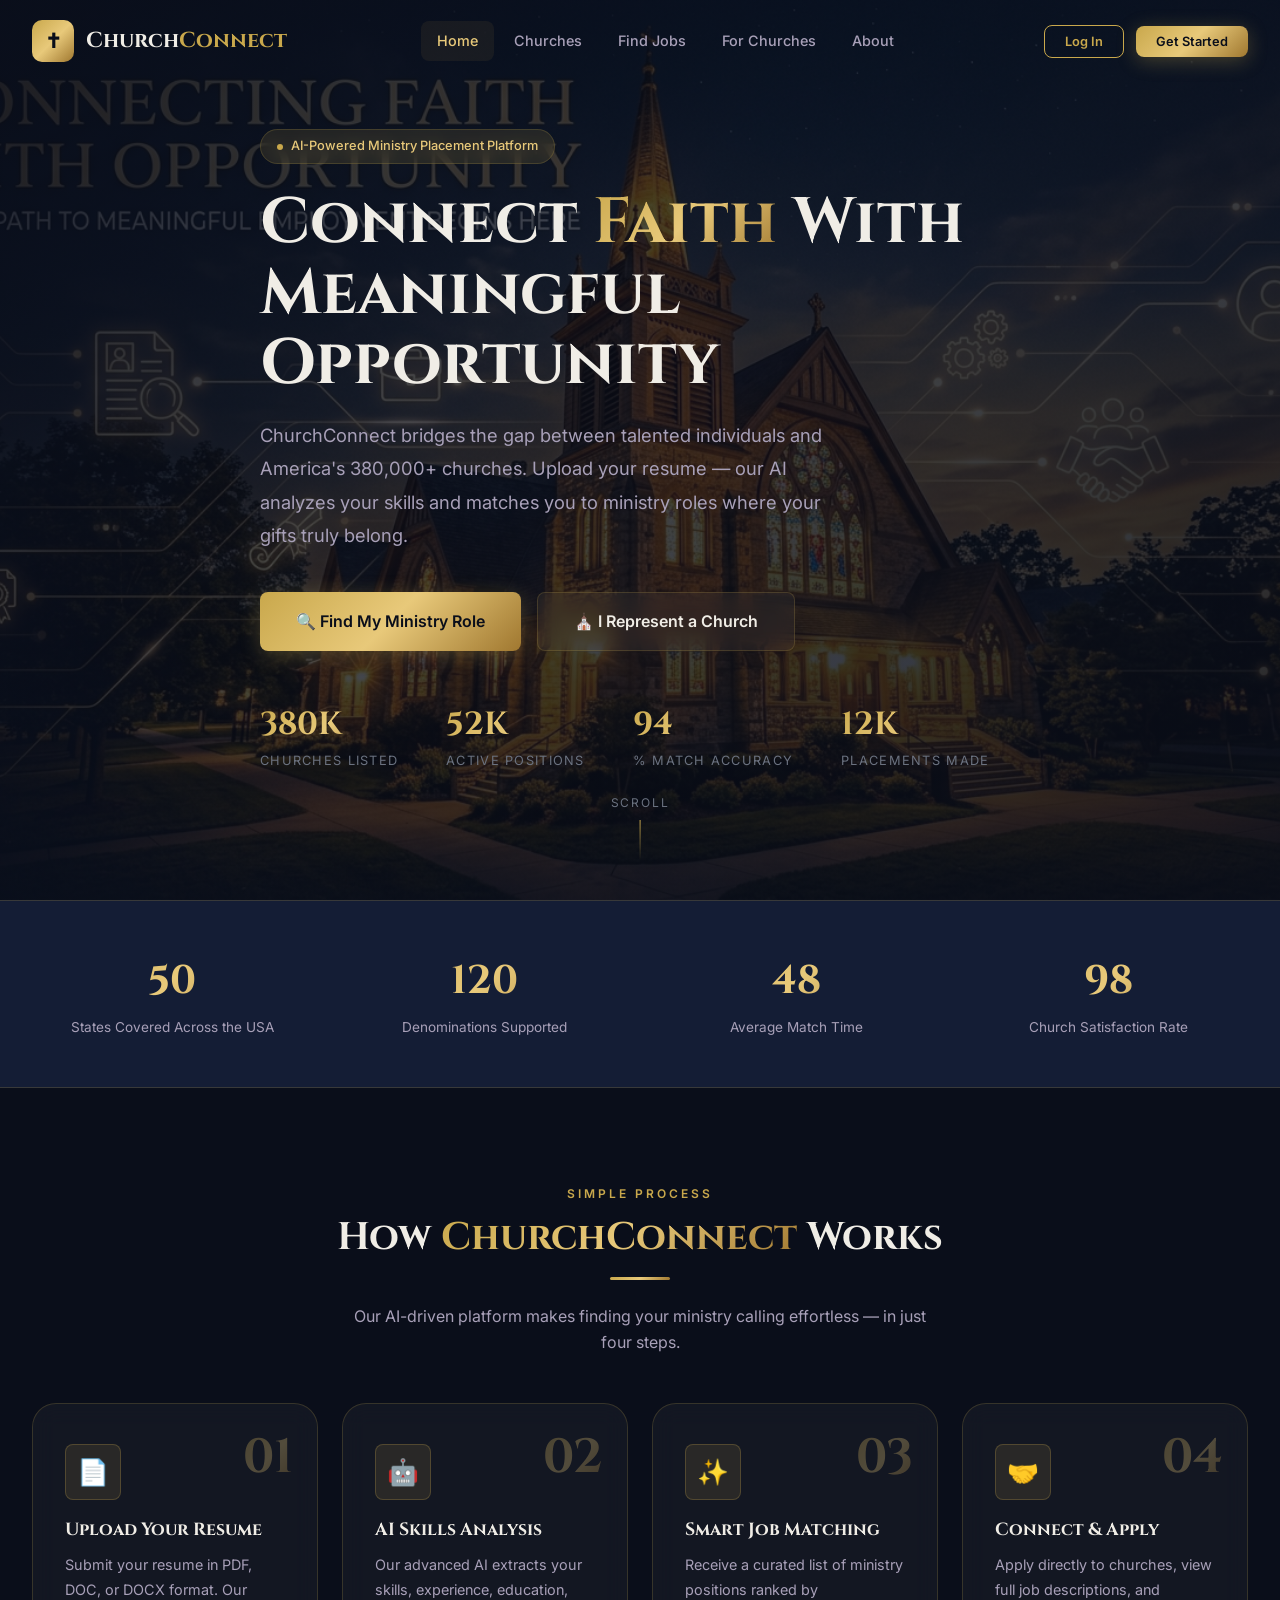
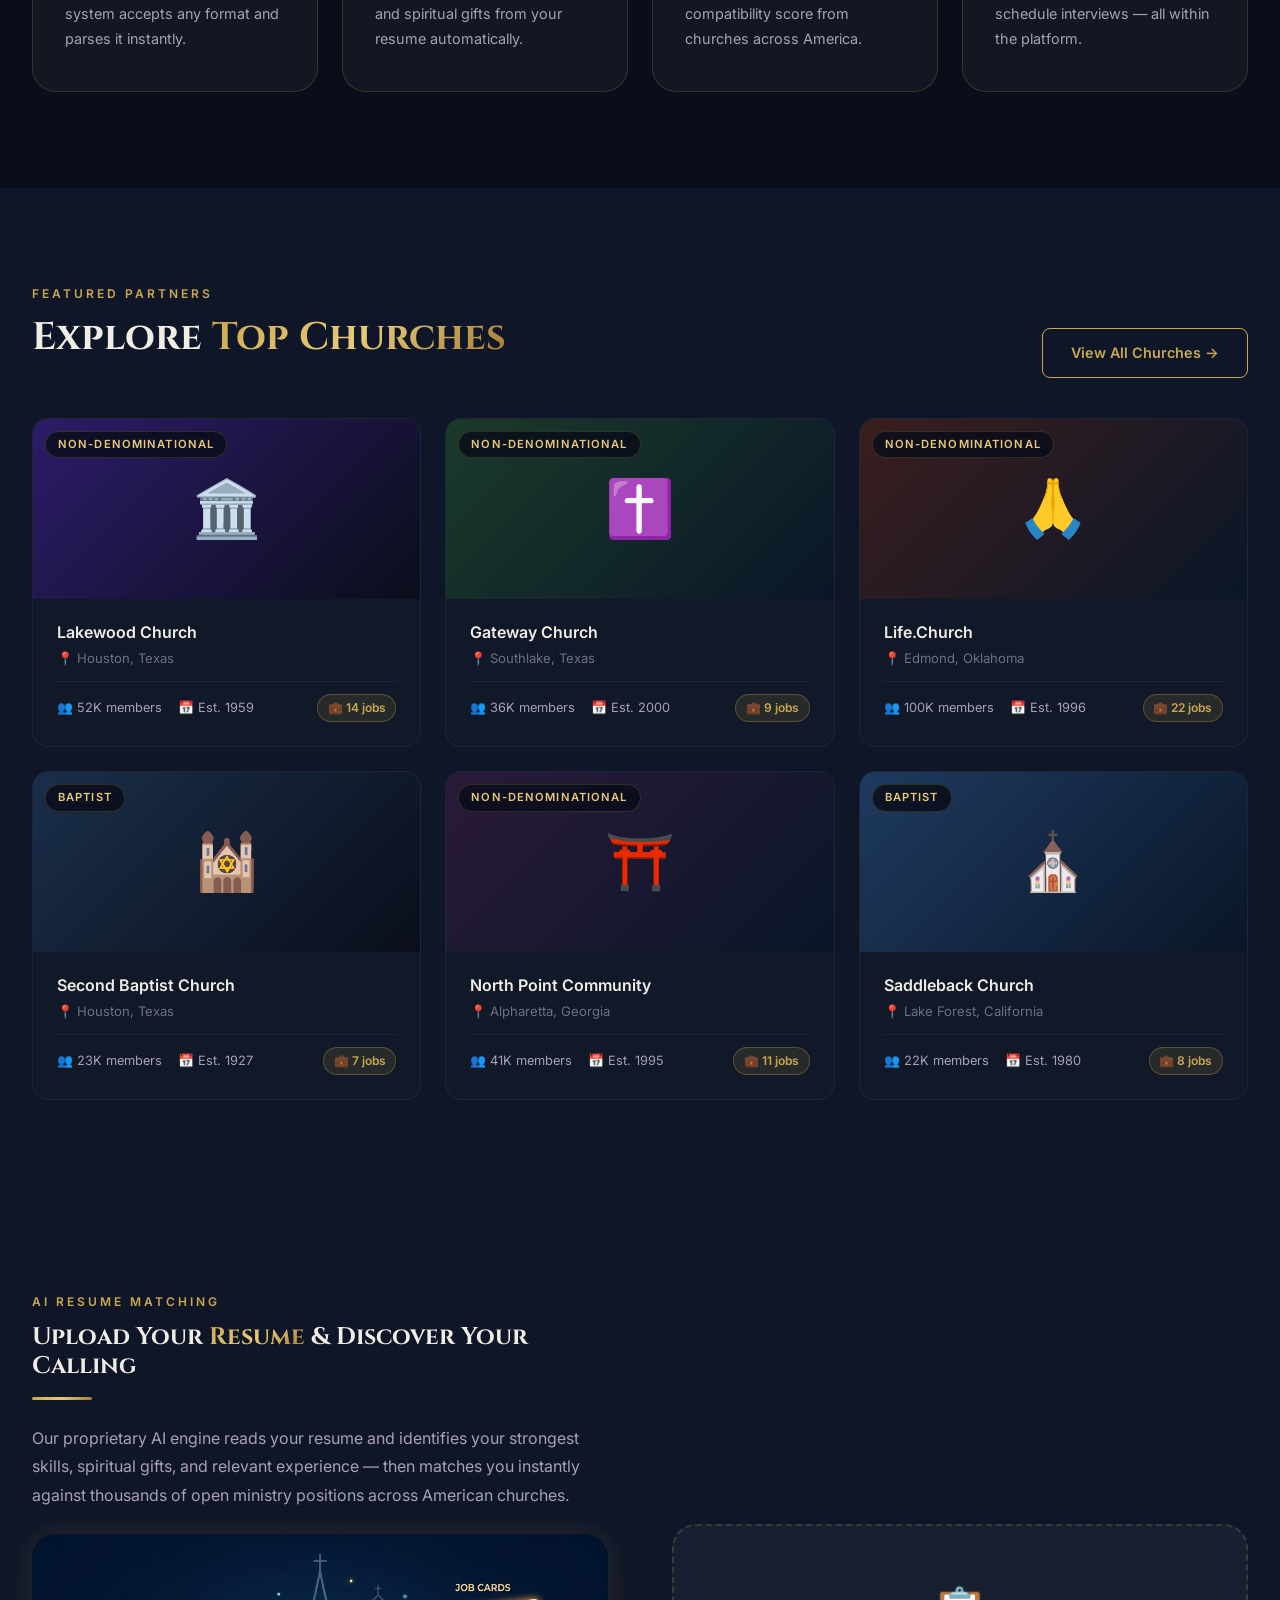
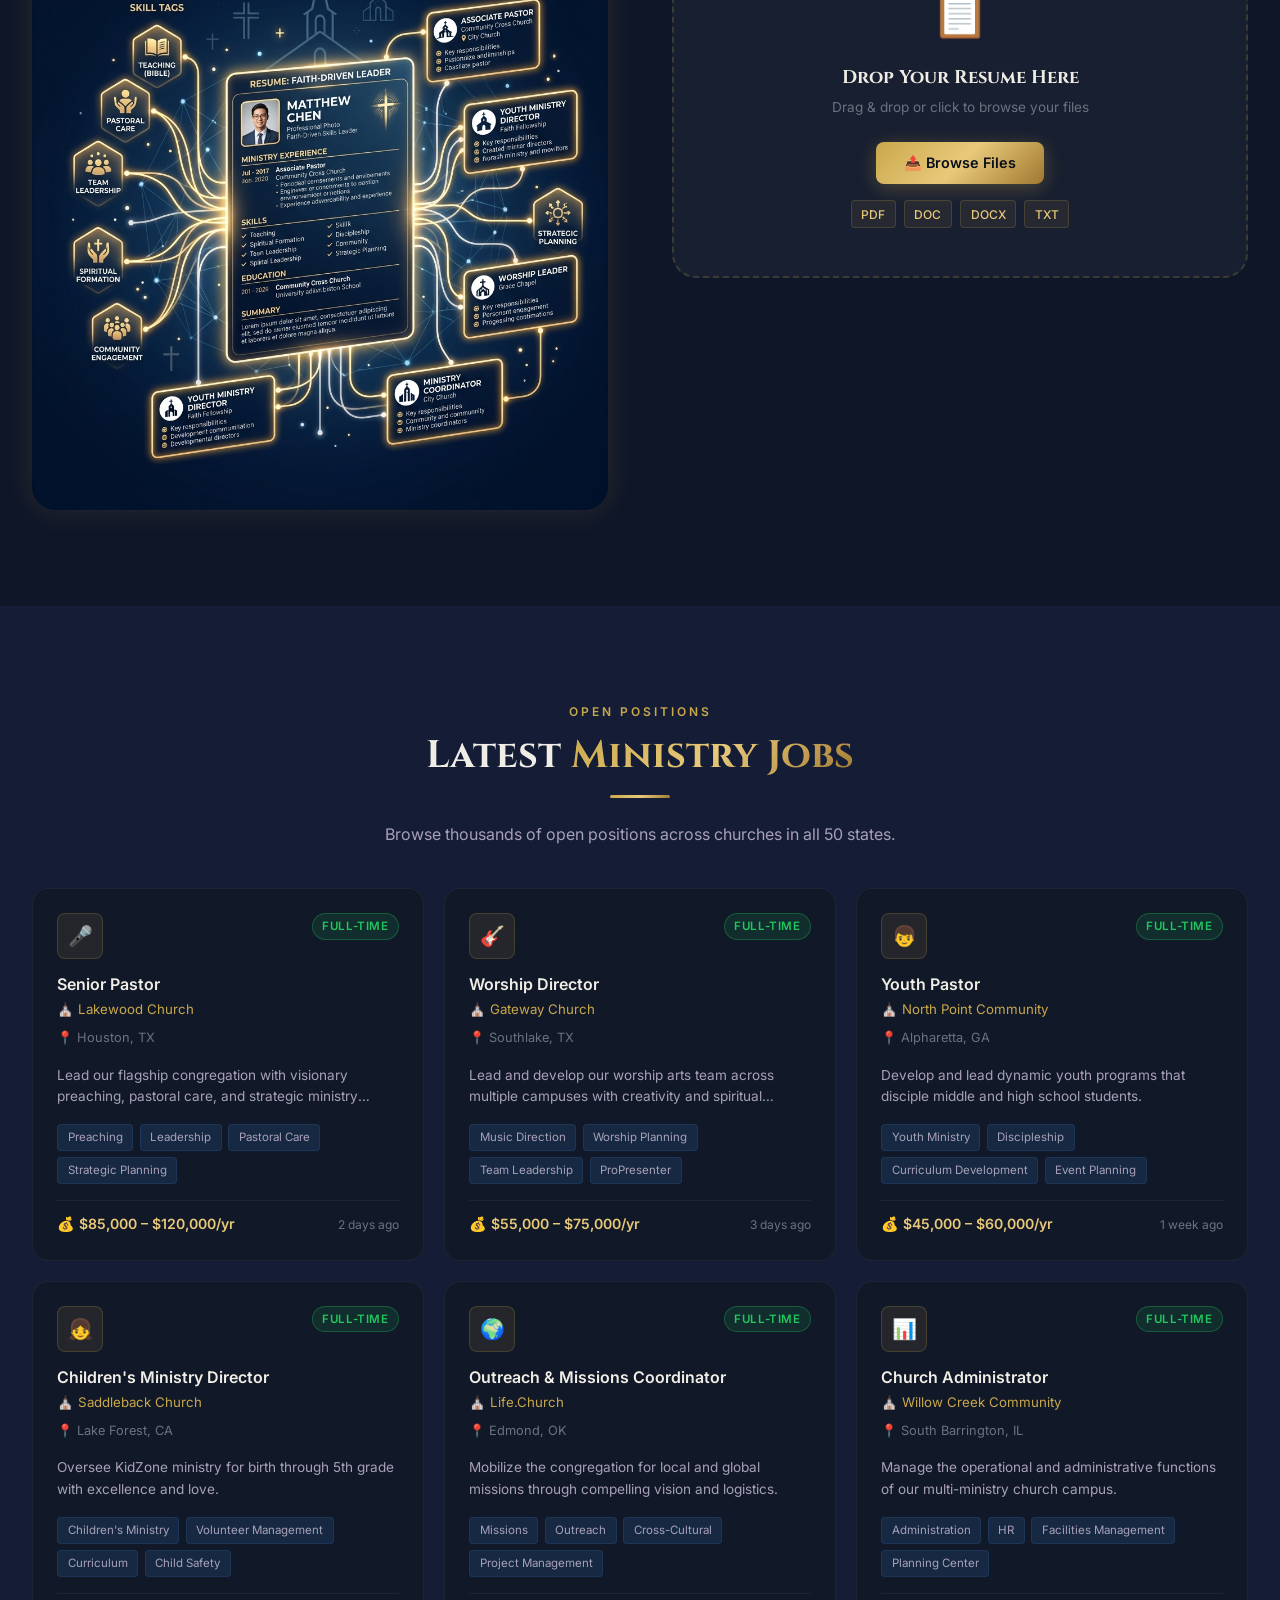
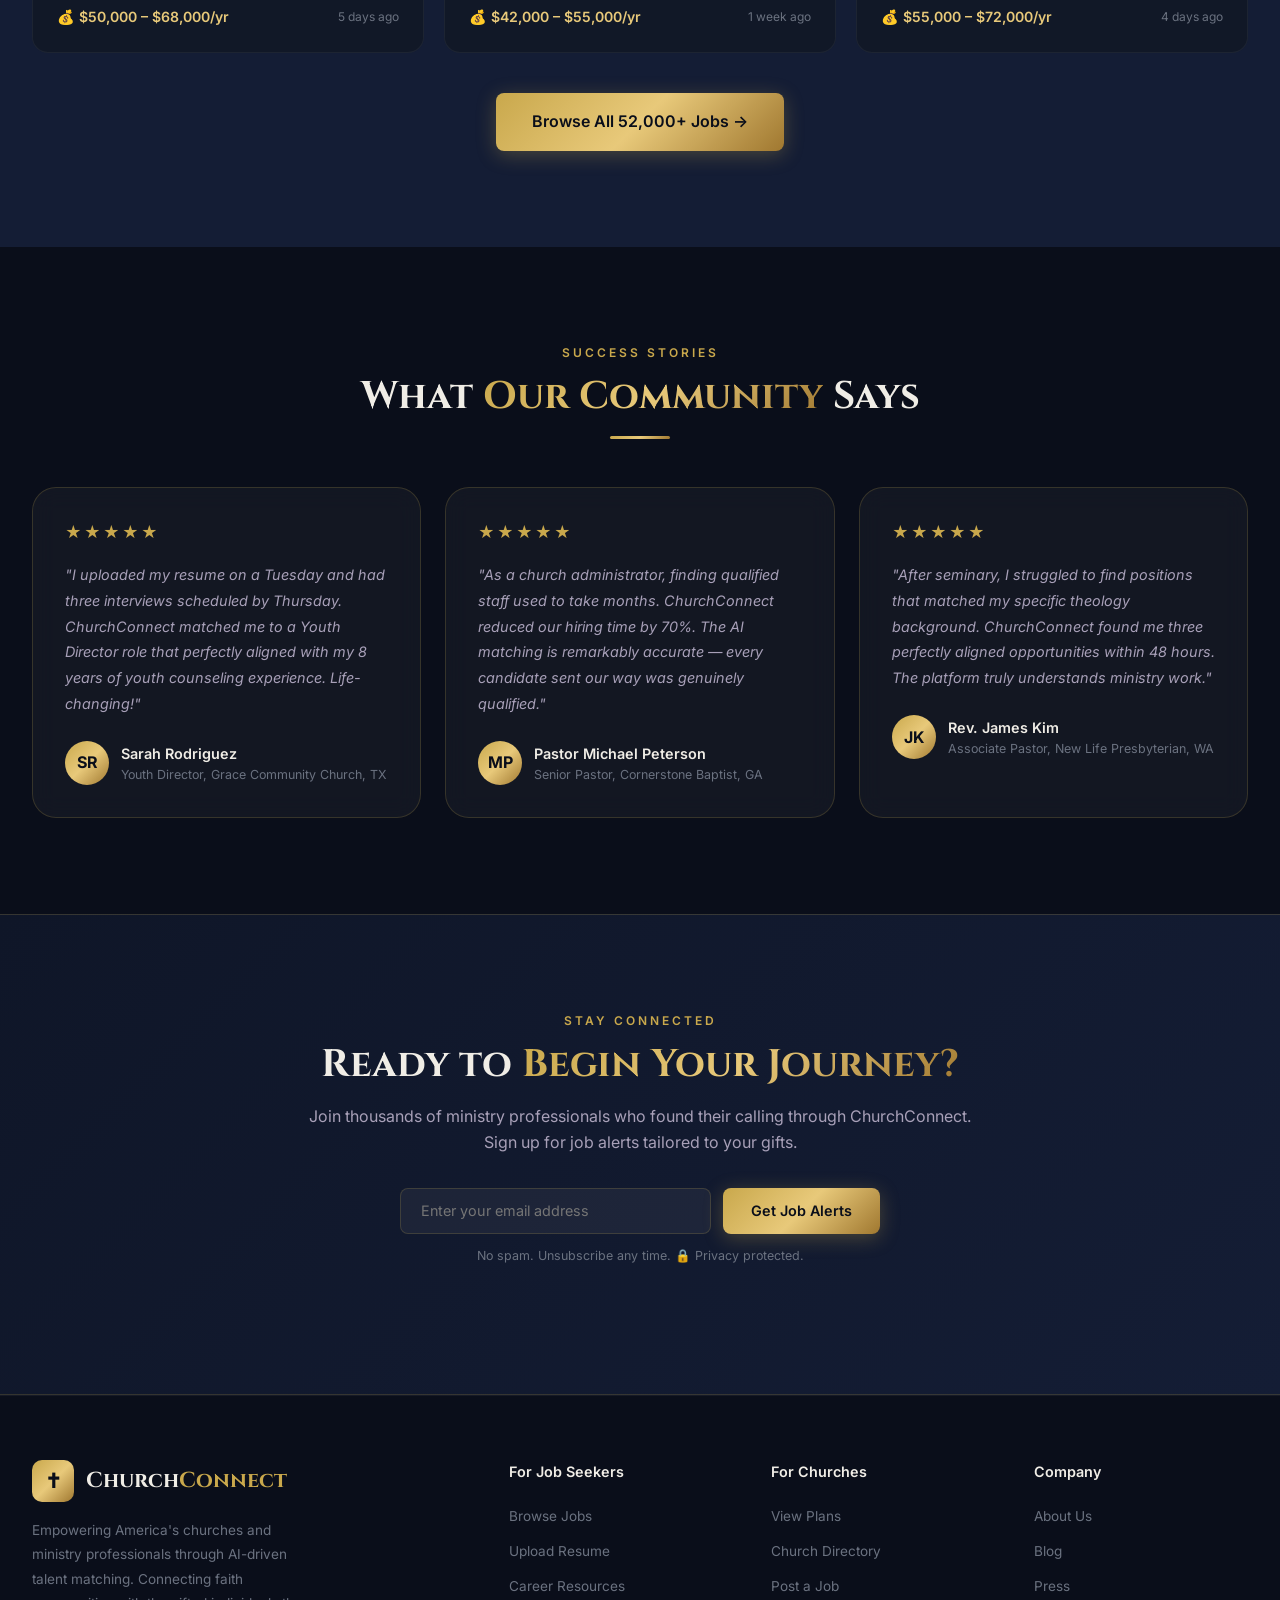
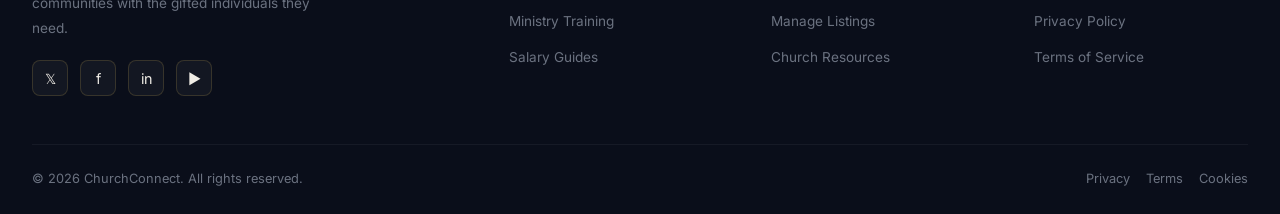
<file: index.html>
<!DOCTYPE html>
<html lang="en">
<head>
  <meta charset="UTF-8" />
  <meta name="viewport" content="width=device-width, initial-scale=1.0" />
  <title>ChurchConnect — AI-Powered Ministry Job Placement for American Churches</title>
  <meta name="description" content="ChurchConnect connects talented individuals to ministry positions across thousands of American churches using AI-powered resume matching. Upload your resume, get matched to your perfect ministry role." />
  <meta property="og:title" content="ChurchConnect — Connect Faith with Opportunity" />
  <meta property="og:description" content="AI-powered job matching for American churches. Upload your resume and discover your calling." />
  <link rel="stylesheet" href="styles.css" />
  <link rel="icon" href="data:image/svg+xml,<svg xmlns='http://www.w3.org/2000/svg' viewBox='0 0 100 100'><text y='.9em' font-size='90'>⛪</text></svg>" />
</head>
<body>
  <div class="animated-bg"></div>
  <canvas id="particles-canvas"></canvas>

  <!-- ─── NAVBAR ─── -->
  <nav class="navbar" id="navbar">
    <div class="container">
      <div class="nav-inner">
        <a href="index.html" class="nav-logo">
          <div class="logo-icon">✝</div>
          <div class="logo-text">Church<span>Connect</span></div>
        </a>
        <div class="nav-links" id="navLinks">
          <a href="index.html" class="active">Home</a>
          <a href="churches.html">Churches</a>
          <a href="jobs.html">Find Jobs</a>
          <a href="pricing.html">For Churches</a>
          <a href="#about">About</a>
        </div>
        <div class="nav-cta">
          <button class="btn btn-outline btn-sm" onclick="openModal('loginModal')">Log In</button>
          <button class="btn btn-primary btn-sm" onclick="openModal('signupModal')">Get Started</button>
          <div class="hamburger" id="hamburger" onclick="toggleNav()">
            <span></span><span></span><span></span>
          </div>
        </div>
      </div>
    </div>
  </nav>

  <!-- ─── HERO ─── -->
  <section class="hero">
    <div class="hero-bg"></div>
    <div class="hero-overlay"></div>
    <div class="container">
      <div class="hero-content">
        <div class="hero-badge">
          <span class="dot"></span>
          AI-Powered Ministry Placement Platform
        </div>
        <h1>
          Connect <span class="gold-text">Faith</span> With<br/>
          Meaningful Opportunity
        </h1>
        <p class="lead">
          ChurchConnect bridges the gap between talented individuals and America's 380,000+ churches. Upload your resume — our AI analyzes your skills and matches you to ministry roles where your gifts truly belong.
        </p>
        <div class="hero-actions">
          <a href="jobs.html" class="btn btn-primary btn-lg">
            🔍 Find My Ministry Role
          </a>
          <a href="pricing.html" class="btn btn-ghost btn-lg">
            ⛪ I Represent a Church
          </a>
        </div>
        <div class="hero-stats">
          <div class="hero-stat">
            <div class="num" data-target="380000">0</div>
            <div class="label">Churches Listed</div>
          </div>
          <div class="hero-stat">
            <div class="num" data-target="52000">0</div>
            <div class="label">Active Positions</div>
          </div>
          <div class="hero-stat">
            <div class="num" data-target="94">0</div>
            <div class="label">% Match Accuracy</div>
          </div>
          <div class="hero-stat">
            <div class="num" data-target="12000">0</div>
            <div class="label">Placements Made</div>
          </div>
        </div>
      </div>
    </div>
    <div class="hero-scroll" onclick="document.querySelector('.stats-banner').scrollIntoView({behavior:'smooth'})">
      <span>Scroll</span>
      <div class="scroll-line"></div>
    </div>
  </section>

  <!-- ─── STATS BANNER ─── -->
  <div class="stats-banner">
    <div class="container">
      <div class="stats-grid">
        <div class="stat-item fade-up">
          <span class="number" data-target="50">50</span>
          <div class="stat-label">States Covered Across the USA</div>
        </div>
        <div class="stat-item fade-up stagger-1">
          <span class="number" data-target="120">120+</span>
          <div class="stat-label">Denominations Supported</div>
        </div>
        <div class="stat-item fade-up stagger-2">
          <span class="number" data-target="48">48 hrs</span>
          <div class="stat-label">Average Match Time</div>
        </div>
        <div class="stat-item fade-up stagger-3">
          <span class="number" data-target="98">98%</span>
          <div class="stat-label">Church Satisfaction Rate</div>
        </div>
      </div>
    </div>
  </div>

  <!-- ─── HOW IT WORKS ─── -->
  <section class="section-pad" id="how-it-works">
    <div class="container">
      <div class="section-header centered text-center fade-up">
        <span class="section-label">Simple Process</span>
        <h2>How <span class="gold-text">ChurchConnect</span> Works</h2>
        <div class="gold-line"></div>
        <p>Our AI-driven platform makes finding your ministry calling effortless — in just four steps.</p>
      </div>
      <div class="hiw-grid">
        <div class="hiw-card fade-up stagger-1">
          <span class="hiw-num">01</span>
          <div class="hiw-icon">📄</div>
          <h3>Upload Your Resume</h3>
          <p>Submit your resume in PDF, DOC, or DOCX format. Our system accepts any format and parses it instantly.</p>
        </div>
        <div class="hiw-card fade-up stagger-2">
          <span class="hiw-num">02</span>
          <div class="hiw-icon">🤖</div>
          <h3>AI Skills Analysis</h3>
          <p>Our advanced AI extracts your skills, experience, education, and spiritual gifts from your resume automatically.</p>
        </div>
        <div class="hiw-card fade-up stagger-3">
          <span class="hiw-num">03</span>
          <div class="hiw-icon">✨</div>
          <h3>Smart Job Matching</h3>
          <p>Receive a curated list of ministry positions ranked by compatibility score from churches across America.</p>
        </div>
        <div class="hiw-card fade-up stagger-4">
          <span class="hiw-num">04</span>
          <div class="hiw-icon">🤝</div>
          <h3>Connect & Apply</h3>
          <p>Apply directly to churches, view full job descriptions, and schedule interviews — all within the platform.</p>
        </div>
      </div>
    </div>
  </section>

  <!-- ─── FEATURED CHURCHES ─── -->
  <section class="section-pad" id="featured-churches" style="background: var(--navy-2);">
    <div class="container">
      <div class="section-header fade-up" style="display:flex; justify-content:space-between; align-items:flex-end; flex-wrap:wrap; gap:1rem;">
        <div>
          <span class="section-label">Featured Partners</span>
          <h2>Explore <span class="gold-text">Top Churches</span></h2>
        </div>
        <a href="churches.html" class="btn btn-outline">View All Churches →</a>
      </div>
      <div class="churches-grid" id="featuredChurches">
        <!-- populated by JS -->
      </div>
    </div>
  </section>

  <!-- ─── RESUME UPLOAD SECTION ─── -->
  <section class="section-pad upload-section" id="resume-match">
    <div class="container">
      <div class="upload-grid">
        <div class="fade-up">
          <span class="section-label">AI Resume Matching</span>
          <h2>Upload Your <span class="gold-text">Resume</span> &amp; Discover Your Calling</h2>
          <div class="gold-line" style="margin-left:0;"></div>
          <p style="color:var(--text-secondary); margin-bottom:1.5rem; line-height:1.8;">
            Our proprietary AI engine reads your resume and identifies your strongest skills, spiritual gifts, and relevant experience — then matches you instantly against thousands of open ministry positions across American churches.
          </p>
          <div class="upload-feature-img">
            <img src="job_match_illustration_1791048232115.jpg" alt="AI-powered job matching illustration" />
          </div>
        </div>
        <div class="fade-up stagger-2">
          <div class="upload-box" id="uploadBox" onclick="document.getElementById('resumeInput').click()">
            <div id="uploadDefault">
              <div class="upload-icon">📋</div>
              <h3>Drop Your Resume Here</h3>
              <p>Drag &amp; drop or click to browse your files</p>
              <input type="file" id="resumeInput" accept=".pdf,.doc,.docx,.txt" onchange="handleResumeUpload(event)" />
              <button class="btn btn-primary" onclick="event.stopPropagation(); document.getElementById('resumeInput').click()">
                📤 Browse Files
              </button>
              <div class="file-types">
                <span class="file-type-badge">PDF</span>
                <span class="file-type-badge">DOC</span>
                <span class="file-type-badge">DOCX</span>
                <span class="file-type-badge">TXT</span>
              </div>
            </div>
            <div class="upload-progress" id="uploadProgress">
              <div class="upload-icon">⚙️</div>
              <h3 id="progressTitle">Analyzing Your Resume...</h3>
              <p id="progressStep">Extracting skills and experience</p>
              <div class="progress-bar-wrap">
                <div class="progress-bar-fill" id="progressFill"></div>
              </div>
              <p id="progressPct" style="font-size:0.85rem; color:var(--gold);">0%</p>
            </div>
          </div>
          <div class="job-results" id="jobResults" style="display:none;">
            <div style="display:flex; justify-content:space-between; align-items:center; margin-bottom:1rem;">
              <h3 style="font-size:1rem;">🎯 Your Top Matches</h3>
              <button class="btn btn-sm btn-outline" onclick="resetUpload()">Upload New</button>
            </div>
            <div id="matchCards"></div>
            <a href="jobs.html" class="btn btn-primary" style="width:100%; justify-content:center; margin-top:1rem;">
              View All Matched Jobs →
            </a>
          </div>
        </div>
      </div>
    </div>
  </section>

  <!-- ─── JOB LISTINGS PREVIEW ─── -->
  <section class="section-pad jobs-section">
    <div class="container">
      <div class="section-header text-center centered fade-up">
        <span class="section-label">Open Positions</span>
        <h2>Latest <span class="gold-text">Ministry Jobs</span></h2>
        <div class="gold-line"></div>
        <p>Browse thousands of open positions across churches in all 50 states.</p>
      </div>
      <div class="jobs-grid" id="featuredJobs" style="margin-top:2.5rem;">
        <!-- populated by JS -->
      </div>
      <div class="text-center" style="margin-top:2.5rem;">
        <a href="jobs.html" class="btn btn-primary btn-lg">Browse All 52,000+ Jobs →</a>
      </div>
    </div>
  </section>

  <!-- ─── TESTIMONIALS ─── -->
  <section class="section-pad testimonials-section" id="about">
    <div class="container">
      <div class="section-header text-center centered fade-up">
        <span class="section-label">Success Stories</span>
        <h2>What <span class="gold-text">Our Community</span> Says</h2>
        <div class="gold-line"></div>
      </div>
      <div class="testimonials-grid">
        <div class="testimonial-card fade-up">
          <div class="stars">★★★★★</div>
          <p class="testimonial-text">"I uploaded my resume on a Tuesday and had three interviews scheduled by Thursday. ChurchConnect matched me to a Youth Director role that perfectly aligned with my 8 years of youth counseling experience. Life-changing!"</p>
          <div class="testimonial-author">
            <div class="author-avatar">SR</div>
            <div>
              <div class="author-name">Sarah Rodriguez</div>
              <div class="author-role">Youth Director, Grace Community Church, TX</div>
            </div>
          </div>
        </div>
        <div class="testimonial-card fade-up stagger-1">
          <div class="stars">★★★★★</div>
          <p class="testimonial-text">"As a church administrator, finding qualified staff used to take months. ChurchConnect reduced our hiring time by 70%. The AI matching is remarkably accurate — every candidate sent our way was genuinely qualified."</p>
          <div class="testimonial-author">
            <div class="author-avatar">MP</div>
            <div>
              <div class="author-name">Pastor Michael Peterson</div>
              <div class="author-role">Senior Pastor, Cornerstone Baptist, GA</div>
            </div>
          </div>
        </div>
        <div class="testimonial-card fade-up stagger-2">
          <div class="stars">★★★★★</div>
          <p class="testimonial-text">"After seminary, I struggled to find positions that matched my specific theology background. ChurchConnect found me three perfectly aligned opportunities within 48 hours. The platform truly understands ministry work."</p>
          <div class="testimonial-author">
            <div class="author-avatar">JK</div>
            <div>
              <div class="author-name">Rev. James Kim</div>
              <div class="author-role">Associate Pastor, New Life Presbyterian, WA</div>
            </div>
          </div>
        </div>
      </div>
    </div>
  </section>

  <!-- ─── CTA SECTION ─── -->
  <section class="section-pad cta-section">
    <div class="container">
      <div class="cta-inner">
        <span class="section-label text-center" style="display:block; text-align:center;">Stay Connected</span>
        <h2>Ready to <span class="gold-text">Begin Your Journey?</span></h2>
        <p>Join thousands of ministry professionals who found their calling through ChurchConnect. Sign up for job alerts tailored to your gifts.</p>
        <div class="cta-form">
          <input type="email" class="cta-input" placeholder="Enter your email address" id="ctaEmail" />
          <button class="btn btn-primary" onclick="subscribeEmail()">Get Job Alerts</button>
        </div>
        <p style="font-size:0.78rem; color:var(--text-muted); margin-top:0.75rem;">No spam. Unsubscribe any time. 🔒 Privacy protected.</p>
      </div>
    </div>
  </section>

  <!-- ─── FOOTER ─── -->
  <footer class="footer">
    <div class="container">
      <div class="footer-grid">
        <div class="footer-brand">
          <div class="nav-logo">
            <div class="logo-icon">✝</div>
            <div class="logo-text">Church<span>Connect</span></div>
          </div>
          <p>Empowering America's churches and ministry professionals through AI-driven talent matching. Connecting faith communities with the gifted individuals they need.</p>
          <div class="footer-socials">
            <div class="social-btn">𝕏</div>
            <div class="social-btn">f</div>
            <div class="social-btn">in</div>
            <div class="social-btn">▶</div>
          </div>
        </div>
        <div class="footer-col">
          <h4>For Job Seekers</h4>
          <ul>
            <li><a href="jobs.html">Browse Jobs</a></li>
            <li><a href="jobs.html#upload">Upload Resume</a></li>
            <li><a href="#">Career Resources</a></li>
            <li><a href="#">Ministry Training</a></li>
            <li><a href="#">Salary Guides</a></li>
          </ul>
        </div>
        <div class="footer-col">
          <h4>For Churches</h4>
          <ul>
            <li><a href="pricing.html">View Plans</a></li>
            <li><a href="churches.html">Church Directory</a></li>
            <li><a href="#">Post a Job</a></li>
            <li><a href="#">Manage Listings</a></li>
            <li><a href="#">Church Resources</a></li>
          </ul>
        </div>
        <div class="footer-col">
          <h4>Company</h4>
          <ul>
            <li><a href="#about">About Us</a></li>
            <li><a href="#">Blog</a></li>
            <li><a href="#">Press</a></li>
            <li><a href="#">Privacy Policy</a></li>
            <li><a href="#">Terms of Service</a></li>
          </ul>
        </div>
      </div>
      <div class="footer-bottom">
        <span>© 2026 ChurchConnect. All rights reserved.</span>
        <span style="display:flex; gap:1rem;">
          <a href="#" style="color:var(--text-muted);" onmouseover="this.style.color='var(--gold-light)'" onmouseout="this.style.color='var(--text-muted)'">Privacy</a>
          <a href="#" style="color:var(--text-muted);" onmouseover="this.style.color='var(--gold-light)'" onmouseout="this.style.color='var(--text-muted)'">Terms</a>
          <a href="#" style="color:var(--text-muted);" onmouseover="this.style.color='var(--gold-light)'" onmouseout="this.style.color='var(--text-muted)'">Cookies</a>
        </span>
      </div>
    </div>
  </footer>

  <!-- ─── LOGIN MODAL ─── -->
  <div class="modal-overlay" id="loginModal">
    <div class="modal">
      <div class="modal-header">
        <div>
          <h3 style="font-family:'Cinzel',serif;">Welcome Back</h3>
          <p style="color:var(--text-muted); font-size:0.85rem; margin-top:0.25rem;">Sign in to your ChurchConnect account</p>
        </div>
        <button class="modal-close" onclick="closeModal('loginModal')">✕</button>
      </div>
      <div class="form-group">
        <label class="form-label">Email Address</label>
        <input type="email" class="form-input" placeholder="you@example.com" />
      </div>
      <div class="form-group">
        <label class="form-label">Password</label>
        <input type="password" class="form-input" placeholder="••••••••" />
      </div>
      <button class="btn btn-primary" style="width:100%; justify-content:center; margin-bottom:1rem;" onclick="showToast('Welcome back! Redirecting...','success'); closeModal('loginModal');">Sign In</button>
      <p style="text-align:center; font-size:0.85rem; color:var(--text-muted);">Don't have an account? <a href="#" style="color:var(--gold);" onclick="closeModal('loginModal'); openModal('signupModal')">Create one</a></p>
    </div>
  </div>

  <!-- ─── SIGNUP MODAL ─── -->
  <div class="modal-overlay" id="signupModal">
    <div class="modal">
      <div class="modal-header">
        <div>
          <h3 style="font-family:'Cinzel',serif;">Join ChurchConnect</h3>
          <p style="color:var(--text-muted); font-size:0.85rem; margin-top:0.25rem;">Find your calling in ministry</p>
        </div>
        <button class="modal-close" onclick="closeModal('signupModal')">✕</button>
      </div>
      <div class="form-row">
        <div class="form-group">
          <label class="form-label">First Name</label>
          <input type="text" class="form-input" placeholder="John" />
        </div>
        <div class="form-group">
          <label class="form-label">Last Name</label>
          <input type="text" class="form-input" placeholder="Doe" />
        </div>
      </div>
      <div class="form-group">
        <label class="form-label">Email Address</label>
        <input type="email" class="form-input" placeholder="you@example.com" />
      </div>
      <div class="form-group">
        <label class="form-label">I am a...</label>
        <select class="form-input filter-select" style="width:100%;">
          <option value="seeker">Job Seeker (Individual)</option>
          <option value="church">Church / Organization</option>
          <option value="seminary">Seminary / Bible College</option>
        </select>
      </div>
      <div class="form-group">
        <label class="form-label">Password</label>
        <input type="password" class="form-input" placeholder="Create a strong password" />
      </div>
      <button class="btn btn-primary" style="width:100%; justify-content:center; margin-bottom:1rem;" onclick="showToast('Account created! Welcome to ChurchConnect 🎉','success'); closeModal('signupModal');">Create Account</button>
      <p style="text-align:center; font-size:0.82rem; color:var(--text-muted);">By signing up you agree to our <a href="#" style="color:var(--gold);">Terms</a> &amp; <a href="#" style="color:var(--gold);">Privacy Policy</a></p>
    </div>
  </div>

  <!-- ─── TOAST CONTAINER ─── -->
  <div class="toast-container" id="toastContainer"></div>

  <script src="app.js"></script>
</body>
</html>
</file>
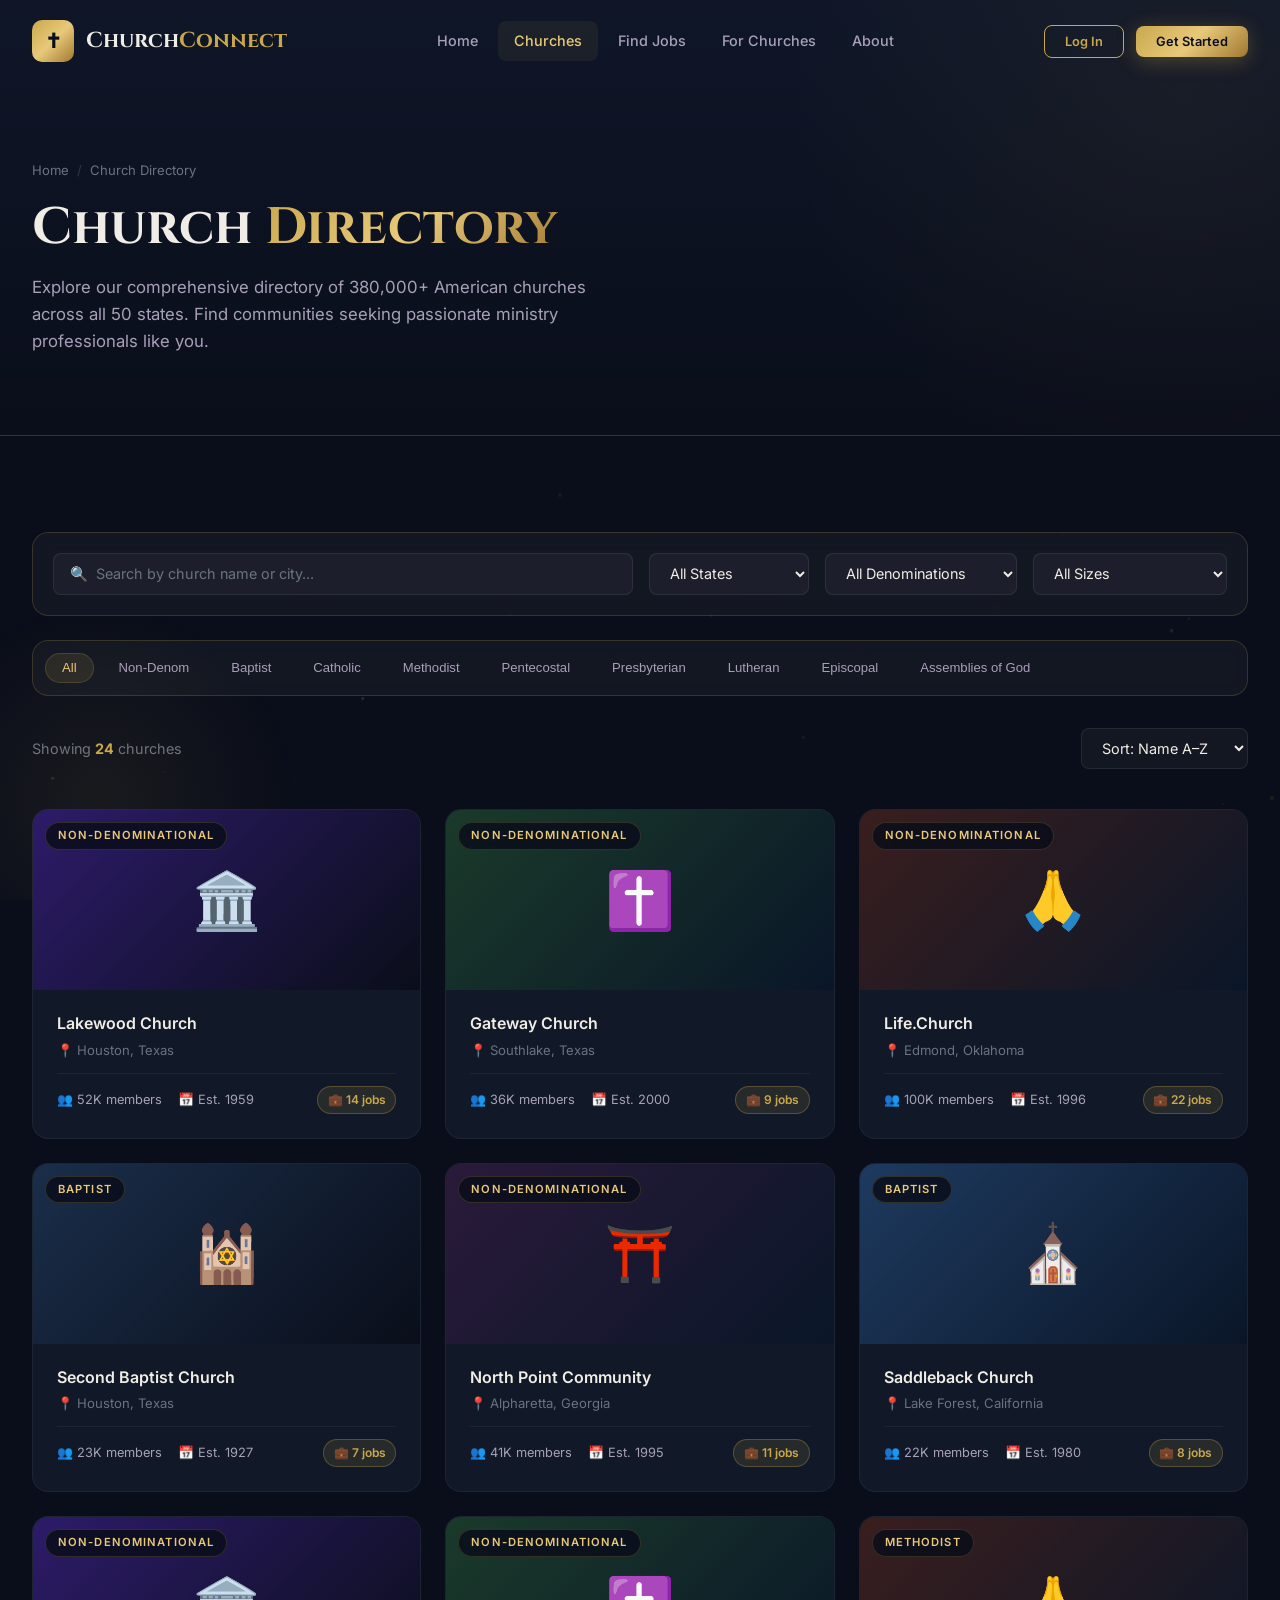
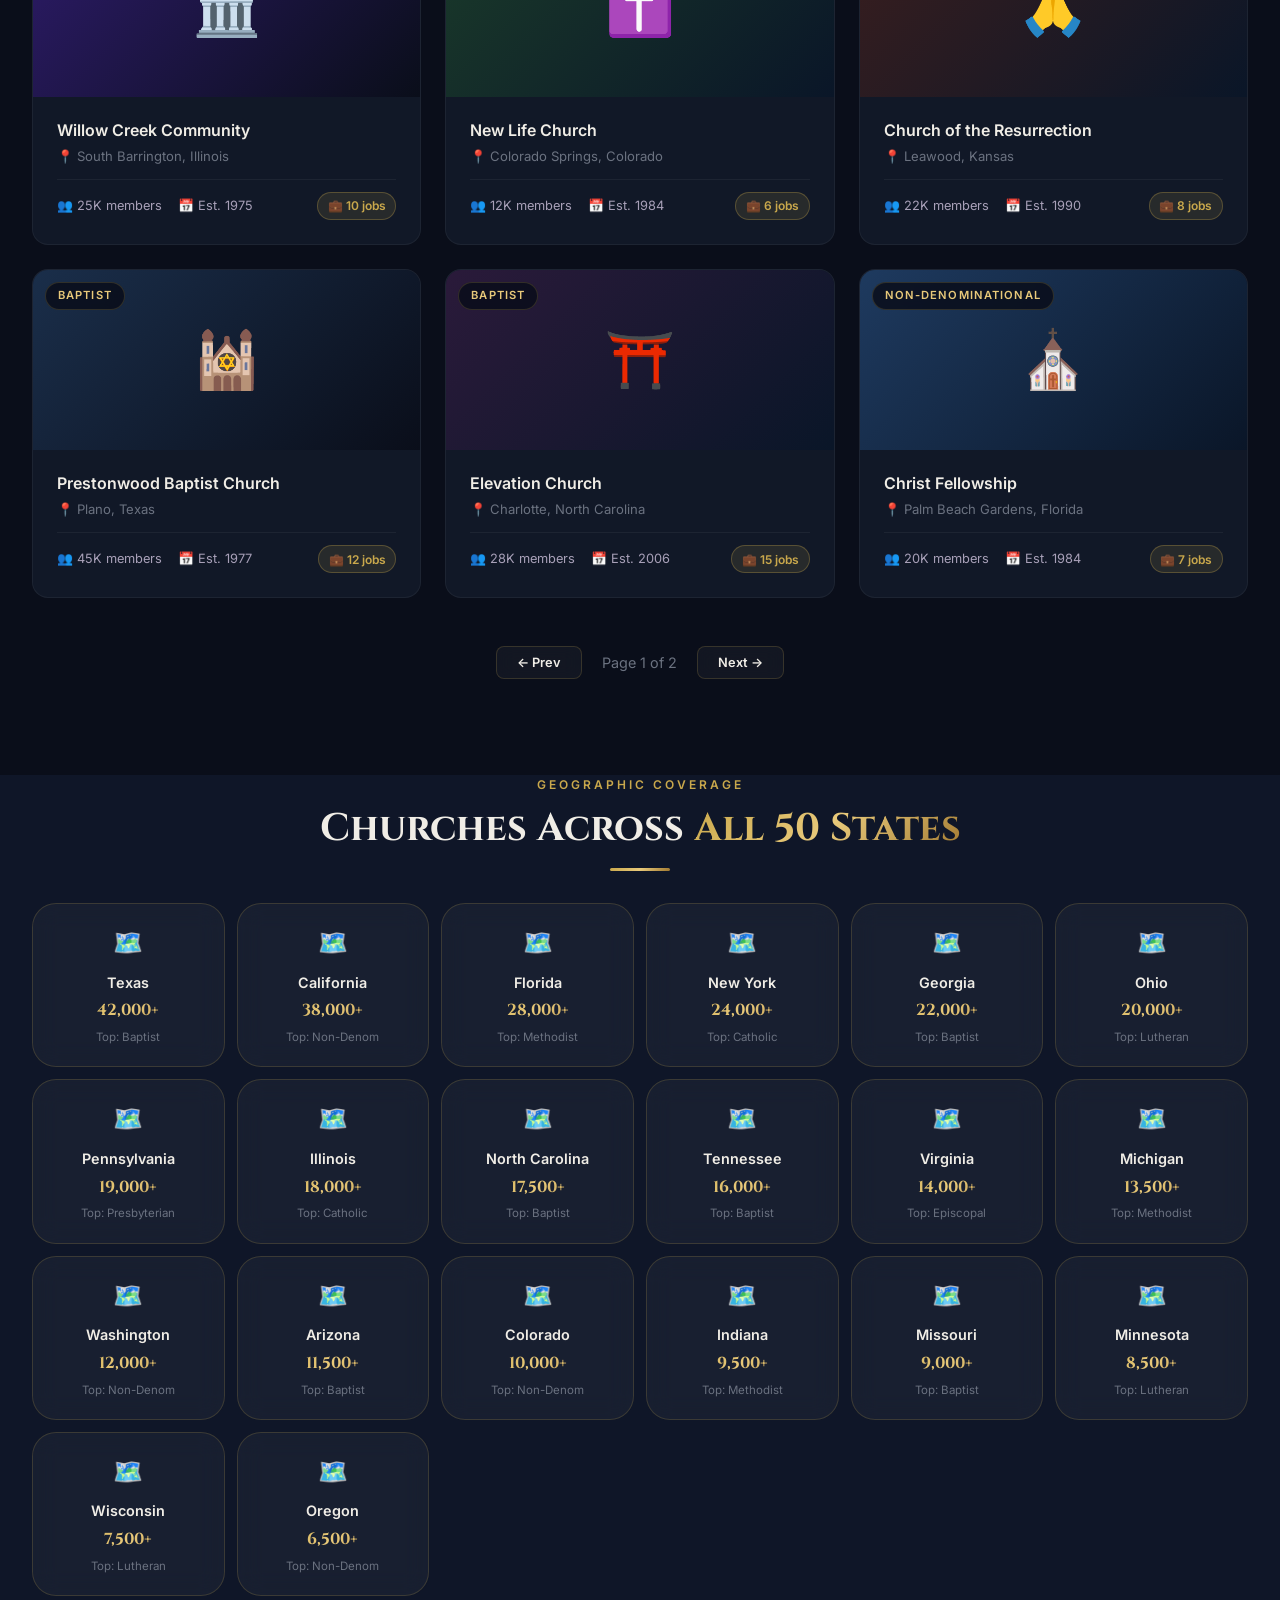
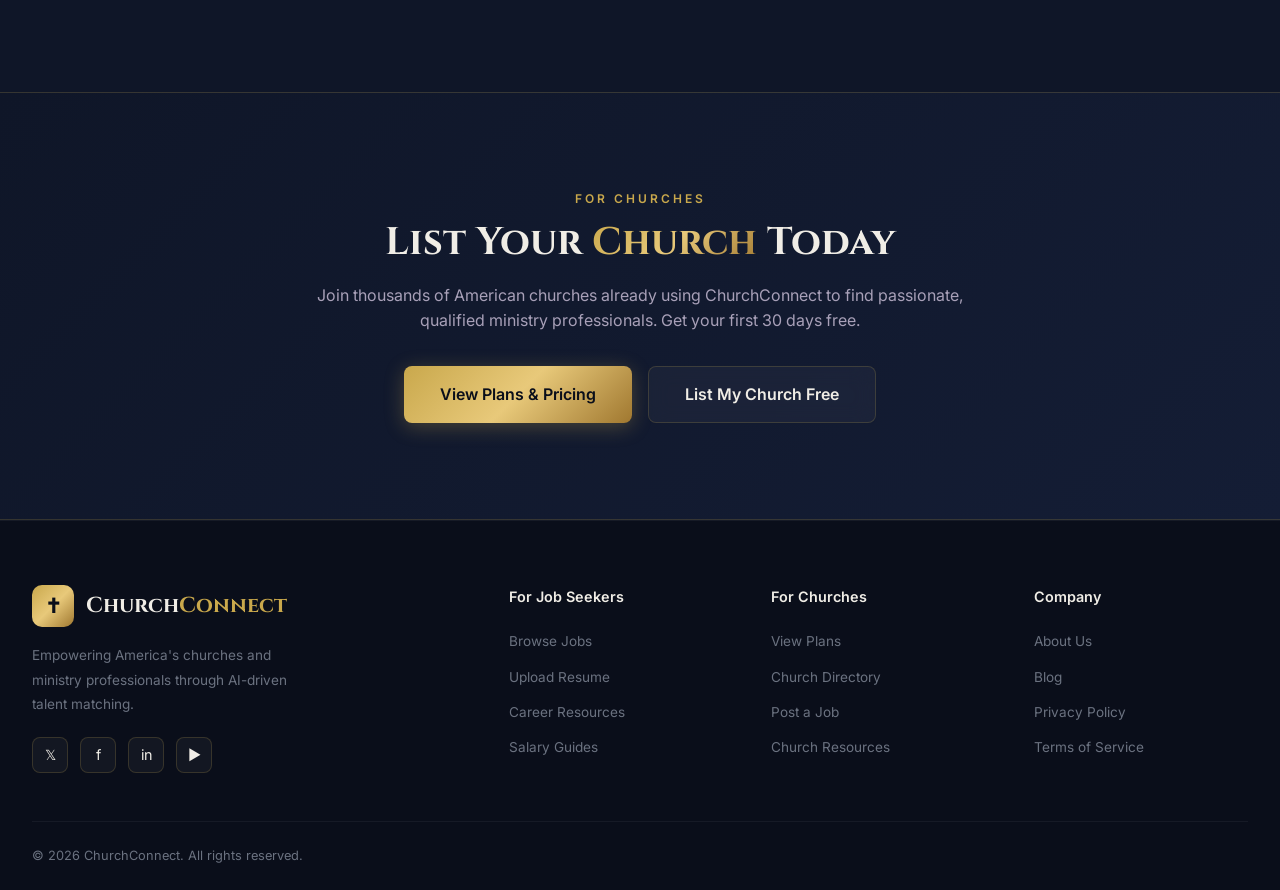
<file: churches.html>
<!DOCTYPE html>
<html lang="en">
<head>
  <meta charset="UTF-8" />
  <meta name="viewport" content="width=device-width, initial-scale=1.0" />
  <title>Church Directory — ChurchConnect | Browse 380,000+ American Churches</title>
  <meta name="description" content="Explore ChurchConnect's comprehensive directory of American churches across all 50 states and 120+ denominations. Find the perfect church community to serve." />
  <link rel="stylesheet" href="styles.css" />
  <link rel="icon" href="data:image/svg+xml,<svg xmlns='http://www.w3.org/2000/svg' viewBox='0 0 100 100'><text y='.9em' font-size='90'>⛪</text></svg>" />
</head>
<body>
  <div class="animated-bg"></div>
  <canvas id="particles-canvas"></canvas>

  <!-- ─── NAVBAR ─── -->
  <nav class="navbar scrolled" id="navbar">
    <div class="container">
      <div class="nav-inner">
        <a href="index.html" class="nav-logo">
          <div class="logo-icon">✝</div>
          <div class="logo-text">Church<span>Connect</span></div>
        </a>
        <div class="nav-links" id="navLinks">
          <a href="index.html">Home</a>
          <a href="churches.html" class="active">Churches</a>
          <a href="jobs.html">Find Jobs</a>
          <a href="pricing.html">For Churches</a>
          <a href="index.html#about">About</a>
        </div>
        <div class="nav-cta">
          <button class="btn btn-outline btn-sm" onclick="openModal('loginModal')">Log In</button>
          <button class="btn btn-primary btn-sm" onclick="openModal('signupModal')">Get Started</button>
          <div class="hamburger" id="hamburger" onclick="toggleNav()">
            <span></span><span></span><span></span>
          </div>
        </div>
      </div>
    </div>
  </nav>

  <!-- ─── PAGE HEADER ─── -->
  <div class="page-header">
    <div class="container">
      <div class="breadcrumb">
        <a href="index.html">Home</a>
        <span class="sep">/</span>
        <span>Church Directory</span>
      </div>
      <h1>Church <span class="gold-text">Directory</span></h1>
      <p>Explore our comprehensive directory of 380,000+ American churches across all 50 states. Find communities seeking passionate ministry professionals like you.</p>
    </div>
  </div>

  <!-- ─── DIRECTORY SECTION ─── -->
  <section class="section-pad">
    <div class="container">

      <!-- Search & Filter Bar -->
      <div class="jobs-filter-bar" style="margin-bottom:1.5rem;">
        <input type="text" class="filter-input" placeholder="🔍  Search by church name or city..." id="churchSearch" oninput="filterChurches()" />
        <select class="filter-select" id="stateFilter" onchange="filterChurches()">
          <option value="">All States</option>
          <option>Alabama</option><option>Alaska</option><option>Arizona</option>
          <option>Arkansas</option><option>California</option><option>Colorado</option>
          <option>Connecticut</option><option>Florida</option><option>Georgia</option>
          <option>Illinois</option><option>Indiana</option><option>Iowa</option>
          <option>Kansas</option><option>Kentucky</option><option>Louisiana</option>
          <option>Maryland</option><option>Massachusetts</option><option>Michigan</option>
          <option>Minnesota</option><option>Mississippi</option><option>Missouri</option>
          <option>New York</option><option>North Carolina</option><option>Ohio</option>
          <option>Oklahoma</option><option>Oregon</option><option>Pennsylvania</option>
          <option>Tennessee</option><option>Texas</option><option>Virginia</option>
          <option>Washington</option><option>Wisconsin</option>
        </select>
        <select class="filter-select" id="denomFilter" onchange="filterChurches()">
          <option value="">All Denominations</option>
          <option>Baptist</option>
          <option>Catholic</option>
          <option>Methodist</option>
          <option>Presbyterian</option>
          <option>Lutheran</option>
          <option>Pentecostal</option>
          <option>Episcopal</option>
          <option>Non-Denominational</option>
          <option>Church of Christ</option>
          <option>Assemblies of God</option>
          <option>Reformed</option>
          <option>Adventist</option>
        </select>
        <select class="filter-select" id="sizeFilter" onchange="filterChurches()">
          <option value="">All Sizes</option>
          <option>Micro (under 50)</option>
          <option>Small (50–200)</option>
          <option>Medium (200–1,000)</option>
          <option>Large (1,000–5,000)</option>
          <option>Mega (5,000+)</option>
        </select>
      </div>

      <!-- Denomination Tabs -->
      <div class="denom-tabs" id="denomTabs">
        <button class="denom-tab active" onclick="filterByDenom('', this)">All</button>
        <button class="denom-tab" onclick="filterByDenom('Non-Denominational', this)">Non-Denom</button>
        <button class="denom-tab" onclick="filterByDenom('Baptist', this)">Baptist</button>
        <button class="denom-tab" onclick="filterByDenom('Catholic', this)">Catholic</button>
        <button class="denom-tab" onclick="filterByDenom('Methodist', this)">Methodist</button>
        <button class="denom-tab" onclick="filterByDenom('Pentecostal', this)">Pentecostal</button>
        <button class="denom-tab" onclick="filterByDenom('Presbyterian', this)">Presbyterian</button>
        <button class="denom-tab" onclick="filterByDenom('Lutheran', this)">Lutheran</button>
        <button class="denom-tab" onclick="filterByDenom('Episcopal', this)">Episcopal</button>
        <button class="denom-tab" onclick="filterByDenom('Assemblies of God', this)">Assemblies of God</button>
      </div>

      <!-- Results Count -->
      <div style="display:flex; justify-content:space-between; align-items:center; margin-bottom:1.5rem; flex-wrap:wrap; gap:0.75rem;">
        <p id="resultsCount" style="color:var(--text-muted); font-size:0.9rem;">Showing <strong style="color:var(--gold);">24</strong> churches</p>
        <select class="filter-select" id="sortFilter" onchange="filterChurches()" style="min-width:140px;">
          <option value="name">Sort: Name A–Z</option>
          <option value="jobs">Most Open Jobs</option>
          <option value="size">Largest First</option>
          <option value="newest">Recently Added</option>
        </select>
      </div>

      <!-- Church Cards Grid -->
      <div class="churches-grid" id="churchGrid">
        <!-- populated by JS -->
      </div>

      <!-- Pagination -->
      <div style="display:flex; justify-content:center; gap:0.5rem; margin-top:3rem;" id="pagination">
        <button class="btn btn-ghost btn-sm" onclick="changePage(-1)" id="prevBtn">← Prev</button>
        <span id="pageInfo" style="display:flex; align-items:center; color:var(--text-muted); font-size:0.9rem; padding:0 0.75rem;">Page 1 of 20</span>
        <button class="btn btn-ghost btn-sm" onclick="changePage(1)" id="nextBtn">Next →</button>
      </div>

    </div>
  </section>

  <!-- ─── MAP SECTION ─── -->
  <section class="section-pad" style="background:var(--navy-2); padding-top:0;">
    <div class="container">
      <div class="section-header text-center centered fade-up">
        <span class="section-label">Geographic Coverage</span>
        <h2>Churches Across <span class="gold-text">All 50 States</span></h2>
        <div class="gold-line"></div>
      </div>
      <div style="display:grid; grid-template-columns: repeat(auto-fill, minmax(160px, 1fr)); gap:0.75rem; margin-top:2rem;">
        <!-- State coverage cards -->
        <script>
          const stateData = [
            {state:'Texas', count:'42,000+', top:'Baptist'},
            {state:'California', count:'38,000+', top:'Non-Denom'},
            {state:'Florida', count:'28,000+', top:'Methodist'},
            {state:'New York', count:'24,000+', top:'Catholic'},
            {state:'Georgia', count:'22,000+', top:'Baptist'},
            {state:'Ohio', count:'20,000+', top:'Lutheran'},
            {state:'Pennsylvania', count:'19,000+', top:'Presbyterian'},
            {state:'Illinois', count:'18,000+', top:'Catholic'},
            {state:'North Carolina', count:'17,500+', top:'Baptist'},
            {state:'Tennessee', count:'16,000+', top:'Baptist'},
            {state:'Virginia', count:'14,000+', top:'Episcopal'},
            {state:'Michigan', count:'13,500+', top:'Methodist'},
          ];
          document.addEventListener('DOMContentLoaded', () => {
            const wrap = document.querySelector('.state-wrap');
          });
        </script>
      </div>
      <div style="display:grid; grid-template-columns: repeat(auto-fill, minmax(180px, 1fr)); gap:0.75rem;" id="stateGrid">
      </div>
    </div>
  </section>

  <!-- ─── JOIN CTA ─── -->
  <section class="section-pad cta-section">
    <div class="container">
      <div class="cta-inner text-center">
        <span class="section-label" style="display:block; text-align:center;">For Churches</span>
        <h2>List Your <span class="gold-text">Church</span> Today</h2>
        <p>Join thousands of American churches already using ChurchConnect to find passionate, qualified ministry professionals. Get your first 30 days free.</p>
        <div style="display:flex; gap:1rem; justify-content:center; flex-wrap:wrap; margin-top:1.5rem;">
          <a href="pricing.html" class="btn btn-primary btn-lg">View Plans & Pricing</a>
          <button class="btn btn-ghost btn-lg" onclick="openModal('signupModal')">List My Church Free</button>
        </div>
      </div>
    </div>
  </section>

  <!-- FOOTER -->
  <footer class="footer">
    <div class="container">
      <div class="footer-grid">
        <div class="footer-brand">
          <div class="nav-logo">
            <div class="logo-icon">✝</div>
            <div class="logo-text">Church<span>Connect</span></div>
          </div>
          <p>Empowering America's churches and ministry professionals through AI-driven talent matching.</p>
          <div class="footer-socials">
            <div class="social-btn">𝕏</div>
            <div class="social-btn">f</div>
            <div class="social-btn">in</div>
            <div class="social-btn">▶</div>
          </div>
        </div>
        <div class="footer-col">
          <h4>For Job Seekers</h4>
          <ul>
            <li><a href="jobs.html">Browse Jobs</a></li>
            <li><a href="jobs.html">Upload Resume</a></li>
            <li><a href="#">Career Resources</a></li>
            <li><a href="#">Salary Guides</a></li>
          </ul>
        </div>
        <div class="footer-col">
          <h4>For Churches</h4>
          <ul>
            <li><a href="pricing.html">View Plans</a></li>
            <li><a href="churches.html">Church Directory</a></li>
            <li><a href="#">Post a Job</a></li>
            <li><a href="#">Church Resources</a></li>
          </ul>
        </div>
        <div class="footer-col">
          <h4>Company</h4>
          <ul>
            <li><a href="index.html#about">About Us</a></li>
            <li><a href="#">Blog</a></li>
            <li><a href="#">Privacy Policy</a></li>
            <li><a href="#">Terms of Service</a></li>
          </ul>
        </div>
      </div>
      <div class="footer-bottom">
        <span>© 2026 ChurchConnect. All rights reserved.</span>
      </div>
    </div>
  </footer>

  <!-- MODALS -->
  <div class="modal-overlay" id="loginModal">
    <div class="modal">
      <div class="modal-header">
        <div><h3 style="font-family:'Cinzel',serif;">Welcome Back</h3></div>
        <button class="modal-close" onclick="closeModal('loginModal')">✕</button>
      </div>
      <div class="form-group">
        <label class="form-label">Email</label>
        <input type="email" class="form-input" placeholder="you@example.com" />
      </div>
      <div class="form-group">
        <label class="form-label">Password</label>
        <input type="password" class="form-input" placeholder="••••••••" />
      </div>
      <button class="btn btn-primary" style="width:100%; justify-content:center;" onclick="showToast('Welcome back!','success'); closeModal('loginModal');">Sign In</button>
    </div>
  </div>
  <div class="modal-overlay" id="signupModal">
    <div class="modal">
      <div class="modal-header">
        <div><h3 style="font-family:'Cinzel',serif;">Join ChurchConnect</h3></div>
        <button class="modal-close" onclick="closeModal('signupModal')">✕</button>
      </div>
      <div class="form-row">
        <div class="form-group"><label class="form-label">First Name</label><input type="text" class="form-input" placeholder="John" /></div>
        <div class="form-group"><label class="form-label">Last Name</label><input type="text" class="form-input" placeholder="Doe" /></div>
      </div>
      <div class="form-group"><label class="form-label">Email</label><input type="email" class="form-input" placeholder="you@example.com" /></div>
      <div class="form-group">
        <label class="form-label">I am a...</label>
        <select class="form-input filter-select" style="width:100%;"><option>Job Seeker</option><option>Church / Organization</option></select>
      </div>
      <div class="form-group"><label class="form-label">Password</label><input type="password" class="form-input" placeholder="Create a password" /></div>
      <button class="btn btn-primary" style="width:100%; justify-content:center;" onclick="showToast('Account created! Welcome 🎉','success'); closeModal('signupModal');">Create Account</button>
    </div>
  </div>
  <!-- CHURCH DETAIL MODAL -->
  <div class="modal-overlay" id="churchDetailModal">
    <div class="modal" style="max-width:700px;">
      <div class="modal-header">
        <div id="churchDetailTitle"><h3 style="font-family:'Cinzel',serif;">Church Details</h3></div>
        <button class="modal-close" onclick="closeModal('churchDetailModal')">✕</button>
      </div>
      <div id="churchDetailBody"></div>
    </div>
  </div>

  <div class="toast-container" id="toastContainer"></div>

  <script src="app.js"></script>
  <script>
    // Extra page-specific logic
    document.addEventListener('DOMContentLoaded', () => {
      renderChurchGrid(churchesData);
      renderStateGrid();
    });

    let currentPage = 1;
    const perPage = 12;
    let filtered = [];

    function renderChurchGrid(data) {
      filtered = data;
      const grid = document.getElementById('churchGrid');
      const start = (currentPage - 1) * perPage;
      const slice = data.slice(start, start + perPage);
      grid.innerHTML = slice.map(c => churchCardHTML(c)).join('');
      document.getElementById('resultsCount').innerHTML = `Showing <strong style="color:var(--gold);">${data.length}</strong> churches`;
      const totalPages = Math.ceil(data.length / perPage);
      document.getElementById('pageInfo').textContent = `Page ${currentPage} of ${totalPages}`;
      document.getElementById('prevBtn').disabled = currentPage === 1;
      document.getElementById('nextBtn').disabled = currentPage === totalPages;
    }

    function changePage(dir) {
      const totalPages = Math.ceil(filtered.length / perPage);
      currentPage = Math.max(1, Math.min(totalPages, currentPage + dir));
      renderChurchGrid(filtered);
      window.scrollTo({top: 300, behavior:'smooth'});
    }

    function filterChurches() {
      const q = document.getElementById('churchSearch').value.toLowerCase();
      const state = document.getElementById('stateFilter').value;
      const denom = document.getElementById('denomFilter').value;
      const size = document.getElementById('sizeFilter').value;
      currentPage = 1;
      let res = churchesData.filter(c => {
        const matchQ = !q || c.name.toLowerCase().includes(q) || c.city.toLowerCase().includes(q);
        const matchState = !state || c.state === state;
        const matchDenom = !denom || c.denomination === denom;
        return matchQ && matchState && matchDenom;
      });
      renderChurchGrid(res);
    }

    function filterByDenom(denom, btn) {
      document.querySelectorAll('.denom-tab').forEach(t => t.classList.remove('active'));
      btn.classList.add('active');
      document.getElementById('denomFilter').value = denom;
      filterChurches();
    }

    function renderStateGrid() {
      const states = [
        {state:'Texas', count:'42,000+', top:'Baptist'},
        {state:'California', count:'38,000+', top:'Non-Denom'},
        {state:'Florida', count:'28,000+', top:'Methodist'},
        {state:'New York', count:'24,000+', top:'Catholic'},
        {state:'Georgia', count:'22,000+', top:'Baptist'},
        {state:'Ohio', count:'20,000+', top:'Lutheran'},
        {state:'Pennsylvania', count:'19,000+', top:'Presbyterian'},
        {state:'Illinois', count:'18,000+', top:'Catholic'},
        {state:'North Carolina', count:'17,500+', top:'Baptist'},
        {state:'Tennessee', count:'16,000+', top:'Baptist'},
        {state:'Virginia', count:'14,000+', top:'Episcopal'},
        {state:'Michigan', count:'13,500+', top:'Methodist'},
        {state:'Washington', count:'12,000+', top:'Non-Denom'},
        {state:'Arizona', count:'11,500+', top:'Baptist'},
        {state:'Colorado', count:'10,000+', top:'Non-Denom'},
        {state:'Indiana', count:'9,500+', top:'Methodist'},
        {state:'Missouri', count:'9,000+', top:'Baptist'},
        {state:'Minnesota', count:'8,500+', top:'Lutheran'},
        {state:'Wisconsin', count:'7,500+', top:'Lutheran'},
        {state:'Oregon', count:'6,500+', top:'Non-Denom'},
      ];
      document.getElementById('stateGrid').innerHTML = states.map(s => `
        <div class="hiw-card" style="padding:1.25rem; cursor:pointer; text-align:center;" onclick="document.getElementById('stateFilter').value='${s.state}'; filterChurches();">
          <div style="font-size:1.5rem; margin-bottom:0.5rem;">🗺️</div>
          <div style="font-weight:600; font-size:0.9rem; margin-bottom:0.3rem;">${s.state}</div>
          <div style="background:var(--gradient-gold); -webkit-background-clip:text; -webkit-text-fill-color:transparent; font-family:'Cinzel',serif; font-size:1rem; font-weight:700;">${s.count}</div>
          <div style="color:var(--text-muted); font-size:0.72rem; margin-top:0.25rem;">Top: ${s.top}</div>
        </div>
      `).join('');
    }

    function openChurchDetail(id) {
      const c = churchesData.find(ch => ch.id === id);
      if (!c) return;
      document.getElementById('churchDetailTitle').innerHTML = `
        <div>
          <span style="font-size:0.75rem; color:var(--gold); text-transform:uppercase; letter-spacing:0.1em;">${c.denomination}</span>
          <h3 style="font-family:'Cinzel',serif; margin-top:0.25rem;">${c.name}</h3>
          <p style="color:var(--text-muted); font-size:0.85rem;">📍 ${c.city}, ${c.state}</p>
        </div>
      `;
      document.getElementById('churchDetailBody').innerHTML = `
        <div style="display:grid; grid-template-columns:1fr 1fr; gap:1rem; margin-bottom:1.5rem;">
          <div class="hiw-card" style="padding:1rem;">
            <div style="color:var(--text-muted); font-size:0.78rem; margin-bottom:0.3rem;">Congregation Size</div>
            <div style="font-weight:600; color:var(--gold-light);">${c.size.toLocaleString()} members</div>
          </div>
          <div class="hiw-card" style="padding:1rem;">
            <div style="color:var(--text-muted); font-size:0.78rem; margin-bottom:0.3rem;">Open Positions</div>
            <div style="font-weight:600; color:var(--gold-light);">${c.jobs} jobs available</div>
          </div>
          <div class="hiw-card" style="padding:1rem;">
            <div style="color:var(--text-muted); font-size:0.78rem; margin-bottom:0.3rem;">Founded</div>
            <div style="font-weight:600; color:var(--text-primary);">${c.founded}</div>
          </div>
          <div class="hiw-card" style="padding:1rem;">
            <div style="color:var(--text-muted); font-size:0.78rem; margin-bottom:0.3rem;">Website</div>
            <div style="font-weight:600; color:var(--gold);">www.${c.name.toLowerCase().replace(/ /g,'')}.org</div>
          </div>
        </div>
        <p style="color:var(--text-secondary); line-height:1.8; font-size:0.9rem; margin-bottom:1.5rem;">${c.description}</p>
        <div style="display:flex; gap:0.75rem; flex-wrap:wrap;">
          <a href="jobs.html" class="btn btn-primary">View Open Jobs (${c.jobs})</a>
          <button class="btn btn-outline" onclick="showToast('Visit request sent to ${c.name}!','info')">Contact Church</button>
        </div>
      `;
      openModal('churchDetailModal');
    }
  </script>
</body>
</html>
</file>
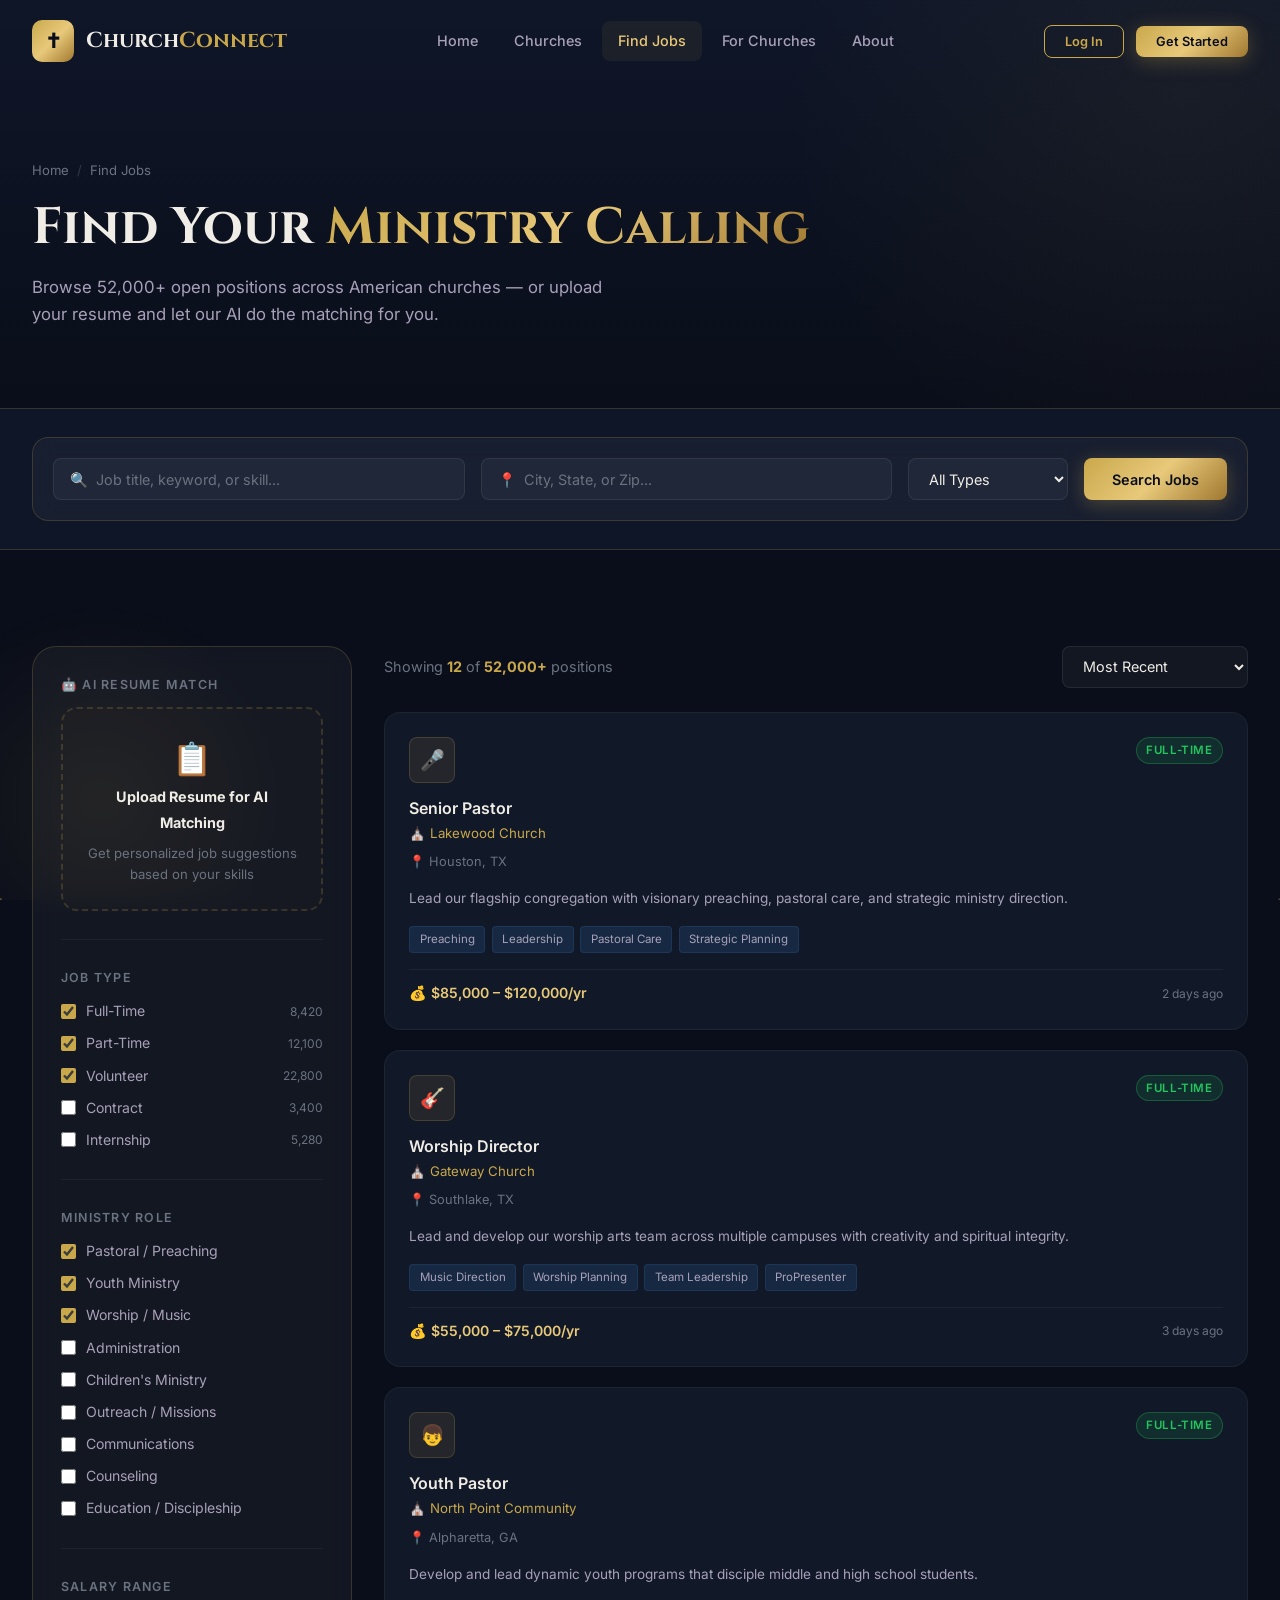
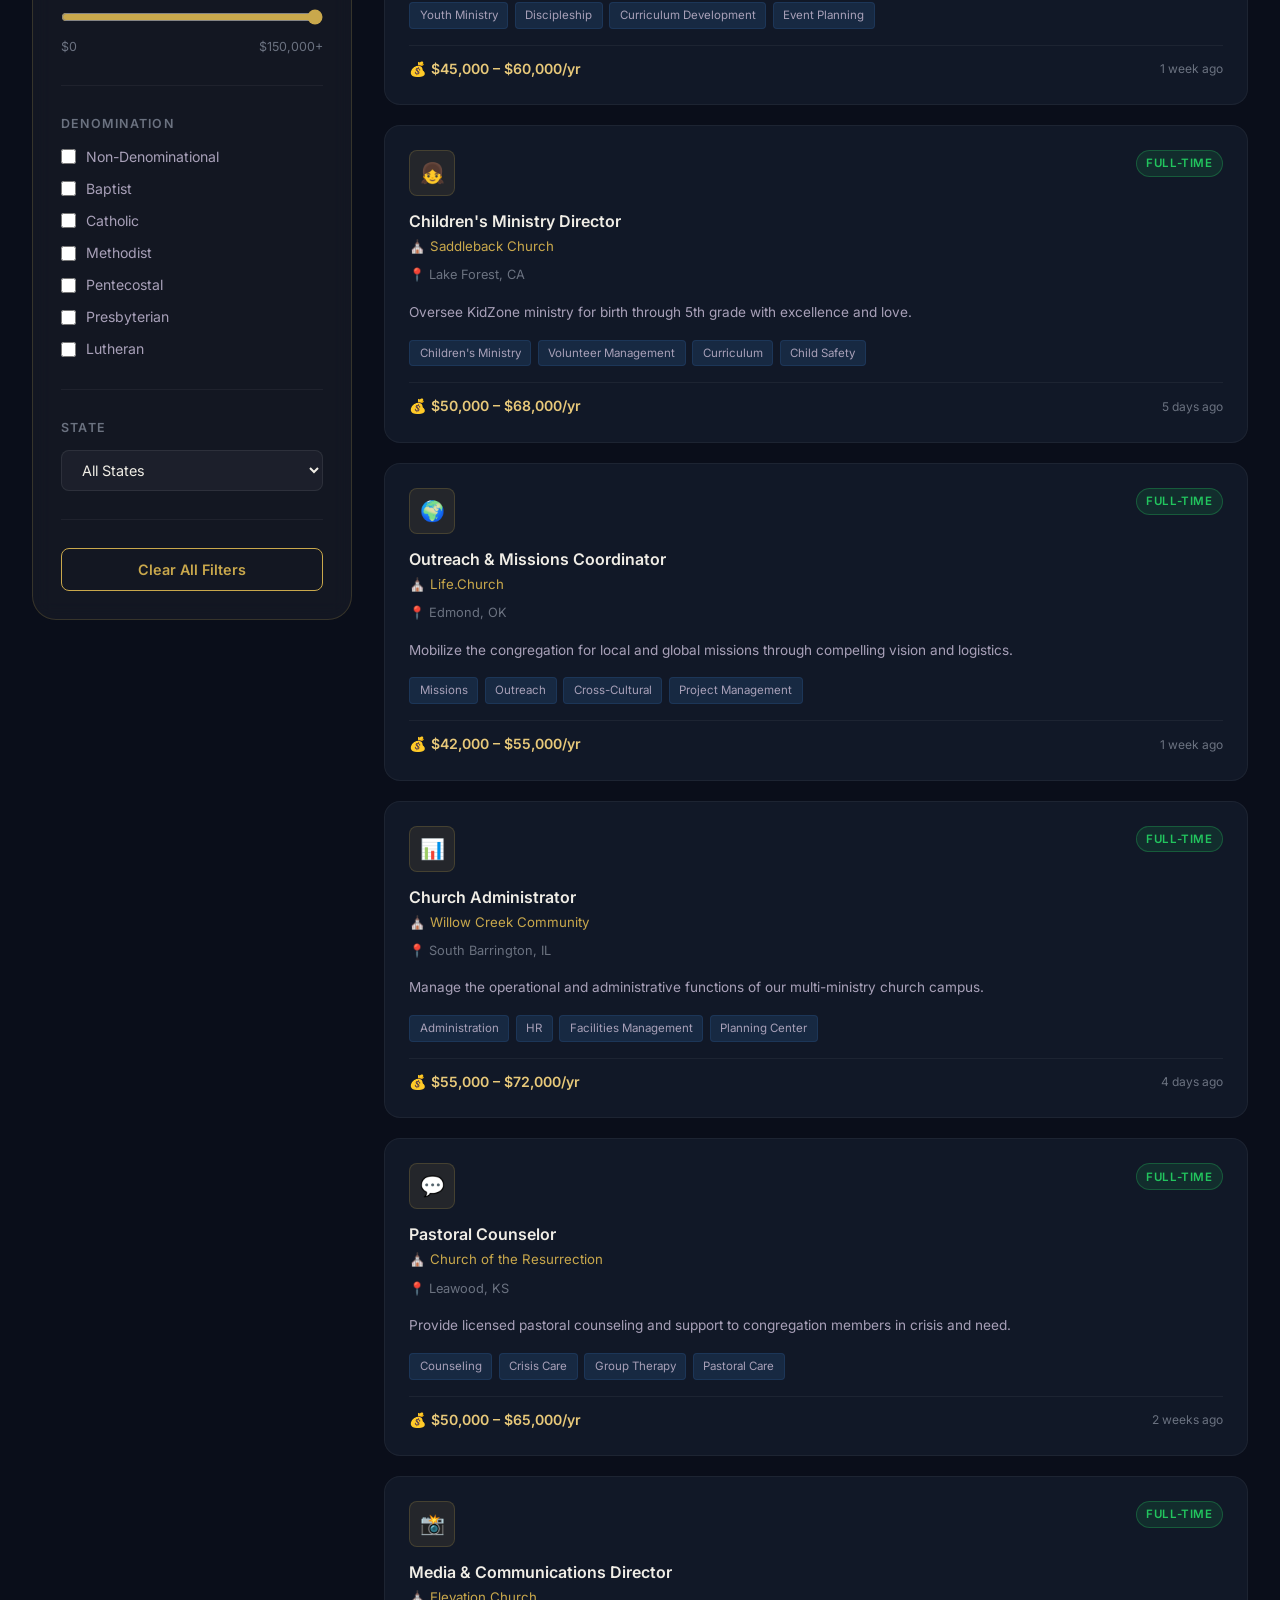
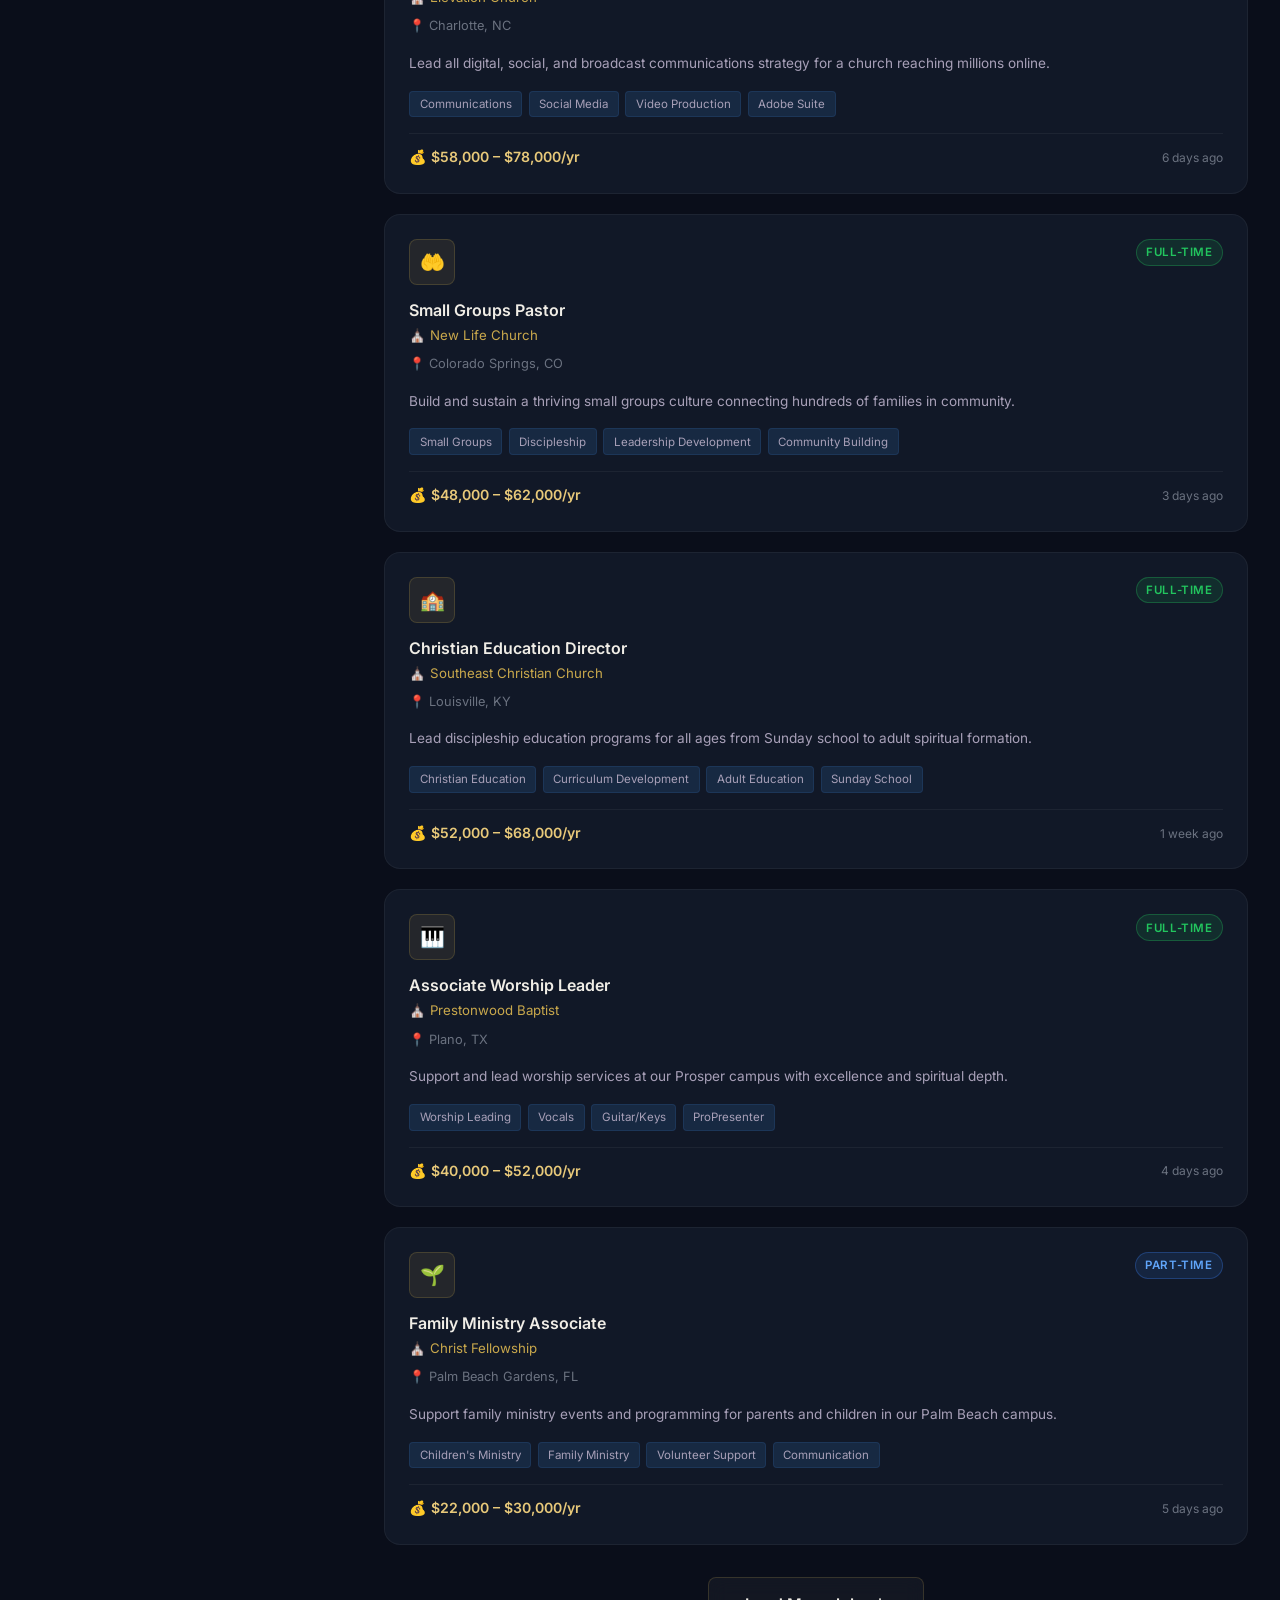
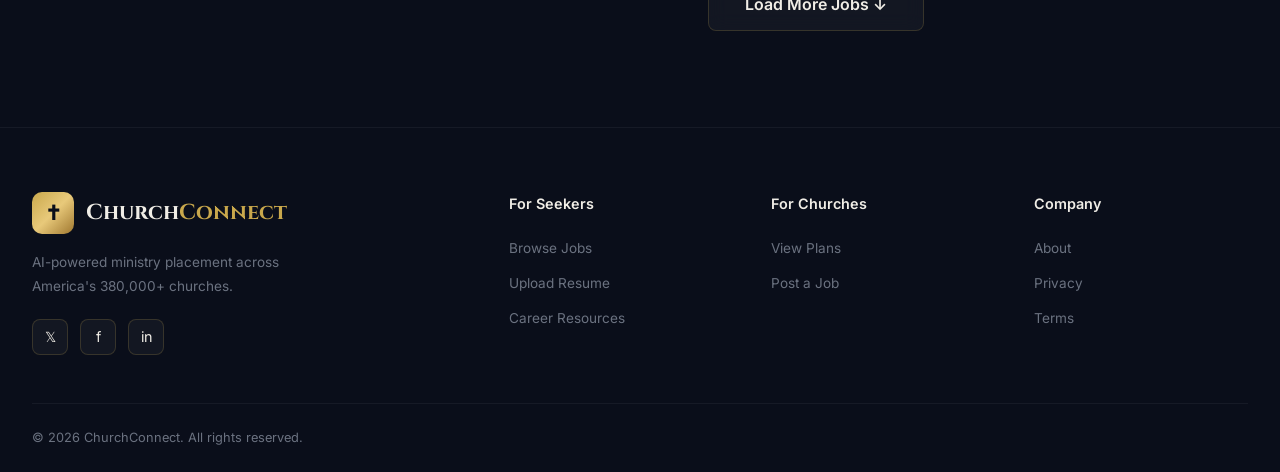
<file: jobs.html>
<!DOCTYPE html>
<html lang="en">
<head>
  <meta charset="UTF-8" />
  <meta name="viewport" content="width=device-width, initial-scale=1.0" />
  <title>Find Ministry Jobs — ChurchConnect | AI Resume Matching for Churches</title>
  <meta name="description" content="Upload your resume and let our AI match you to the perfect ministry job across American churches. Browse 52,000+ open positions with detailed job descriptions." />
  <link rel="stylesheet" href="styles.css" />
  <link rel="icon" href="data:image/svg+xml,<svg xmlns='http://www.w3.org/2000/svg' viewBox='0 0 100 100'><text y='.9em' font-size='90'>⛪</text></svg>" />
  <style>
    /* ─── Jobs Page Extras ─── */
    .jobs-layout { display: grid; grid-template-columns: 320px 1fr; gap: 2rem; align-items: start; }
    .sidebar {
      background: var(--glass-bg);
      border: 1px solid var(--glass-border);
      border-radius: var(--radius-lg);
      padding: 1.75rem;
      backdrop-filter: blur(10px);
      position: sticky;
      top: 100px;
    }
    .sidebar h3 { font-size: 1rem; margin-bottom: 1.25rem; display: flex; justify-content: space-between; align-items: center; }
    .sidebar-section { margin-bottom: 1.75rem; padding-bottom: 1.75rem; border-bottom: 1px solid rgba(255,255,255,0.05); }
    .sidebar-section:last-child { border-bottom: none; margin-bottom: 0; padding-bottom: 0; }
    .sidebar-label { font-size: 0.78rem; font-weight: 600; color: var(--text-muted); text-transform: uppercase; letter-spacing: 0.1em; margin-bottom: 0.75rem; }
    .checkbox-list { display: flex; flex-direction: column; gap: 0.6rem; }
    .checkbox-item { display: flex; align-items: center; gap: 0.6rem; font-size: 0.88rem; color: var(--text-secondary); cursor: pointer; }
    .checkbox-item input { accent-color: var(--gold); width: 15px; height: 15px; cursor: pointer; }
    .salary-range { display: flex; flex-direction: column; gap: 0.75rem; }
    .range-input { width: 100%; accent-color: var(--gold); cursor: pointer; }
    .salary-labels { display: flex; justify-content: space-between; font-size: 0.78rem; color: var(--text-muted); }
    .upload-mini {
      border: 2px dashed var(--glass-border);
      border-radius: var(--radius-md);
      padding: 1.5rem;
      text-align: center;
      cursor: pointer;
      transition: var(--transition);
      background: rgba(201,168,76,0.02);
    }
    .upload-mini:hover { border-color: var(--gold); background: rgba(201,168,76,0.05); }
    .upload-mini p { font-size: 0.82rem; color: var(--text-muted); margin-top: 0.5rem; }
    .job-detail-header { display: flex; gap: 1.25rem; align-items: flex-start; margin-bottom: 1.75rem; padding-bottom: 1.5rem; border-bottom: 1px solid rgba(255,255,255,0.06); }
    .job-detail-icon { width: 64px; height: 64px; border-radius: var(--radius-md); background: rgba(201,168,76,0.1); display: flex; align-items: center; justify-content: center; font-size: 2rem; flex-shrink: 0; border: 1px solid var(--glass-border); }
    .job-detail-info h2 { font-size: 1.35rem; margin-bottom: 0.4rem; font-family: 'Inter', sans-serif; font-weight: 700; }
    .job-meta-row { display: flex; gap: 1.25rem; flex-wrap: wrap; margin-bottom: 1.5rem; }
    .job-meta-item { display: flex; align-items: center; gap: 0.4rem; font-size: 0.85rem; color: var(--text-secondary); }
    .job-detail-section { margin-bottom: 1.5rem; }
    .job-detail-section h4 { font-size: 0.9rem; color: var(--gold-light); margin-bottom: 0.75rem; display: flex; align-items: center; gap: 0.4rem; }
    .job-detail-section ul { padding-left: 0; }
    .job-detail-section ul li { padding: 0.35rem 0; font-size: 0.88rem; color: var(--text-secondary); display: flex; gap: 0.6rem; align-items: flex-start; }
    .job-detail-section ul li::before { content: '▸'; color: var(--gold); flex-shrink: 0; }
    .apply-box { background: rgba(201,168,76,0.05); border: 1px solid var(--glass-border); border-radius: var(--radius-md); padding: 1.5rem; text-align: center; }
    .apply-box p { color: var(--text-muted); font-size: 0.82rem; margin-top: 0.5rem; margin-bottom: 1rem; }
    @media (max-width: 900px) {
      .jobs-layout { grid-template-columns: 1fr; }
      .sidebar { position: static; }
    }
  </style>
</head>
<body>
  <div class="animated-bg"></div>
  <canvas id="particles-canvas"></canvas>

  <!-- NAVBAR -->
  <nav class="navbar scrolled" id="navbar">
    <div class="container">
      <div class="nav-inner">
        <a href="index.html" class="nav-logo">
          <div class="logo-icon">✝</div>
          <div class="logo-text">Church<span>Connect</span></div>
        </a>
        <div class="nav-links" id="navLinks">
          <a href="index.html">Home</a>
          <a href="churches.html">Churches</a>
          <a href="jobs.html" class="active">Find Jobs</a>
          <a href="pricing.html">For Churches</a>
          <a href="index.html#about">About</a>
        </div>
        <div class="nav-cta">
          <button class="btn btn-outline btn-sm" onclick="openModal('loginModal')">Log In</button>
          <button class="btn btn-primary btn-sm" onclick="openModal('signupModal')">Get Started</button>
          <div class="hamburger" id="hamburger" onclick="toggleNav()">
            <span></span><span></span><span></span>
          </div>
        </div>
      </div>
    </div>
  </nav>

  <!-- PAGE HEADER -->
  <div class="page-header">
    <div class="container">
      <div class="breadcrumb">
        <a href="index.html">Home</a>
        <span class="sep">/</span>
        <span>Find Jobs</span>
      </div>
      <h1>Find Your <span class="gold-text">Ministry Calling</span></h1>
      <p>Browse 52,000+ open positions across American churches — or upload your resume and let our AI do the matching for you.</p>
    </div>
  </div>

  <!-- ─── MAIN SEARCH BAR ─── -->
  <div style="background:var(--navy-2); border-bottom:1px solid var(--glass-border); padding:1.75rem 0;" id="upload">
    <div class="container">
      <div class="jobs-filter-bar" style="margin-bottom:0;">
        <input type="text" class="filter-input" id="jobSearchInput" placeholder="🔍  Job title, keyword, or skill..." oninput="filterJobs()" />
        <input type="text" class="filter-input" id="locationInput" placeholder="📍  City, State, or Zip..." oninput="filterJobs()" />
        <select class="filter-select" id="jobTypeFilter" onchange="filterJobs()">
          <option value="">All Types</option>
          <option>Full-Time</option>
          <option>Part-Time</option>
          <option>Volunteer</option>
          <option>Contract</option>
          <option>Internship</option>
        </select>
        <button class="btn btn-primary" onclick="filterJobs()">Search Jobs</button>
      </div>
    </div>
  </div>

  <!-- ─── MAIN LAYOUT ─── -->
  <section class="section-pad">
    <div class="container">
      <div class="jobs-layout">

        <!-- LEFT SIDEBAR -->
        <aside class="sidebar">
          <!-- Upload Mini Box -->
          <div class="sidebar-section">
            <div class="sidebar-label">🤖 AI Resume Match</div>
            <div class="upload-mini" onclick="document.getElementById('sidebarResume').click()">
              <div style="font-size:2rem;">📋</div>
              <strong style="font-size:0.9rem;">Upload Resume for AI Matching</strong>
              <p>Get personalized job suggestions based on your skills</p>
              <input type="file" id="sidebarResume" style="display:none;" accept=".pdf,.doc,.docx" onchange="handleSidebarResume(event)" />
            </div>
            <div id="sidebarMatchResult" style="display:none; margin-top:1rem;">
              <div style="background:rgba(34,197,94,0.1); border:1px solid rgba(34,197,94,0.3); border-radius:var(--radius-sm); padding:0.75rem; text-align:center;">
                <div style="color:#22C55E; font-size:0.85rem; font-weight:600;">✅ Resume Analyzed!</div>
                <div style="color:var(--text-muted); font-size:0.78rem; margin-top:0.25rem;">Showing AI-matched results</div>
              </div>
            </div>
          </div>

          <!-- Job Type Filter -->
          <div class="sidebar-section">
            <div class="sidebar-label">Job Type</div>
            <div class="checkbox-list">
              <label class="checkbox-item"><input type="checkbox" checked onchange="filterJobs()" /> Full-Time <span style="margin-left:auto; font-size:0.75rem; color:var(--text-muted);">8,420</span></label>
              <label class="checkbox-item"><input type="checkbox" checked onchange="filterJobs()" /> Part-Time <span style="margin-left:auto; font-size:0.75rem; color:var(--text-muted);">12,100</span></label>
              <label class="checkbox-item"><input type="checkbox" checked onchange="filterJobs()" /> Volunteer <span style="margin-left:auto; font-size:0.75rem; color:var(--text-muted);">22,800</span></label>
              <label class="checkbox-item"><input type="checkbox" onchange="filterJobs()" /> Contract <span style="margin-left:auto; font-size:0.75rem; color:var(--text-muted);">3,400</span></label>
              <label class="checkbox-item"><input type="checkbox" onchange="filterJobs()" /> Internship <span style="margin-left:auto; font-size:0.75rem; color:var(--text-muted);">5,280</span></label>
            </div>
          </div>

          <!-- Role Category -->
          <div class="sidebar-section">
            <div class="sidebar-label">Ministry Role</div>
            <div class="checkbox-list">
              <label class="checkbox-item"><input type="checkbox" checked onchange="filterJobs()" /> Pastoral / Preaching</label>
              <label class="checkbox-item"><input type="checkbox" checked onchange="filterJobs()" /> Youth Ministry</label>
              <label class="checkbox-item"><input type="checkbox" checked onchange="filterJobs()" /> Worship / Music</label>
              <label class="checkbox-item"><input type="checkbox" onchange="filterJobs()" /> Administration</label>
              <label class="checkbox-item"><input type="checkbox" onchange="filterJobs()" /> Children's Ministry</label>
              <label class="checkbox-item"><input type="checkbox" onchange="filterJobs()" /> Outreach / Missions</label>
              <label class="checkbox-item"><input type="checkbox" onchange="filterJobs()" /> Communications</label>
              <label class="checkbox-item"><input type="checkbox" onchange="filterJobs()" /> Counseling</label>
              <label class="checkbox-item"><input type="checkbox" onchange="filterJobs()" /> Education / Discipleship</label>
            </div>
          </div>

          <!-- Salary Range -->
          <div class="sidebar-section">
            <div class="sidebar-label">Salary Range</div>
            <div class="salary-range">
              <input type="range" class="range-input" min="0" max="150" value="150" id="salaryRange" oninput="updateSalary(this.value)" />
              <div class="salary-labels">
                <span>$0</span>
                <span id="salaryMax">$150,000+</span>
              </div>
            </div>
          </div>

          <!-- Denomination -->
          <div class="sidebar-section">
            <div class="sidebar-label">Denomination</div>
            <div class="checkbox-list">
              <label class="checkbox-item"><input type="checkbox" onchange="filterJobs()" /> Non-Denominational</label>
              <label class="checkbox-item"><input type="checkbox" onchange="filterJobs()" /> Baptist</label>
              <label class="checkbox-item"><input type="checkbox" onchange="filterJobs()" /> Catholic</label>
              <label class="checkbox-item"><input type="checkbox" onchange="filterJobs()" /> Methodist</label>
              <label class="checkbox-item"><input type="checkbox" onchange="filterJobs()" /> Pentecostal</label>
              <label class="checkbox-item"><input type="checkbox" onchange="filterJobs()" /> Presbyterian</label>
              <label class="checkbox-item"><input type="checkbox" onchange="filterJobs()" /> Lutheran</label>
            </div>
          </div>

          <!-- State -->
          <div class="sidebar-section">
            <div class="sidebar-label">State</div>
            <select class="filter-select" style="width:100%;" id="stateJobFilter" onchange="filterJobs()">
              <option value="">All States</option>
              <option>Alabama</option><option>Alaska</option><option>Arizona</option>
              <option>California</option><option>Colorado</option><option>Florida</option>
              <option>Georgia</option><option>Illinois</option><option>Indiana</option>
              <option>Michigan</option><option>Minnesota</option><option>New York</option>
              <option>North Carolina</option><option>Ohio</option><option>Oregon</option>
              <option>Pennsylvania</option><option>Tennessee</option><option>Texas</option>
              <option>Virginia</option><option>Washington</option>
            </select>
          </div>

          <button class="btn btn-outline" style="width:100%; justify-content:center;" onclick="resetFilters()">Clear All Filters</button>
        </aside>

        <!-- RIGHT: JOB LISTINGS -->
        <div>
          <!-- Sort Bar -->
          <div style="display:flex; justify-content:space-between; align-items:center; margin-bottom:1.5rem; flex-wrap:wrap; gap:0.75rem;">
            <p id="jobCount" style="color:var(--text-muted); font-size:0.9rem;">
              Showing <strong style="color:var(--gold);">24</strong> of <strong style="color:var(--gold);">52,000+</strong> positions
            </p>
            <select class="filter-select" id="jobSort" onchange="sortJobs()" style="min-width:160px;">
              <option value="recent">Most Recent</option>
              <option value="match">Best Match</option>
              <option value="salary_hi">Salary: High to Low</option>
              <option value="salary_lo">Salary: Low to High</option>
            </select>
          </div>

          <!-- Job Cards -->
          <div class="jobs-grid" id="jobsGrid" style="grid-template-columns:1fr;">
            <!-- populated by JS -->
          </div>

          <!-- Load More -->
          <div class="text-center" style="margin-top:2rem;">
            <button class="btn btn-ghost btn-lg" onclick="loadMoreJobs()">Load More Jobs ↓</button>
          </div>
        </div>
      </div>
    </div>
  </section>

  <!-- FOOTER -->
  <footer class="footer">
    <div class="container">
      <div class="footer-grid">
        <div class="footer-brand">
          <div class="nav-logo"><div class="logo-icon">✝</div><div class="logo-text">Church<span>Connect</span></div></div>
          <p>AI-powered ministry placement across America's 380,000+ churches.</p>
          <div class="footer-socials">
            <div class="social-btn">𝕏</div><div class="social-btn">f</div><div class="social-btn">in</div>
          </div>
        </div>
        <div class="footer-col"><h4>For Seekers</h4><ul><li><a href="jobs.html">Browse Jobs</a></li><li><a href="jobs.html#upload">Upload Resume</a></li><li><a href="#">Career Resources</a></li></ul></div>
        <div class="footer-col"><h4>For Churches</h4><ul><li><a href="pricing.html">View Plans</a></li><li><a href="#">Post a Job</a></li></ul></div>
        <div class="footer-col"><h4>Company</h4><ul><li><a href="index.html#about">About</a></li><li><a href="#">Privacy</a></li><li><a href="#">Terms</a></li></ul></div>
      </div>
      <div class="footer-bottom"><span>© 2026 ChurchConnect. All rights reserved.</span></div>
    </div>
  </footer>

  <!-- MODALS -->
  <div class="modal-overlay" id="loginModal">
    <div class="modal">
      <div class="modal-header"><div><h3 style="font-family:'Cinzel',serif;">Welcome Back</h3></div><button class="modal-close" onclick="closeModal('loginModal')">✕</button></div>
      <div class="form-group"><label class="form-label">Email</label><input type="email" class="form-input" placeholder="you@example.com" /></div>
      <div class="form-group"><label class="form-label">Password</label><input type="password" class="form-input" placeholder="••••••••" /></div>
      <button class="btn btn-primary" style="width:100%; justify-content:center;" onclick="showToast('Welcome back!','success'); closeModal('loginModal');">Sign In</button>
    </div>
  </div>
  <div class="modal-overlay" id="signupModal">
    <div class="modal">
      <div class="modal-header"><div><h3 style="font-family:'Cinzel',serif;">Join ChurchConnect</h3></div><button class="modal-close" onclick="closeModal('signupModal')">✕</button></div>
      <div class="form-row">
        <div class="form-group"><label class="form-label">First Name</label><input type="text" class="form-input" placeholder="John" /></div>
        <div class="form-group"><label class="form-label">Last Name</label><input type="text" class="form-input" placeholder="Doe" /></div>
      </div>
      <div class="form-group"><label class="form-label">Email</label><input type="email" class="form-input" placeholder="you@example.com" /></div>
      <div class="form-group"><label class="form-label">Password</label><input type="password" class="form-input" placeholder="Create a password" /></div>
      <button class="btn btn-primary" style="width:100%; justify-content:center;" onclick="showToast('Account created! Welcome 🎉','success'); closeModal('signupModal');">Create Account</button>
    </div>
  </div>

  <!-- JOB DETAIL MODAL -->
  <div class="modal-overlay" id="jobDetailModal">
    <div class="modal" style="max-width:720px;">
      <div class="modal-header">
        <div id="jobDetailTitle"></div>
        <button class="modal-close" onclick="closeModal('jobDetailModal')">✕</button>
      </div>
      <div id="jobDetailBody"></div>
    </div>
  </div>

  <!-- APPLY MODAL -->
  <div class="modal-overlay" id="applyModal">
    <div class="modal">
      <div class="modal-header">
        <div><h3 style="font-family:'Cinzel',serif;">Apply for Position</h3><p id="applyJobTitle" style="color:var(--gold); font-size:0.85rem; margin-top:0.25rem;"></p></div>
        <button class="modal-close" onclick="closeModal('applyModal')">✕</button>
      </div>
      <div class="form-row">
        <div class="form-group"><label class="form-label">Full Name</label><input type="text" class="form-input" placeholder="Your full name" /></div>
        <div class="form-group"><label class="form-label">Phone</label><input type="tel" class="form-input" placeholder="(555) 000-0000" /></div>
      </div>
      <div class="form-group"><label class="form-label">Email Address</label><input type="email" class="form-input" placeholder="you@example.com" /></div>
      <div class="form-group">
        <label class="form-label">Upload Resume (PDF, DOC, DOCX)</label>
        <div class="upload-mini" onclick="document.getElementById('applyResume').click()" style="padding:1rem;">
          <span id="applyResumeLabel">📎 Click to attach your resume</span>
          <input type="file" id="applyResume" style="display:none;" accept=".pdf,.doc,.docx" onchange="this.previousElementSibling.textContent='✅ ' + this.files[0].name" />
        </div>
      </div>
      <div class="form-group">
        <label class="form-label">Cover Letter (optional)</label>
        <textarea class="form-input form-textarea" placeholder="Tell us why you're a great fit for this ministry role..."></textarea>
      </div>
      <div class="form-group">
        <label class="form-label">Are you currently serving in a ministry role?</label>
        <select class="form-input filter-select" style="width:100%;"><option>Yes, actively serving</option><option>Previously served</option><option>No, this would be my first</option></select>
      </div>
      <button class="btn btn-primary btn-lg" style="width:100%; justify-content:center;" onclick="submitApplication()">Submit Application 🙏</button>
    </div>
  </div>

  <div class="toast-container" id="toastContainer"></div>

  <script src="app.js"></script>
  <script>
    document.addEventListener('DOMContentLoaded', () => {
      renderJobsGrid(jobsData);
    });

    let displayedJobs = 0;
    const pageSize = 12;

    function renderJobsGrid(data) {
      const grid = document.getElementById('jobsGrid');
      displayedJobs = Math.min(pageSize, data.length);
      grid.innerHTML = data.slice(0, displayedJobs).map(j => jobCardHTML(j, true)).join('');
      document.getElementById('jobCount').innerHTML = `Showing <strong style="color:var(--gold);">${displayedJobs}</strong> of <strong style="color:var(--gold);">52,000+</strong> positions`;
    }

    function loadMoreJobs() {
      const grid = document.getElementById('jobsGrid');
      const next = Math.min(displayedJobs + pageSize, jobsData.length);
      for (let i = displayedJobs; i < next; i++) {
        grid.insertAdjacentHTML('beforeend', jobCardHTML(jobsData[i], true));
      }
      displayedJobs = next;
      if (displayedJobs >= jobsData.length) {
        document.querySelector('button[onclick="loadMoreJobs()"]').textContent = 'All jobs loaded ✓';
      }
    }

    function filterJobs() {
      const q = (document.getElementById('jobSearchInput').value || '').toLowerCase();
      let res = jobsData.filter(j => !q || j.title.toLowerCase().includes(q) || j.skills.some(s => s.toLowerCase().includes(q)));
      renderJobsGrid(res);
    }

    function sortJobs() {
      const sort = document.getElementById('jobSort').value;
      let data = [...jobsData];
      if (sort === 'salary_hi') data.sort((a,b) => b.salaryMax - a.salaryMax);
      if (sort === 'salary_lo') data.sort((a,b) => a.salaryMax - b.salaryMax);
      renderJobsGrid(data);
    }

    function resetFilters() {
      document.getElementById('jobSearchInput').value = '';
      document.getElementById('locationInput').value = '';
      document.getElementById('jobTypeFilter').value = '';
      document.getElementById('stateJobFilter').value = '';
      renderJobsGrid(jobsData);
      showToast('Filters cleared','info');
    }

    function updateSalary(val) {
      document.getElementById('salaryMax').textContent = val >= 150 ? '$150,000+' : `$${(val*1000).toLocaleString()}`;
    }

    function handleSidebarResume(event) {
      const file = event.target.files[0];
      if (!file) return;
      showToast('Analyzing your resume with AI...', 'info');
      setTimeout(() => {
        document.getElementById('sidebarMatchResult').style.display = 'block';
        showToast('✨ AI match complete! Results updated.', 'success');
        filterJobs();
      }, 2200);
    }

    function openJobDetail(id) {
      const j = jobsData.find(x => x.id === id);
      if (!j) return;
      const typeCls = {
        'Full-Time':'badge-fulltime','Part-Time':'badge-parttime',
        'Volunteer':'badge-volunteer','Contract':'badge-contract'
      }[j.type] || 'badge-fulltime';
      document.getElementById('jobDetailTitle').innerHTML = `
        <div class="job-detail-header" style="border:none; padding:0; margin:0;">
          <div class="job-detail-icon">${j.icon}</div>
          <div class="job-detail-info">
            <span class="job-type-badge ${typeCls}">${j.type}</span>
            <h2>${j.title}</h2>
            <div style="color:var(--gold); font-size:0.9rem; margin-top:0.25rem;">${j.church}</div>
            <div style="color:var(--text-muted); font-size:0.82rem; margin-top:0.2rem;">📍 ${j.location}</div>
          </div>
        </div>
      `;
      document.getElementById('jobDetailBody').innerHTML = `
        <div class="job-meta-row">
          <span class="job-meta-item">💰 ${j.salary}</span>
          <span class="job-meta-item">🗓️ ${j.denomination} Church</span>
          <span class="job-meta-item">⏰ Posted ${j.posted}</span>
        </div>
        <div class="job-detail-section">
          <h4>📋 Job Description</h4>
          <p style="color:var(--text-secondary); line-height:1.8; font-size:0.9rem;">${j.fullDescription}</p>
        </div>
        <div class="job-detail-section">
          <h4>✅ Key Responsibilities</h4>
          <ul>${j.responsibilities.map(r => `<li>${r}</li>`).join('')}</ul>
        </div>
        <div class="job-detail-section">
          <h4>🎓 Qualifications</h4>
          <ul>${j.qualifications.map(q => `<li>${q}</li>`).join('')}</ul>
        </div>
        <div class="job-detail-section">
          <h4>🔧 Skills & Tags</h4>
          <div class="job-skills">${j.skills.map(s => `<span class="skill-chip">${s}</span>`).join('')}</div>
        </div>
        <div class="apply-box">
          <div style="font-size:1.5rem; margin-bottom:0.5rem;">🙏</div>
          <strong>Ready to serve at ${j.church}?</strong>
          <p>Apply now and let your resume do the talking. Our AI will highlight how your skills match this role.</p>
          <button class="btn btn-primary btn-lg" style="width:100%; justify-content:center;" onclick="closeModal('jobDetailModal'); openApplyModal(${j.id}, '${j.title} — ${j.church}')">Apply for This Position</button>
        </div>
      `;
      openModal('jobDetailModal');
    }

    function openApplyModal(id, title) {
      document.getElementById('applyJobTitle').textContent = title;
      openModal('applyModal');
    }

    function submitApplication() {
      closeModal('applyModal');
      showToast('🎉 Application submitted successfully! The church will contact you soon.', 'success');
    }
  </script>
</body>
</html>
</file>
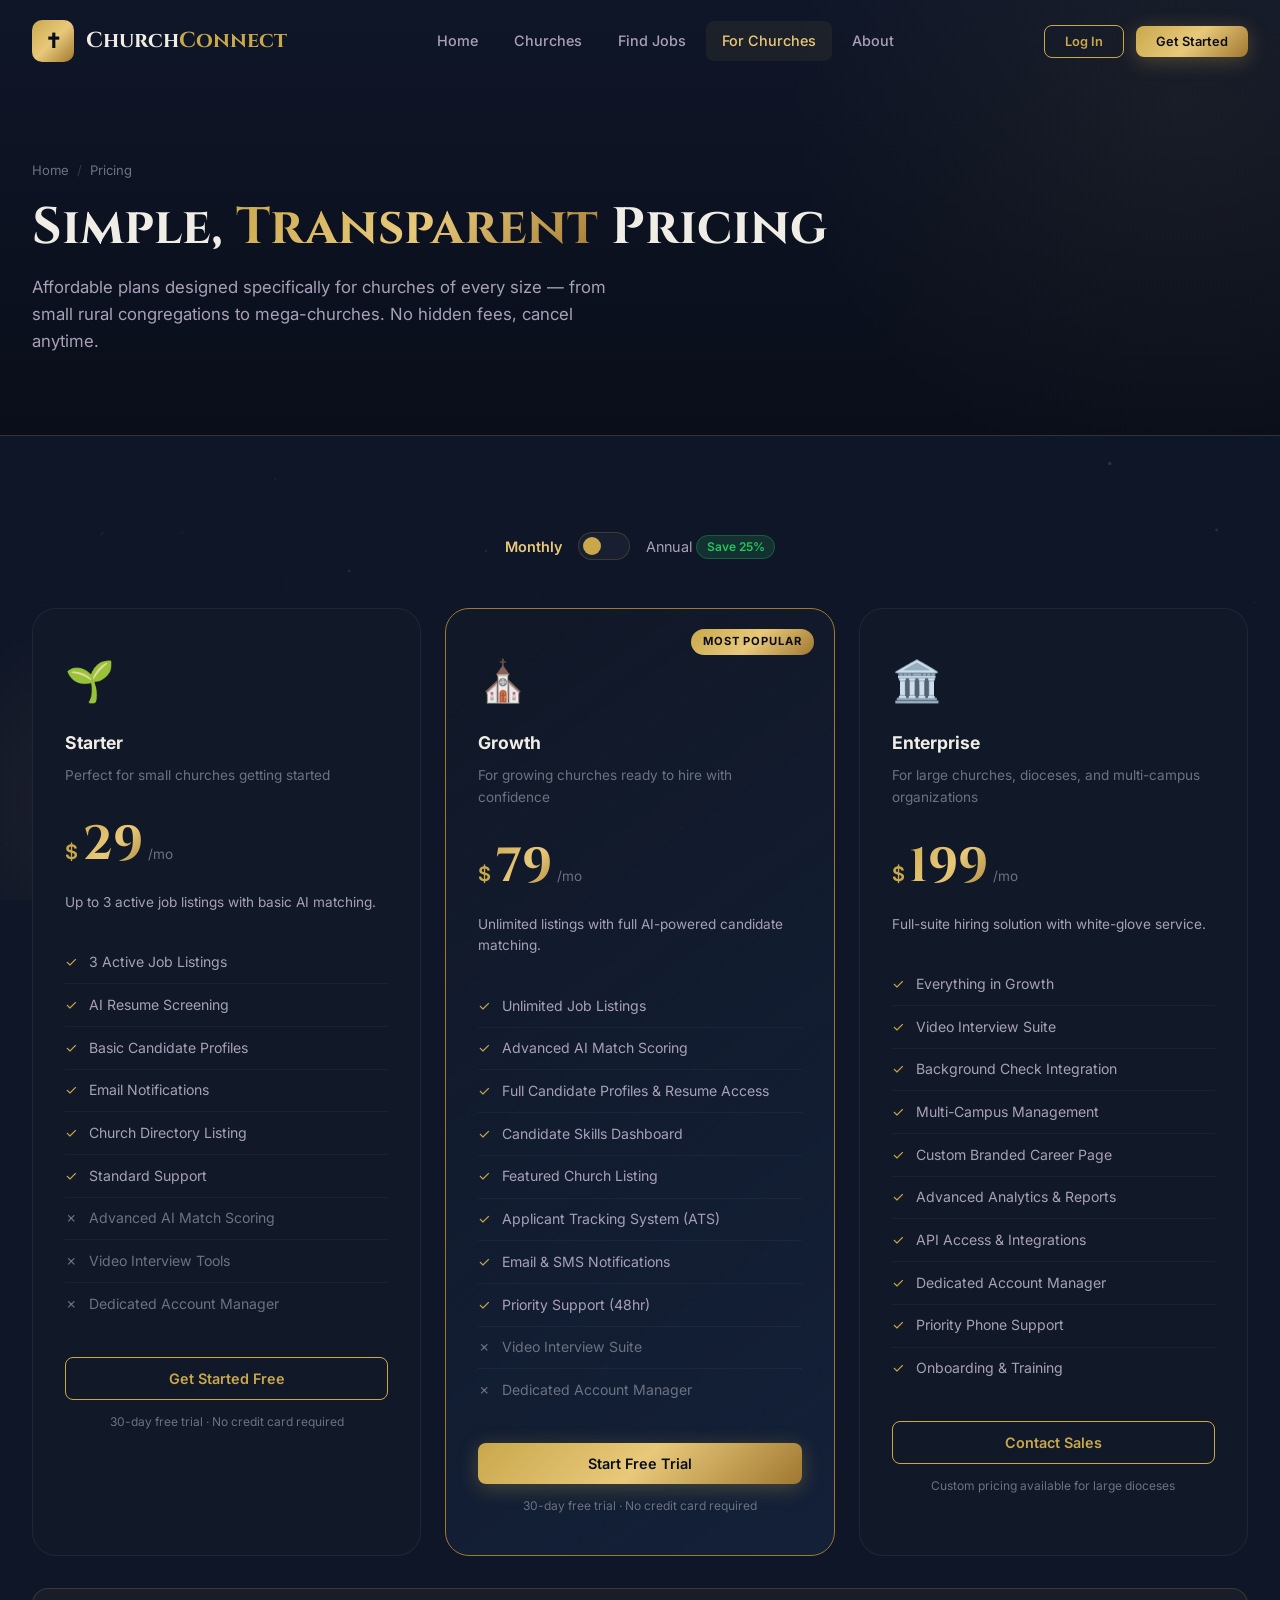
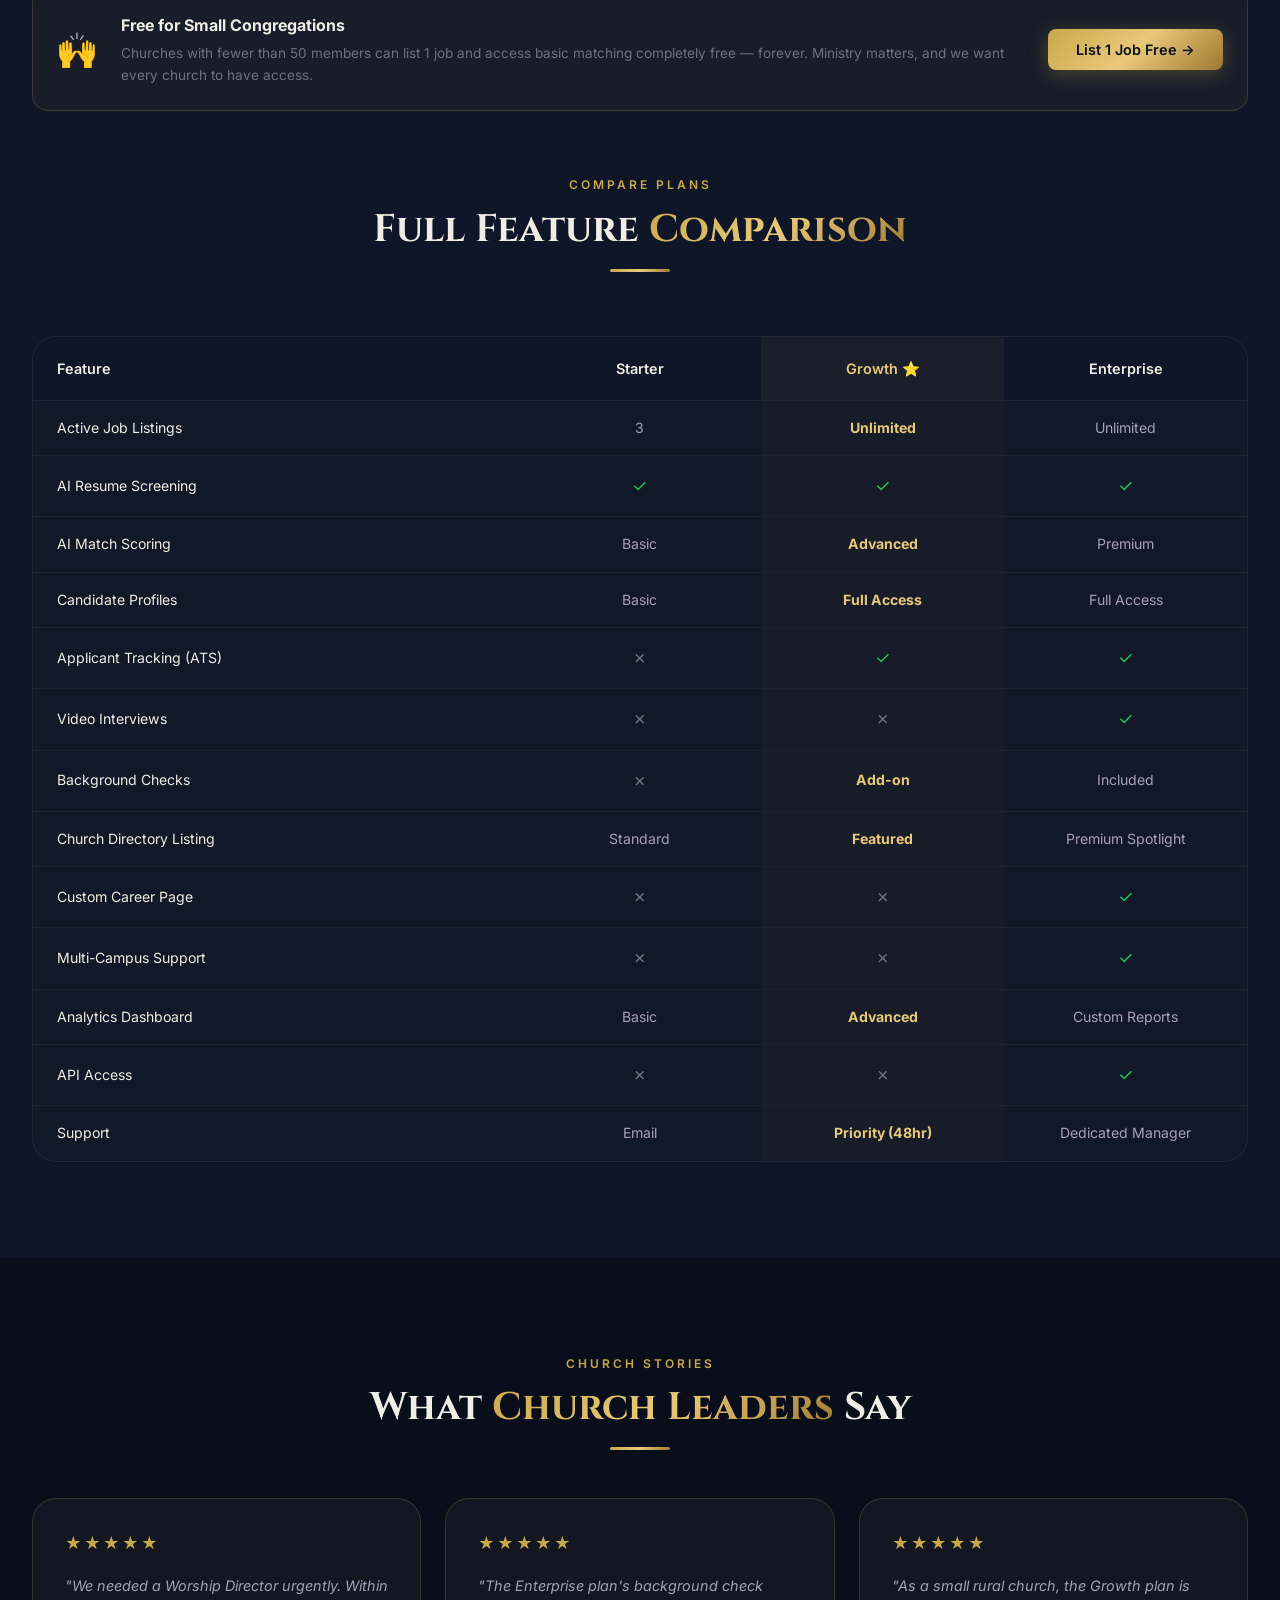
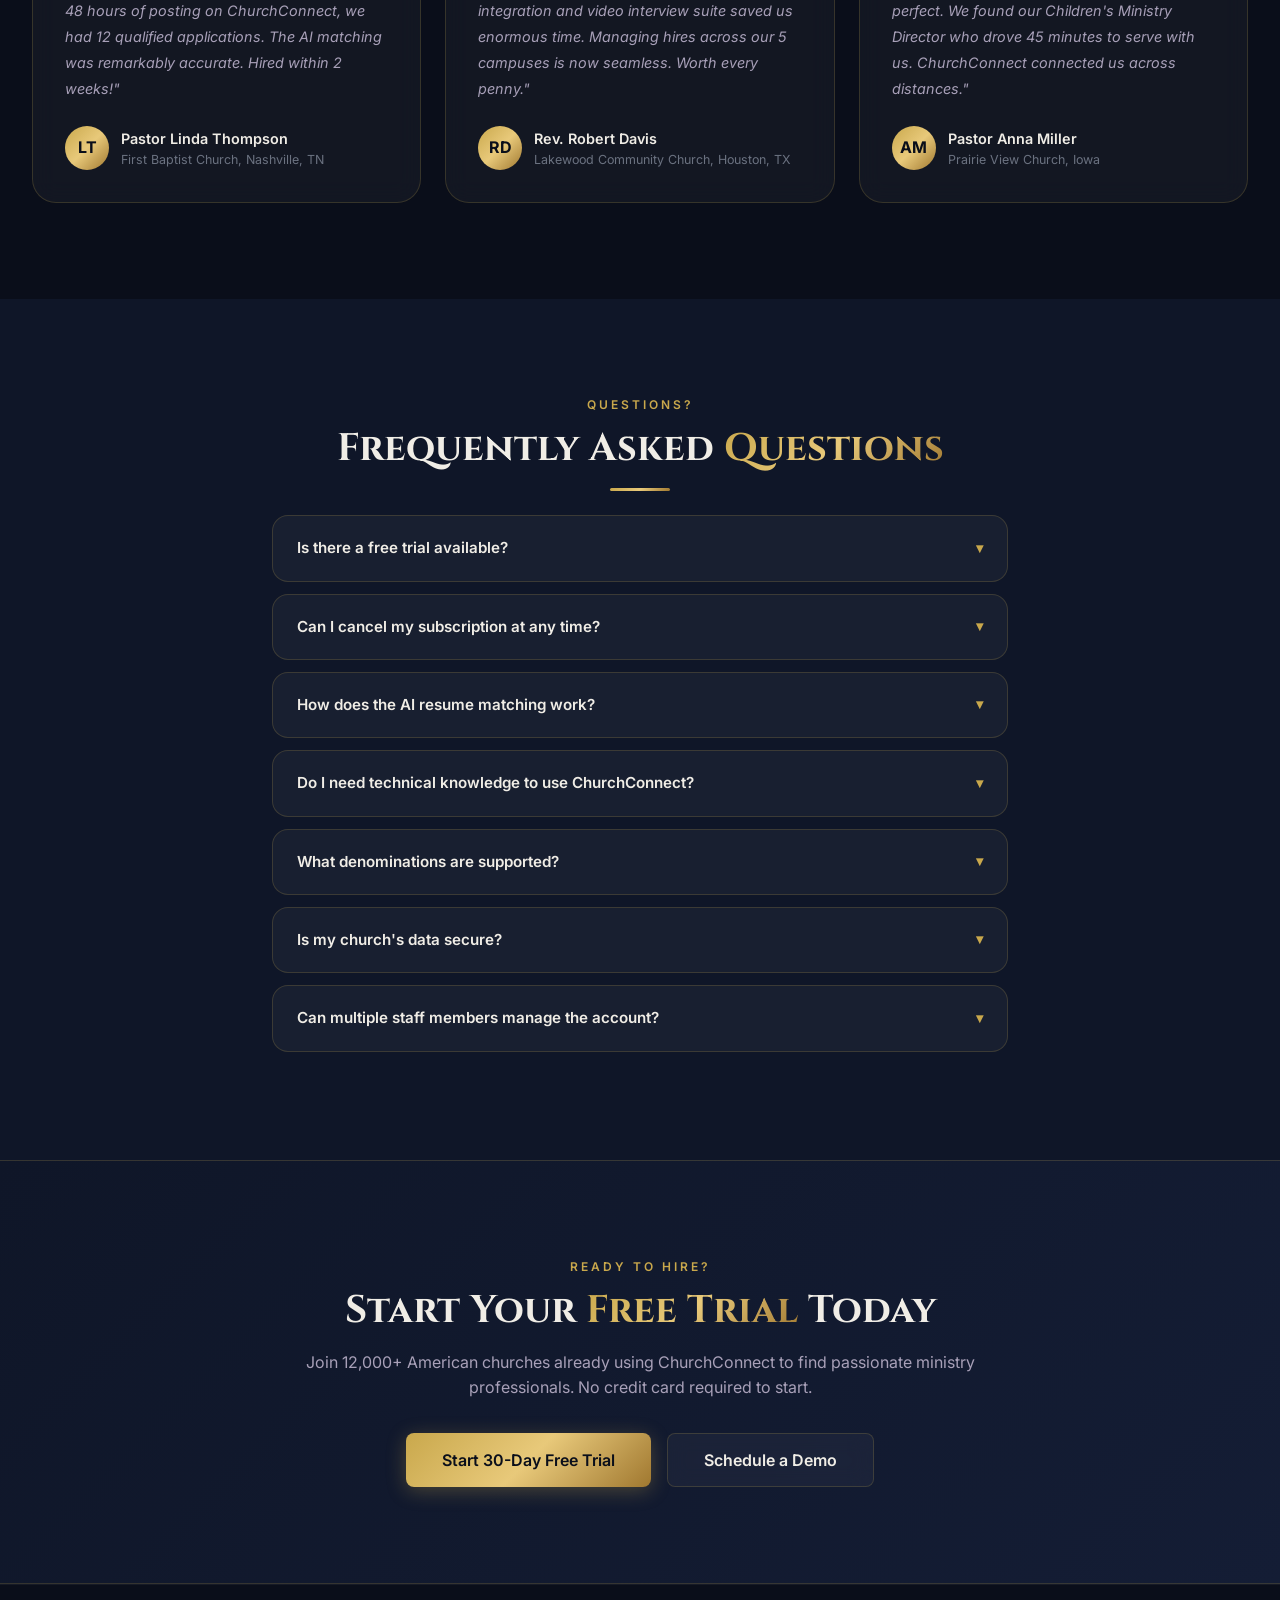
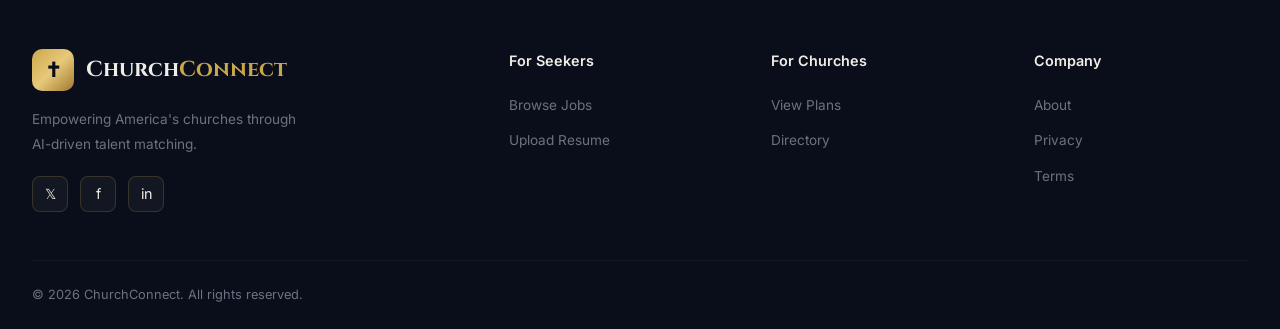
<file: pricing.html>
<!DOCTYPE html>
<html lang="en">
<head>
  <meta charset="UTF-8" />
  <meta name="viewport" content="width=device-width, initial-scale=1.0" />
  <title>Pricing Plans — ChurchConnect | AI Job Matching for Churches</title>
  <meta name="description" content="Affordable pricing plans for American churches. Post jobs, access AI-powered candidate matching, and find the right ministry professionals for your congregation." />
  <link rel="stylesheet" href="styles.css" />
  <link rel="icon" href="data:image/svg+xml,<svg xmlns='http://www.w3.org/2000/svg' viewBox='0 0 100 100'><text y='.9em' font-size='90'>⛪</text></svg>" />
  <style>
    .toggle-wrap { display:flex; align-items:center; gap:1rem; justify-content:center; margin-bottom:2.5rem; }
    .toggle-label { font-size:0.9rem; color:var(--text-secondary); }
    .toggle-label.active { color:var(--gold-light); font-weight:600; }
    .toggle {
      width: 52px; height: 28px;
      background: var(--glass-bg);
      border: 1px solid var(--glass-border);
      border-radius: 999px;
      position: relative;
      cursor: pointer;
      transition: var(--transition);
    }
    .toggle.on { background: rgba(201,168,76,0.25); border-color: var(--gold-dark); }
    .toggle-dot {
      position: absolute;
      top: 4px; left: 4px;
      width: 18px; height: 18px;
      border-radius: 50%;
      background: var(--gold);
      transition: var(--transition);
    }
    .toggle.on .toggle-dot { left: 28px; }
    .save-badge {
      background: rgba(34,197,94,0.15);
      border: 1px solid rgba(34,197,94,0.3);
      color: #22C55E;
      padding: 0.2rem 0.6rem;
      border-radius: 999px;
      font-size: 0.75rem;
      font-weight: 600;
    }
    .feature-compare {
      background: var(--navy-card);
      border: 1px solid rgba(255,255,255,0.06);
      border-radius: var(--radius-lg);
      overflow: hidden;
      margin-top: 4rem;
    }
    .compare-head {
      display: grid;
      grid-template-columns: 2fr 1fr 1fr 1fr;
      gap: 0;
      background: var(--navy-2);
      border-bottom: 1px solid rgba(255,255,255,0.06);
    }
    .compare-head-cell {
      padding: 1.25rem 1.5rem;
      font-weight: 600;
      font-size: 0.9rem;
      text-align: center;
    }
    .compare-head-cell:first-child { text-align: left; }
    .compare-head-cell.featured-col { background: rgba(201,168,76,0.06); color: var(--gold-light); }
    .compare-row {
      display: grid;
      grid-template-columns: 2fr 1fr 1fr 1fr;
      border-bottom: 1px solid rgba(255,255,255,0.04);
      transition: var(--transition);
    }
    .compare-row:last-child { border-bottom: none; }
    .compare-row:hover { background: rgba(255,255,255,0.02); }
    .compare-cell {
      padding: 1rem 1.5rem;
      font-size: 0.88rem;
      color: var(--text-secondary);
      text-align: center;
      display: flex;
      align-items: center;
      justify-content: center;
    }
    .compare-cell:first-child { text-align: left; justify-content: flex-start; color: var(--text-primary); }
    .compare-cell.featured-col { background: rgba(201,168,76,0.03); }
    .check-yes { color: var(--success); font-size:1.1rem; }
    .check-no { color: var(--text-muted); font-size:1.1rem; }
    .faq-item {
      background: var(--glass-bg);
      border: 1px solid var(--glass-border);
      border-radius: var(--radius-md);
      overflow: hidden;
      margin-bottom: 0.75rem;
    }
    .faq-question {
      padding: 1.25rem 1.5rem;
      font-weight: 600;
      font-size: 0.95rem;
      cursor: pointer;
      display: flex;
      justify-content: space-between;
      align-items: center;
      transition: var(--transition);
    }
    .faq-question:hover { color: var(--gold-light); }
    .faq-arrow { transition: var(--transition); font-size: 0.85rem; color: var(--gold); }
    .faq-answer {
      max-height: 0;
      overflow: hidden;
      transition: max-height 0.4s ease;
    }
    .faq-answer.open { max-height: 300px; }
    .faq-answer-inner {
      padding: 0 1.5rem 1.25rem;
      color: var(--text-secondary);
      font-size: 0.9rem;
      line-height: 1.8;
    }
    @media (max-width:768px) {
      .compare-head, .compare-row { grid-template-columns: 1.5fr 1fr 1fr; }
      .compare-head-cell:nth-child(4), .compare-cell:nth-child(4) { display: none; }
    }
  </style>
</head>
<body>
  <div class="animated-bg"></div>
  <canvas id="particles-canvas"></canvas>

  <!-- NAVBAR -->
  <nav class="navbar scrolled" id="navbar">
    <div class="container">
      <div class="nav-inner">
        <a href="index.html" class="nav-logo">
          <div class="logo-icon">✝</div>
          <div class="logo-text">Church<span>Connect</span></div>
        </a>
        <div class="nav-links" id="navLinks">
          <a href="index.html">Home</a>
          <a href="churches.html">Churches</a>
          <a href="jobs.html">Find Jobs</a>
          <a href="pricing.html" class="active">For Churches</a>
          <a href="index.html#about">About</a>
        </div>
        <div class="nav-cta">
          <button class="btn btn-outline btn-sm" onclick="openModal('loginModal')">Log In</button>
          <button class="btn btn-primary btn-sm" onclick="openModal('signupModal')">Get Started</button>
          <div class="hamburger" id="hamburger" onclick="toggleNav()">
            <span></span><span></span><span></span>
          </div>
        </div>
      </div>
    </div>
  </nav>

  <!-- PAGE HEADER -->
  <div class="page-header">
    <div class="container">
      <div class="breadcrumb">
        <a href="index.html">Home</a>
        <span class="sep">/</span>
        <span>Pricing</span>
      </div>
      <h1>Simple, <span class="gold-text">Transparent</span> Pricing</h1>
      <p>Affordable plans designed specifically for churches of every size — from small rural congregations to mega-churches. No hidden fees, cancel anytime.</p>
    </div>
  </div>

  <!-- ─── PRICING ─── -->
  <section class="section-pad pricing-section">
    <div class="container">
      <!-- Billing Toggle -->
      <div class="toggle-wrap">
        <span class="toggle-label active" id="monthlyLabel">Monthly</span>
        <div class="toggle" id="billingToggle" onclick="toggleBilling()">
          <div class="toggle-dot"></div>
        </div>
        <span class="toggle-label" id="annualLabel">Annual <span class="save-badge">Save 25%</span></span>
      </div>

      <div class="pricing-grid">

        <!-- STARTER -->
        <div class="pricing-card fade-up">
          <div class="pricing-icon">🌱</div>
          <div class="pricing-name">Starter</div>
          <p style="color:var(--text-muted); font-size:0.85rem;">Perfect for small churches getting started</p>
          <div class="pricing-price">
            <span class="currency">$</span>
            <span class="amount" id="starter-price">29</span>
            <span class="period" id="starter-period">/mo</span>
          </div>
          <p class="pricing-desc">Up to 3 active job listings with basic AI matching.</p>
          <div class="pricing-features">
            <div class="pricing-feature"><span class="check">✓</span> 3 Active Job Listings</div>
            <div class="pricing-feature"><span class="check">✓</span> AI Resume Screening</div>
            <div class="pricing-feature"><span class="check">✓</span> Basic Candidate Profiles</div>
            <div class="pricing-feature"><span class="check">✓</span> Email Notifications</div>
            <div class="pricing-feature"><span class="check">✓</span> Church Directory Listing</div>
            <div class="pricing-feature"><span class="check">✓</span> Standard Support</div>
            <div class="pricing-feature"><span class="cross" style="color:var(--text-muted);">✗</span> <span style="color:var(--text-muted);">Advanced AI Match Scoring</span></div>
            <div class="pricing-feature"><span class="cross" style="color:var(--text-muted);">✗</span> <span style="color:var(--text-muted);">Video Interview Tools</span></div>
            <div class="pricing-feature"><span class="cross" style="color:var(--text-muted);">✗</span> <span style="color:var(--text-muted);">Dedicated Account Manager</span></div>
          </div>
          <button class="btn btn-outline" style="width:100%; justify-content:center;" onclick="selectPlan('Starter')">Get Started Free</button>
          <p style="text-align:center; color:var(--text-muted); font-size:0.75rem; margin-top:0.75rem;">30-day free trial · No credit card required</p>
        </div>

        <!-- GROWTH (FEATURED) -->
        <div class="pricing-card featured fade-up stagger-1">
          <div class="popular-badge">Most Popular</div>
          <div class="pricing-icon">⛪</div>
          <div class="pricing-name">Growth</div>
          <p style="color:var(--text-muted); font-size:0.85rem;">For growing churches ready to hire with confidence</p>
          <div class="pricing-price">
            <span class="currency">$</span>
            <span class="amount" id="growth-price">79</span>
            <span class="period" id="growth-period">/mo</span>
          </div>
          <p class="pricing-desc">Unlimited listings with full AI-powered candidate matching.</p>
          <div class="pricing-features">
            <div class="pricing-feature"><span class="check">✓</span> Unlimited Job Listings</div>
            <div class="pricing-feature"><span class="check">✓</span> Advanced AI Match Scoring</div>
            <div class="pricing-feature"><span class="check">✓</span> Full Candidate Profiles & Resume Access</div>
            <div class="pricing-feature"><span class="check">✓</span> Candidate Skills Dashboard</div>
            <div class="pricing-feature"><span class="check">✓</span> Featured Church Listing</div>
            <div class="pricing-feature"><span class="check">✓</span> Applicant Tracking System (ATS)</div>
            <div class="pricing-feature"><span class="check">✓</span> Email & SMS Notifications</div>
            <div class="pricing-feature"><span class="check">✓</span> Priority Support (48hr)</div>
            <div class="pricing-feature"><span class="cross" style="color:var(--text-muted);">✗</span> <span style="color:var(--text-muted);">Video Interview Suite</span></div>
            <div class="pricing-feature"><span class="cross" style="color:var(--text-muted);">✗</span> <span style="color:var(--text-muted);">Dedicated Account Manager</span></div>
          </div>
          <button class="btn btn-primary" style="width:100%; justify-content:center;" onclick="selectPlan('Growth')">Start Free Trial</button>
          <p style="text-align:center; color:var(--text-muted); font-size:0.75rem; margin-top:0.75rem;">30-day free trial · No credit card required</p>
        </div>

        <!-- ENTERPRISE -->
        <div class="pricing-card fade-up stagger-2">
          <div class="pricing-icon">🏛️</div>
          <div class="pricing-name">Enterprise</div>
          <p style="color:var(--text-muted); font-size:0.85rem;">For large churches, dioceses, and multi-campus organizations</p>
          <div class="pricing-price">
            <span class="currency">$</span>
            <span class="amount" id="enterprise-price">199</span>
            <span class="period" id="enterprise-period">/mo</span>
          </div>
          <p class="pricing-desc">Full-suite hiring solution with white-glove service.</p>
          <div class="pricing-features">
            <div class="pricing-feature"><span class="check">✓</span> Everything in Growth</div>
            <div class="pricing-feature"><span class="check">✓</span> Video Interview Suite</div>
            <div class="pricing-feature"><span class="check">✓</span> Background Check Integration</div>
            <div class="pricing-feature"><span class="check">✓</span> Multi-Campus Management</div>
            <div class="pricing-feature"><span class="check">✓</span> Custom Branded Career Page</div>
            <div class="pricing-feature"><span class="check">✓</span> Advanced Analytics & Reports</div>
            <div class="pricing-feature"><span class="check">✓</span> API Access & Integrations</div>
            <div class="pricing-feature"><span class="check">✓</span> Dedicated Account Manager</div>
            <div class="pricing-feature"><span class="check">✓</span> Priority Phone Support</div>
            <div class="pricing-feature"><span class="check">✓</span> Onboarding & Training</div>
          </div>
          <button class="btn btn-outline" style="width:100%; justify-content:center;" onclick="openModal('contactModal')">Contact Sales</button>
          <p style="text-align:center; color:var(--text-muted); font-size:0.75rem; margin-top:0.75rem;">Custom pricing available for large dioceses</p>
        </div>
      </div>

      <!-- Free tier callout -->
      <div style="margin-top:2rem; background:rgba(201,168,76,0.05); border:1px solid var(--glass-border); border-radius:var(--radius-md); padding:1.5rem; display:flex; align-items:center; gap:1.5rem; flex-wrap:wrap;">
        <div style="font-size:2rem;">🙌</div>
        <div style="flex:1;">
          <strong>Free for Small Congregations</strong>
          <p style="color:var(--text-muted); font-size:0.85rem; margin-top:0.25rem;">Churches with fewer than 50 members can list 1 job and access basic matching completely free — forever. Ministry matters, and we want every church to have access.</p>
        </div>
        <button class="btn btn-primary" onclick="selectPlan('Free')">List 1 Job Free →</button>
      </div>

      <!-- Feature Comparison Table -->
      <div class="section-header text-center centered fade-up" style="margin-top:4rem;">
        <span class="section-label">Compare Plans</span>
        <h2>Full Feature <span class="gold-text">Comparison</span></h2>
        <div class="gold-line"></div>
      </div>

      <div class="feature-compare fade-up">
        <div class="compare-head">
          <div class="compare-head-cell">Feature</div>
          <div class="compare-head-cell">Starter</div>
          <div class="compare-head-cell featured-col">Growth ⭐</div>
          <div class="compare-head-cell">Enterprise</div>
        </div>
        <div id="compareRows">
          <!-- populated by JS -->
        </div>
      </div>
    </div>
  </section>

  <!-- ─── TESTIMONIALS ─── -->
  <section class="section-pad testimonials-section">
    <div class="container">
      <div class="section-header text-center centered fade-up">
        <span class="section-label">Church Stories</span>
        <h2>What <span class="gold-text">Church Leaders</span> Say</h2>
        <div class="gold-line"></div>
      </div>
      <div class="testimonials-grid">
        <div class="testimonial-card fade-up">
          <div class="stars">★★★★★</div>
          <p class="testimonial-text">"We needed a Worship Director urgently. Within 48 hours of posting on ChurchConnect, we had 12 qualified applications. The AI matching was remarkably accurate. Hired within 2 weeks!"</p>
          <div class="testimonial-author">
            <div class="author-avatar">LT</div>
            <div>
              <div class="author-name">Pastor Linda Thompson</div>
              <div class="author-role">First Baptist Church, Nashville, TN</div>
            </div>
          </div>
        </div>
        <div class="testimonial-card fade-up stagger-1">
          <div class="stars">★★★★★</div>
          <p class="testimonial-text">"The Enterprise plan's background check integration and video interview suite saved us enormous time. Managing hires across our 5 campuses is now seamless. Worth every penny."</p>
          <div class="testimonial-author">
            <div class="author-avatar">RD</div>
            <div>
              <div class="author-name">Rev. Robert Davis</div>
              <div class="author-role">Lakewood Community Church, Houston, TX</div>
            </div>
          </div>
        </div>
        <div class="testimonial-card fade-up stagger-2">
          <div class="stars">★★★★★</div>
          <p class="testimonial-text">"As a small rural church, the Growth plan is perfect. We found our Children's Ministry Director who drove 45 minutes to serve with us. ChurchConnect connected us across distances."</p>
          <div class="testimonial-author">
            <div class="author-avatar">AM</div>
            <div>
              <div class="author-name">Pastor Anna Miller</div>
              <div class="author-role">Prairie View Church, Iowa</div>
            </div>
          </div>
        </div>
      </div>
    </div>
  </section>

  <!-- ─── FAQ ─── -->
  <section class="section-pad" style="background:var(--navy-2);">
    <div class="container" style="max-width:800px;">
      <div class="section-header text-center centered fade-up">
        <span class="section-label">Questions?</span>
        <h2>Frequently Asked <span class="gold-text">Questions</span></h2>
        <div class="gold-line"></div>
      </div>
      <div id="faqList">
        <!-- populated by JS -->
      </div>
    </div>
  </section>

  <!-- ─── CTA ─── -->
  <section class="section-pad cta-section">
    <div class="container">
      <div class="cta-inner text-center">
        <span class="section-label" style="display:block; text-align:center;">Ready to Hire?</span>
        <h2>Start Your <span class="gold-text">Free Trial</span> Today</h2>
        <p>Join 12,000+ American churches already using ChurchConnect to find passionate ministry professionals. No credit card required to start.</p>
        <div style="display:flex; gap:1rem; justify-content:center; flex-wrap:wrap; margin-top:1.5rem;">
          <button class="btn btn-primary btn-lg" onclick="selectPlan('Growth')">Start 30-Day Free Trial</button>
          <button class="btn btn-ghost btn-lg" onclick="openModal('contactModal')">Schedule a Demo</button>
        </div>
      </div>
    </div>
  </section>

  <!-- FOOTER -->
  <footer class="footer">
    <div class="container">
      <div class="footer-grid">
        <div class="footer-brand">
          <div class="nav-logo"><div class="logo-icon">✝</div><div class="logo-text">Church<span>Connect</span></div></div>
          <p>Empowering America's churches through AI-driven talent matching.</p>
          <div class="footer-socials"><div class="social-btn">𝕏</div><div class="social-btn">f</div><div class="social-btn">in</div></div>
        </div>
        <div class="footer-col"><h4>For Seekers</h4><ul><li><a href="jobs.html">Browse Jobs</a></li><li><a href="jobs.html">Upload Resume</a></li></ul></div>
        <div class="footer-col"><h4>For Churches</h4><ul><li><a href="pricing.html">View Plans</a></li><li><a href="churches.html">Directory</a></li></ul></div>
        <div class="footer-col"><h4>Company</h4><ul><li><a href="index.html#about">About</a></li><li><a href="#">Privacy</a></li><li><a href="#">Terms</a></li></ul></div>
      </div>
      <div class="footer-bottom"><span>© 2026 ChurchConnect. All rights reserved.</span></div>
    </div>
  </footer>

  <!-- MODALS -->
  <div class="modal-overlay" id="loginModal">
    <div class="modal">
      <div class="modal-header"><div><h3 style="font-family:'Cinzel',serif;">Welcome Back</h3></div><button class="modal-close" onclick="closeModal('loginModal')">✕</button></div>
      <div class="form-group"><label class="form-label">Email</label><input type="email" class="form-input" placeholder="you@example.com" /></div>
      <div class="form-group"><label class="form-label">Password</label><input type="password" class="form-input" placeholder="••••••••" /></div>
      <button class="btn btn-primary" style="width:100%; justify-content:center;" onclick="showToast('Welcome back!','success'); closeModal('loginModal');">Sign In</button>
    </div>
  </div>
  <div class="modal-overlay" id="signupModal">
    <div class="modal">
      <div class="modal-header"><div><h3 style="font-family:'Cinzel',serif;">List Your Church</h3><p style="color:var(--text-muted); font-size:0.85rem; margin-top:0.25rem;" id="signupPlanLabel"></p></div><button class="modal-close" onclick="closeModal('signupModal')">✕</button></div>
      <div class="form-row">
        <div class="form-group"><label class="form-label">Church Name</label><input type="text" class="form-input" placeholder="Grace Community Church" /></div>
        <div class="form-group"><label class="form-label">State</label><select class="form-input filter-select" style="width:100%;"><option>Select State</option><option>Texas</option><option>California</option><option>Florida</option><option>New York</option></select></div>
      </div>
      <div class="form-group"><label class="form-label">Your Name</label><input type="text" class="form-input" placeholder="Pastor John Doe" /></div>
      <div class="form-group"><label class="form-label">Email</label><input type="email" class="form-input" placeholder="pastor@church.org" /></div>
      <div class="form-group"><label class="form-label">Congregation Size</label><select class="form-input filter-select" style="width:100%;"><option>Under 50</option><option>50–200</option><option>200–1,000</option><option>1,000–5,000</option><option>5,000+</option></select></div>
      <button class="btn btn-primary" style="width:100%; justify-content:center;" onclick="showToast('Welcome to ChurchConnect! Redirecting to setup...','success'); closeModal('signupModal');">Create Church Account</button>
    </div>
  </div>
  <!-- CONTACT / DEMO MODAL -->
  <div class="modal-overlay" id="contactModal">
    <div class="modal">
      <div class="modal-header"><div><h3 style="font-family:'Cinzel',serif;">Schedule a Demo</h3><p style="color:var(--text-muted); font-size:0.85rem;">Our team will walk you through the platform</p></div><button class="modal-close" onclick="closeModal('contactModal')">✕</button></div>
      <div class="form-row">
        <div class="form-group"><label class="form-label">Your Name</label><input type="text" class="form-input" placeholder="Pastor John Doe" /></div>
        <div class="form-group"><label class="form-label">Church Name</label><input type="text" class="form-input" placeholder="Grace Community" /></div>
      </div>
      <div class="form-group"><label class="form-label">Email Address</label><input type="email" class="form-input" placeholder="pastor@church.org" /></div>
      <div class="form-group"><label class="form-label">Phone Number</label><input type="tel" class="form-input" placeholder="(555) 000-0000" /></div>
      <div class="form-group">
        <label class="form-label">Congregation Size</label>
        <select class="form-input filter-select" style="width:100%;"><option>Under 100</option><option>100–500</option><option>500–2,000</option><option>2,000+</option></select>
      </div>
      <div class="form-group"><label class="form-label">What are you looking for?</label><textarea class="form-input form-textarea" placeholder="Tell us about your hiring needs..."></textarea></div>
      <button class="btn btn-primary" style="width:100%; justify-content:center;" onclick="showToast('Demo request received! We will contact you within 24 hours.','success'); closeModal('contactModal');">Request Demo 🗓️</button>
    </div>
  </div>

  <div class="toast-container" id="toastContainer"></div>

  <script src="app.js"></script>
  <script>
    let isAnnual = false;

    const prices = {
      starter: { monthly: 29, annual: 22 },
      growth:  { monthly: 79, annual: 59 },
      enterprise: { monthly: 199, annual: 149 }
    };

    function toggleBilling() {
      isAnnual = !isAnnual;
      const toggle = document.getElementById('billingToggle');
      toggle.classList.toggle('on', isAnnual);
      document.getElementById('monthlyLabel').classList.toggle('active', !isAnnual);
      document.getElementById('annualLabel').classList.toggle('active', isAnnual);
      const period = isAnnual ? '/mo, billed annually' : '/mo';
      for (const [key, val] of Object.entries(prices)) {
        document.getElementById(`${key}-price`).textContent = isAnnual ? val.annual : val.monthly;
        document.getElementById(`${key}-period`).textContent = period;
      }
    }

    function selectPlan(plan) {
      document.getElementById('signupPlanLabel').textContent = `Selected plan: ${plan}`;
      openModal('signupModal');
    }

    // Feature comparison table
    const compareFeatures = [
      { name: 'Active Job Listings', starter: '3', growth: 'Unlimited', enterprise: 'Unlimited' },
      { name: 'AI Resume Screening', starter: '✓', growth: '✓', enterprise: '✓' },
      { name: 'AI Match Scoring', starter: 'Basic', growth: 'Advanced', enterprise: 'Premium' },
      { name: 'Candidate Profiles', starter: 'Basic', growth: 'Full Access', enterprise: 'Full Access' },
      { name: 'Applicant Tracking (ATS)', starter: '✗', growth: '✓', enterprise: '✓' },
      { name: 'Video Interviews', starter: '✗', growth: '✗', enterprise: '✓' },
      { name: 'Background Checks', starter: '✗', growth: 'Add-on', enterprise: 'Included' },
      { name: 'Church Directory Listing', starter: 'Standard', growth: 'Featured', enterprise: 'Premium Spotlight' },
      { name: 'Custom Career Page', starter: '✗', growth: '✗', enterprise: '✓' },
      { name: 'Multi-Campus Support', starter: '✗', growth: '✗', enterprise: '✓' },
      { name: 'Analytics Dashboard', starter: 'Basic', growth: 'Advanced', enterprise: 'Custom Reports' },
      { name: 'API Access', starter: '✗', growth: '✗', enterprise: '✓' },
      { name: 'Support', starter: 'Email', growth: 'Priority (48hr)', enterprise: 'Dedicated Manager' },
    ];

    document.addEventListener('DOMContentLoaded', () => {
      document.getElementById('compareRows').innerHTML = compareFeatures.map(f => `
        <div class="compare-row">
          <div class="compare-cell">${f.name}</div>
          <div class="compare-cell">${f.starter === '✓' ? '<span class="check-yes">✓</span>' : f.starter === '✗' ? '<span class="check-no">✗</span>' : f.starter}</div>
          <div class="compare-cell featured-col">${f.growth === '✓' ? '<span class="check-yes">✓</span>' : f.growth === '✗' ? '<span class="check-no">✗</span>' : '<strong style="color:var(--gold-light);">' + f.growth + '</strong>'}</div>
          <div class="compare-cell">${f.enterprise === '✓' ? '<span class="check-yes">✓</span>' : f.enterprise === '✗' ? '<span class="check-no">✗</span>' : f.enterprise}</div>
        </div>
      `).join('');

      // FAQ
      const faqs = [
        { q: 'Is there a free trial available?', a: 'Yes! All paid plans include a 30-day free trial with no credit card required. You can explore all features and list jobs during the trial period.' },
        { q: 'Can I cancel my subscription at any time?', a: 'Absolutely. ChurchConnect is cancel-any-time — no long-term contracts, no cancellation fees. Your listings remain active until the end of your billing period.' },
        { q: 'How does the AI resume matching work?', a: 'Our AI engine parses uploaded resumes and extracts skills, experience, theological training, and spiritual gifts. It then compares these against your job requirements and generates a compatibility score for each candidate — saving you hours of manual screening.' },
        { q: 'Do I need technical knowledge to use ChurchConnect?', a: 'Not at all. ChurchConnect is designed for ministry leaders, not IT professionals. Setup takes less than 15 minutes, and our onboarding team is happy to walk you through the platform.' },
        { q: 'What denominations are supported?', a: 'ChurchConnect is fully non-denominational and supports all Christian denominations — Baptist, Catholic, Methodist, Lutheran, Pentecostal, Episcopal, Non-Denominational, Seventh-Day Adventist, and 100+ others.' },
        { q: 'Is my church\'s data secure?', a: 'Yes. We use enterprise-grade encryption (AES-256) for all data at rest and in transit. We comply with SOC 2 Type II standards and never sell your data to third parties.' },
        { q: 'Can multiple staff members manage the account?', a: 'Growth and Enterprise plans support multiple admin users. Enterprise includes unlimited team seats with custom permission roles.' },
      ];

      document.getElementById('faqList').innerHTML = faqs.map((faq, i) => `
        <div class="faq-item">
          <div class="faq-question" onclick="toggleFaq(${i})">
            ${faq.q}
            <span class="faq-arrow" id="arrow-${i}">▾</span>
          </div>
          <div class="faq-answer" id="faq-${i}">
            <div class="faq-answer-inner">${faq.a}</div>
          </div>
        </div>
      `).join('');
    });

    function toggleFaq(i) {
      const ans = document.getElementById(`faq-${i}`);
      const arrow = document.getElementById(`arrow-${i}`);
      const isOpen = ans.classList.contains('open');
      document.querySelectorAll('.faq-answer').forEach(el => el.classList.remove('open'));
      document.querySelectorAll('.faq-arrow').forEach(el => el.style.transform = 'rotate(0deg)');
      if (!isOpen) {
        ans.classList.add('open');
        arrow.style.transform = 'rotate(180deg)';
      }
    }
  </script>
</body>
</html>
</file>
<file: styles.css>
/* ============================================================
   ChurchConnect — Main Stylesheet
   Premium dark theme | Gold accents | Glassmorphism
   ============================================================ */

@import url('https://fonts.googleapis.com/css2?family=Cinzel:wght@400;600;700&family=Inter:wght@300;400;500;600;700&family=Playfair+Display:ital,wght@0,400;0,700;1,400&display=swap');

/* ─── CSS Variables ─── */
:root {
  --gold:        #C9A84C;
  --gold-light:  #E8C97A;
  --gold-dark:   #A07830;
  --navy:        #0A0E1A;
  --navy-2:      #0F1628;
  --navy-3:      #141D35;
  --navy-card:   #111827;
  --blue-accent: #1E3A5F;
  --text-primary: #F0EDE6;
  --text-secondary: #A8A0B8;
  --text-muted:  #6B7280;
  --glass-bg:    rgba(255,255,255,0.04);
  --glass-border:rgba(201,168,76,0.2);
  --success:     #22C55E;
  --error:       #EF4444;
  --gradient-gold: linear-gradient(135deg, #C9A84C 0%, #E8C97A 50%, #A07830 100%);
  --gradient-hero: linear-gradient(135deg, #0A0E1A 0%, #1E3A5F 50%, #0A0E1A 100%);
  --shadow-gold: 0 0 30px rgba(201,168,76,0.15);
  --shadow-card: 0 8px 32px rgba(0,0,0,0.4);
  --radius-sm: 8px;
  --radius-md: 16px;
  --radius-lg: 24px;
  --radius-xl: 32px;
  --transition: all 0.3s cubic-bezier(0.4,0,0.2,1);
}

/* ─── Reset & Base ─── */
*, *::before, *::after { box-sizing: border-box; margin: 0; padding: 0; }
html { scroll-behavior: smooth; font-size: 16px; }
body {
  font-family: 'Inter', sans-serif;
  background-color: var(--navy);
  color: var(--text-primary);
  line-height: 1.6;
  overflow-x: hidden;
}
img { max-width: 100%; height: auto; display: block; }
a { text-decoration: none; color: inherit; }
ul { list-style: none; }

/* ─── Scrollbar ─── */
::-webkit-scrollbar { width: 8px; }
::-webkit-scrollbar-track { background: var(--navy-2); }
::-webkit-scrollbar-thumb { background: var(--gold-dark); border-radius: 4px; }
::-webkit-scrollbar-thumb:hover { background: var(--gold); }

/* ─── Typography ─── */
h1, h2, h3 { font-family: 'Cinzel', serif; line-height: 1.2; }
h4, h5, h6 { font-family: 'Inter', sans-serif; font-weight: 600; }
.gold-text { background: var(--gradient-gold); -webkit-background-clip: text; -webkit-text-fill-color: transparent; background-clip: text; }
.section-label {
  font-size: 0.75rem;
  letter-spacing: 0.25em;
  text-transform: uppercase;
  color: var(--gold);
  font-weight: 600;
  display: block;
  margin-bottom: 0.75rem;
}

/* ─── Utility Classes ─── */
.container { max-width: 1280px; margin: 0 auto; padding: 0 2rem; }
.section-pad { padding: 6rem 0; }
.text-center { text-align: center; }
.flex { display: flex; }
.grid { display: grid; }
.hidden { display: none !important; }

/* ─── Animated Background ─── */
.animated-bg {
  position: fixed;
  top: 0; left: 0;
  width: 100%; height: 100%;
  pointer-events: none;
  z-index: 0;
  overflow: hidden;
}
.animated-bg::before {
  content: '';
  position: absolute;
  width: 600px; height: 600px;
  background: radial-gradient(circle, rgba(30,58,95,0.4) 0%, transparent 70%);
  top: -200px; right: -200px;
  animation: pulse-orb 8s ease-in-out infinite;
}
.animated-bg::after {
  content: '';
  position: absolute;
  width: 400px; height: 400px;
  background: radial-gradient(circle, rgba(201,168,76,0.08) 0%, transparent 70%);
  bottom: -100px; left: -100px;
  animation: pulse-orb 10s ease-in-out infinite reverse;
}
@keyframes pulse-orb {
  0%, 100% { transform: scale(1) translate(0, 0); opacity: 0.8; }
  50% { transform: scale(1.2) translate(20px, -20px); opacity: 1; }
}

/* ─── Particles Canvas ─── */
#particles-canvas {
  position: fixed;
  top: 0; left: 0;
  width: 100%; height: 100%;
  pointer-events: none;
  z-index: 0;
  opacity: 0.4;
}

/* ─── Navigation ─── */
.navbar {
  position: fixed;
  top: 0; left: 0; right: 0;
  z-index: 1000;
  padding: 1.25rem 0;
  transition: var(--transition);
}
.navbar.scrolled {
  background: rgba(10,14,26,0.95);
  backdrop-filter: blur(20px);
  -webkit-backdrop-filter: blur(20px);
  border-bottom: 1px solid var(--glass-border);
  padding: 0.75rem 0;
  box-shadow: 0 4px 30px rgba(0,0,0,0.5);
}
.nav-inner {
  display: flex;
  align-items: center;
  justify-content: space-between;
}
.nav-logo {
  display: flex;
  align-items: center;
  gap: 0.75rem;
}
.nav-logo .logo-icon {
  width: 42px; height: 42px;
  background: var(--gradient-gold);
  border-radius: 10px;
  display: flex;
  align-items: center;
  justify-content: center;
  font-size: 1.25rem;
  font-weight: 700;
  color: var(--navy);
}
.nav-logo .logo-text {
  font-family: 'Cinzel', serif;
  font-size: 1.35rem;
  font-weight: 700;
}
.nav-logo .logo-text span { color: var(--gold); }
.nav-links {
  display: flex;
  align-items: center;
  gap: 0.25rem;
}
.nav-links a {
  padding: 0.5rem 1rem;
  border-radius: var(--radius-sm);
  font-size: 0.9rem;
  font-weight: 500;
  color: var(--text-secondary);
  transition: var(--transition);
}
.nav-links a:hover,
.nav-links a.active {
  color: var(--gold-light);
  background: rgba(201,168,76,0.08);
}
.nav-cta {
  display: flex;
  align-items: center;
  gap: 0.75rem;
}
.hamburger {
  display: none;
  flex-direction: column;
  gap: 5px;
  cursor: pointer;
  padding: 0.5rem;
}
.hamburger span {
  display: block;
  width: 24px; height: 2px;
  background: var(--gold);
  border-radius: 2px;
  transition: var(--transition);
}

/* ─── Buttons ─── */
.btn {
  display: inline-flex;
  align-items: center;
  gap: 0.5rem;
  padding: 0.75rem 1.75rem;
  border-radius: var(--radius-sm);
  font-size: 0.9rem;
  font-weight: 600;
  cursor: pointer;
  border: none;
  transition: var(--transition);
  font-family: 'Inter', sans-serif;
  white-space: nowrap;
}
.btn-primary {
  background: var(--gradient-gold);
  color: var(--navy);
  box-shadow: 0 4px 20px rgba(201,168,76,0.3);
}
.btn-primary:hover {
  transform: translateY(-2px);
  box-shadow: 0 8px 30px rgba(201,168,76,0.45);
}
.btn-outline {
  background: transparent;
  color: var(--gold);
  border: 1px solid var(--gold);
}
.btn-outline:hover {
  background: rgba(201,168,76,0.1);
  transform: translateY(-2px);
}
.btn-ghost {
  background: var(--glass-bg);
  color: var(--text-primary);
  border: 1px solid var(--glass-border);
  backdrop-filter: blur(10px);
}
.btn-ghost:hover {
  background: rgba(255,255,255,0.08);
  border-color: var(--gold);
  color: var(--gold-light);
}
.btn-lg { padding: 1rem 2.25rem; font-size: 1rem; }
.btn-sm { padding: 0.5rem 1.25rem; font-size: 0.8rem; }

/* ─── Hero Section ─── */
.hero {
  position: relative;
  min-height: 100vh;
  display: flex;
  align-items: center;
  overflow: hidden;
}
.hero-bg {
  position: absolute;
  inset: 0;
  background-image: url('hero_banner_1791048222678.jpg');
  background-size: cover;
  background-position: center;
  background-attachment: fixed;
}
.hero-overlay {
  position: absolute;
  inset: 0;
  background: linear-gradient(
    135deg,
    rgba(10,14,26,0.92) 0%,
    rgba(10,14,26,0.75) 40%,
    rgba(10,14,26,0.88) 100%
  );
}
.hero-content {
  position: relative;
  z-index: 2;
  max-width: 760px;
}
.hero-badge {
  display: inline-flex;
  align-items: center;
  gap: 0.5rem;
  background: rgba(201,168,76,0.12);
  border: 1px solid var(--glass-border);
  border-radius: 999px;
  padding: 0.4rem 1rem;
  font-size: 0.8rem;
  color: var(--gold-light);
  font-weight: 500;
  margin-bottom: 1.5rem;
  backdrop-filter: blur(8px);
}
.hero-badge .dot {
  width: 6px; height: 6px;
  border-radius: 50%;
  background: var(--gold);
  animation: blink 2s infinite;
}
@keyframes blink { 0%, 100% { opacity: 1; } 50% { opacity: 0.2; } }
.hero h1 {
  font-size: clamp(2.5rem, 5vw, 4rem);
  margin-bottom: 1.25rem;
  line-height: 1.1;
}
.hero p.lead {
  font-size: 1.15rem;
  color: var(--text-secondary);
  max-width: 600px;
  margin-bottom: 2.5rem;
  line-height: 1.8;
}
.hero-actions { display: flex; gap: 1rem; flex-wrap: wrap; margin-bottom: 3rem; }
.hero-stats {
  display: flex;
  gap: 3rem;
  flex-wrap: wrap;
}
.hero-stat .num {
  font-family: 'Cinzel', serif;
  font-size: 2rem;
  font-weight: 700;
  background: var(--gradient-gold);
  -webkit-background-clip: text;
  -webkit-text-fill-color: transparent;
  background-clip: text;
}
.hero-stat .label {
  font-size: 0.8rem;
  color: var(--text-muted);
  text-transform: uppercase;
  letter-spacing: 0.1em;
}
.hero-scroll {
  position: absolute;
  bottom: 2.5rem;
  left: 50%;
  transform: translateX(-50%);
  display: flex;
  flex-direction: column;
  align-items: center;
  gap: 0.5rem;
  font-size: 0.75rem;
  color: var(--text-muted);
  letter-spacing: 0.15em;
  text-transform: uppercase;
  cursor: pointer;
  z-index: 2;
}
.scroll-line {
  width: 1px; height: 40px;
  background: linear-gradient(to bottom, var(--gold), transparent);
  animation: scroll-anim 2s ease-in-out infinite;
}
@keyframes scroll-anim {
  0% { transform: scaleY(0); transform-origin: top; }
  50% { transform: scaleY(1); transform-origin: top; }
  50.001% { transform-origin: bottom; }
  100% { transform: scaleY(0); transform-origin: bottom; }
}

/* ─── How It Works ─── */
.hiw-grid {
  display: grid;
  grid-template-columns: repeat(auto-fit, minmax(260px, 1fr));
  gap: 1.5rem;
  margin-top: 3rem;
}
.hiw-card {
  position: relative;
  background: var(--glass-bg);
  border: 1px solid var(--glass-border);
  border-radius: var(--radius-lg);
  padding: 2.5rem 2rem;
  backdrop-filter: blur(12px);
  transition: var(--transition);
  overflow: hidden;
}
.hiw-card::before {
  content: '';
  position: absolute;
  top: 0; left: 0; right: 0;
  height: 3px;
  background: var(--gradient-gold);
  transform: scaleX(0);
  transition: var(--transition);
}
.hiw-card:hover::before { transform: scaleX(1); }
.hiw-card:hover {
  transform: translateY(-6px);
  border-color: var(--gold-dark);
  box-shadow: var(--shadow-gold);
}
.hiw-num {
  font-family: 'Cinzel', serif;
  font-size: 3rem;
  font-weight: 700;
  background: var(--gradient-gold);
  -webkit-background-clip: text;
  -webkit-text-fill-color: transparent;
  background-clip: text;
  opacity: 0.3;
  position: absolute;
  top: 1rem; right: 1.5rem;
}
.hiw-icon {
  width: 56px; height: 56px;
  background: rgba(201,168,76,0.12);
  border: 1px solid rgba(201,168,76,0.25);
  border-radius: var(--radius-sm);
  display: flex;
  align-items: center;
  justify-content: center;
  font-size: 1.6rem;
  margin-bottom: 1.25rem;
}
.hiw-card h3 { font-size: 1.1rem; margin-bottom: 0.75rem; }
.hiw-card p { color: var(--text-secondary); font-size: 0.9rem; line-height: 1.7; }

/* ─── Section Titles ─── */
.section-header { margin-bottom: 1rem; }
.section-header h2 {
  font-size: clamp(1.8rem, 3vw, 2.8rem);
  margin-bottom: 1rem;
}
.section-header p {
  color: var(--text-secondary);
  font-size: 1rem;
  max-width: 600px;
}
.section-header.centered p { margin: 0 auto; }
.gold-line {
  width: 60px; height: 3px;
  background: var(--gradient-gold);
  border-radius: 2px;
  margin: 1rem auto 1.5rem;
}

/* ─── Stats Banner ─── */
.stats-banner {
  background: var(--navy-3);
  border-top: 1px solid var(--glass-border);
  border-bottom: 1px solid var(--glass-border);
  padding: 3rem 0;
}
.stats-grid {
  display: grid;
  grid-template-columns: repeat(4, 1fr);
  gap: 2rem;
}
.stat-item { text-align: center; }
.stat-item .number {
  font-family: 'Cinzel', serif;
  font-size: 2.5rem;
  font-weight: 700;
  background: var(--gradient-gold);
  -webkit-background-clip: text;
  -webkit-text-fill-color: transparent;
  background-clip: text;
  display: block;
}
.stat-item .stat-label {
  color: var(--text-secondary);
  font-size: 0.85rem;
  margin-top: 0.25rem;
}

/* ─── Church Cards ─── */
.churches-grid {
  display: grid;
  grid-template-columns: repeat(auto-fill, minmax(320px, 1fr));
  gap: 1.5rem;
  margin-top: 2.5rem;
}
.church-card {
  background: var(--navy-card);
  border: 1px solid rgba(255,255,255,0.05);
  border-radius: var(--radius-md);
  overflow: hidden;
  transition: var(--transition);
  cursor: pointer;
}
.church-card:hover {
  transform: translateY(-6px);
  border-color: var(--glass-border);
  box-shadow: var(--shadow-gold);
}
.church-card-img {
  height: 180px;
  background: var(--blue-accent);
  overflow: hidden;
  position: relative;
}
.church-card-img img { width: 100%; height: 100%; object-fit: cover; transition: transform 0.5s ease; }
.church-card:hover .church-card-img img { transform: scale(1.08); }
.church-denomination {
  position: absolute;
  top: 0.75rem; left: 0.75rem;
  background: rgba(10,14,26,0.85);
  backdrop-filter: blur(8px);
  border: 1px solid var(--glass-border);
  border-radius: 999px;
  padding: 0.25rem 0.75rem;
  font-size: 0.7rem;
  color: var(--gold-light);
  font-weight: 600;
  text-transform: uppercase;
  letter-spacing: 0.1em;
}
.church-card-body { padding: 1.5rem; }
.church-card-body h3 { font-size: 1rem; margin-bottom: 0.4rem; font-family: 'Inter', sans-serif; font-weight: 600; }
.church-location {
  display: flex;
  align-items: center;
  gap: 0.35rem;
  color: var(--text-muted);
  font-size: 0.82rem;
  margin-bottom: 0.75rem;
}
.church-meta {
  display: flex;
  gap: 1rem;
  font-size: 0.8rem;
  color: var(--text-secondary);
  padding-top: 0.75rem;
  border-top: 1px solid rgba(255,255,255,0.05);
}
.church-meta span { display: flex; align-items: center; gap: 0.3rem; }
.church-jobs-badge {
  margin-left: auto;
  background: rgba(201,168,76,0.12);
  color: var(--gold);
  padding: 0.2rem 0.6rem;
  border-radius: 999px;
  font-size: 0.75rem;
  font-weight: 600;
  border: 1px solid rgba(201,168,76,0.3);
}

/* ─── Resume Upload Section ─── */
.upload-section { background: var(--navy-2); }
.upload-grid {
  display: grid;
  grid-template-columns: 1fr 1fr;
  gap: 4rem;
  align-items: center;
}
.upload-feature-img { border-radius: var(--radius-lg); overflow: hidden; box-shadow: var(--shadow-gold); }
.upload-box {
  position: relative;
  background: var(--glass-bg);
  border: 2px dashed var(--glass-border);
  border-radius: var(--radius-lg);
  padding: 3rem 2rem;
  text-align: center;
  cursor: pointer;
  transition: var(--transition);
}
.upload-box:hover,
.upload-box.drag-over {
  border-color: var(--gold);
  background: rgba(201,168,76,0.04);
  box-shadow: var(--shadow-gold);
}
.upload-icon { font-size: 3rem; margin-bottom: 1rem; }
.upload-box h3 { margin-bottom: 0.5rem; font-size: 1.15rem; }
.upload-box p { color: var(--text-muted); font-size: 0.85rem; margin-bottom: 1.5rem; }
.upload-box input[type="file"] { display: none; }
.file-types { display: flex; gap: 0.5rem; justify-content: center; flex-wrap: wrap; margin-top: 1rem; }
.file-type-badge {
  background: rgba(201,168,76,0.08);
  border: 1px solid rgba(201,168,76,0.2);
  color: var(--gold-light);
  padding: 0.2rem 0.6rem;
  border-radius: 4px;
  font-size: 0.75rem;
  font-weight: 500;
}
/* Progress state */
.upload-progress { display: none; }
.progress-bar-wrap {
  background: rgba(255,255,255,0.05);
  border-radius: 999px;
  height: 6px;
  overflow: hidden;
  margin: 1rem 0;
}
.progress-bar-fill {
  height: 100%;
  background: var(--gradient-gold);
  border-radius: 999px;
  width: 0%;
  transition: width 0.4s ease;
}
/* Results */
.job-results { margin-top: 2rem; }
.job-match-card {
  background: var(--navy-card);
  border: 1px solid var(--glass-border);
  border-radius: var(--radius-md);
  padding: 1.25rem 1.5rem;
  margin-bottom: 1rem;
  display: flex;
  gap: 1rem;
  align-items: flex-start;
  transition: var(--transition);
  cursor: pointer;
}
.job-match-card:hover {
  border-color: var(--gold-dark);
  transform: translateX(4px);
  box-shadow: -4px 0 0 var(--gold), var(--shadow-card);
}
.match-score {
  min-width: 60px; height: 60px;
  border-radius: 50%;
  background: conic-gradient(var(--gold) var(--pct), rgba(201,168,76,0.1) 0);
  display: flex;
  align-items: center;
  justify-content: center;
  font-weight: 700;
  font-size: 0.85rem;
  color: var(--gold-light);
  position: relative;
  flex-shrink: 0;
}
.match-score::before {
  content: '';
  position: absolute;
  width: 46px; height: 46px;
  border-radius: 50%;
  background: var(--navy-card);
}
.match-score-text { position: relative; z-index: 1; font-size: 0.8rem; }
.match-info h4 { font-size: 0.95rem; margin-bottom: 0.3rem; }
.match-info .church-name { color: var(--gold); font-size: 0.82rem; margin-bottom: 0.5rem; }
.match-tags { display: flex; gap: 0.4rem; flex-wrap: wrap; }
.match-tag {
  background: rgba(30,58,95,0.6);
  border: 1px solid rgba(30,58,95,0.8);
  color: var(--text-secondary);
  padding: 0.15rem 0.5rem;
  border-radius: 4px;
  font-size: 0.72rem;
}

/* ─── Job Listings ─── */
.jobs-section { background: var(--navy-3); }
.jobs-filter-bar {
  display: flex;
  gap: 1rem;
  flex-wrap: wrap;
  margin-bottom: 2rem;
  background: var(--glass-bg);
  border: 1px solid var(--glass-border);
  border-radius: var(--radius-md);
  padding: 1.25rem;
  backdrop-filter: blur(10px);
}
.filter-input {
  flex: 1;
  min-width: 200px;
  background: rgba(255,255,255,0.04);
  border: 1px solid rgba(255,255,255,0.08);
  border-radius: var(--radius-sm);
  padding: 0.65rem 1rem;
  color: var(--text-primary);
  font-family: 'Inter', sans-serif;
  font-size: 0.9rem;
  transition: var(--transition);
}
.filter-input::placeholder { color: var(--text-muted); }
.filter-input:focus { outline: none; border-color: var(--gold-dark); background: rgba(255,255,255,0.06); }
.filter-select {
  background: rgba(255,255,255,0.04);
  border: 1px solid rgba(255,255,255,0.08);
  border-radius: var(--radius-sm);
  padding: 0.65rem 1rem;
  color: var(--text-primary);
  font-family: 'Inter', sans-serif;
  font-size: 0.9rem;
  cursor: pointer;
  transition: var(--transition);
  min-width: 160px;
}
.filter-select option { background: var(--navy-2); }
.filter-select:focus { outline: none; border-color: var(--gold-dark); }

.jobs-grid {
  display: grid;
  grid-template-columns: repeat(auto-fill, minmax(340px, 1fr));
  gap: 1.25rem;
}
.job-card {
  background: var(--navy-card);
  border: 1px solid rgba(255,255,255,0.05);
  border-radius: var(--radius-md);
  padding: 1.5rem;
  transition: var(--transition);
  position: relative;
  overflow: hidden;
}
.job-card::after {
  content: '';
  position: absolute;
  top: 0; left: 0;
  width: 4px; height: 100%;
  background: var(--gradient-gold);
  transform: scaleY(0);
  transition: var(--transition);
}
.job-card:hover::after { transform: scaleY(1); }
.job-card:hover {
  border-color: var(--glass-border);
  transform: translateY(-4px);
  box-shadow: var(--shadow-card);
}
.job-card-top {
  display: flex;
  justify-content: space-between;
  align-items: flex-start;
  margin-bottom: 1rem;
}
.job-icon {
  width: 46px; height: 46px;
  border-radius: var(--radius-sm);
  background: rgba(201,168,76,0.1);
  display: flex;
  align-items: center;
  justify-content: center;
  font-size: 1.25rem;
  border: 1px solid var(--glass-border);
}
.job-type-badge {
  font-size: 0.72rem;
  padding: 0.2rem 0.6rem;
  border-radius: 999px;
  font-weight: 600;
  text-transform: uppercase;
  letter-spacing: 0.05em;
}
.badge-fulltime { background: rgba(34,197,94,0.12); color: #22C55E; border: 1px solid rgba(34,197,94,0.3); }
.badge-parttime { background: rgba(59,130,246,0.12); color: #60A5FA; border: 1px solid rgba(59,130,246,0.3); }
.badge-volunteer { background: rgba(168,85,247,0.12); color: #C084FC; border: 1px solid rgba(168,85,247,0.3); }
.badge-contract { background: rgba(234,179,8,0.12); color: #FDE047; border: 1px solid rgba(234,179,8,0.3); }
.job-card h3 { font-size: 1rem; font-family: 'Inter', sans-serif; font-weight: 600; margin-bottom: 0.3rem; }
.job-church { color: var(--gold); font-size: 0.83rem; margin-bottom: 0.5rem; }
.job-location { color: var(--text-muted); font-size: 0.8rem; display: flex; align-items: center; gap: 0.3rem; margin-bottom: 1rem; }
.job-description { color: var(--text-secondary); font-size: 0.85rem; line-height: 1.6; margin-bottom: 1rem; display: -webkit-box; -webkit-line-clamp: 2; -webkit-box-orient: vertical; overflow: hidden; }
.job-skills { display: flex; gap: 0.4rem; flex-wrap: wrap; margin-bottom: 1rem; }
.skill-chip {
  background: rgba(30,58,95,0.5);
  color: var(--text-secondary);
  padding: 0.2rem 0.6rem;
  border-radius: 4px;
  font-size: 0.72rem;
  border: 1px solid rgba(30,58,95,0.8);
}
.job-card-footer {
  display: flex;
  justify-content: space-between;
  align-items: center;
  padding-top: 0.75rem;
  border-top: 1px solid rgba(255,255,255,0.05);
}
.salary { color: var(--gold-light); font-weight: 600; font-size: 0.88rem; }
.posted-date { color: var(--text-muted); font-size: 0.75rem; }

/* ─── Pricing ─── */
.pricing-section { background: var(--navy-2); }
.pricing-grid {
  display: grid;
  grid-template-columns: repeat(3, 1fr);
  gap: 1.5rem;
  margin-top: 3rem;
}
.pricing-card {
  background: var(--navy-card);
  border: 1px solid rgba(255,255,255,0.06);
  border-radius: var(--radius-lg);
  padding: 2.5rem 2rem;
  transition: var(--transition);
  position: relative;
  overflow: hidden;
}
.pricing-card.featured {
  border-color: var(--gold-dark);
  background: linear-gradient(145deg, var(--navy-card), rgba(30,58,95,0.3));
}
.pricing-card:hover {
  transform: translateY(-8px);
  box-shadow: var(--shadow-gold);
}
.pricing-card.featured:hover { box-shadow: 0 20px 60px rgba(201,168,76,0.25); }
.popular-badge {
  position: absolute;
  top: 1.25rem; right: 1.25rem;
  background: var(--gradient-gold);
  color: var(--navy);
  font-size: 0.7rem;
  font-weight: 700;
  padding: 0.25rem 0.75rem;
  border-radius: 999px;
  text-transform: uppercase;
  letter-spacing: 0.08em;
}
.pricing-icon { font-size: 2.5rem; margin-bottom: 1rem; }
.pricing-name { font-size: 1.1rem; font-weight: 700; margin-bottom: 0.5rem; }
.pricing-price {
  display: flex;
  align-items: baseline;
  gap: 0.3rem;
  margin: 1.25rem 0 0.5rem;
}
.pricing-price .currency { font-size: 1.25rem; color: var(--gold); font-weight: 600; }
.pricing-price .amount {
  font-family: 'Cinzel', serif;
  font-size: 3rem;
  font-weight: 700;
  background: var(--gradient-gold);
  -webkit-background-clip: text;
  -webkit-text-fill-color: transparent;
  background-clip: text;
}
.pricing-price .period { color: var(--text-muted); font-size: 0.85rem; }
.pricing-desc { color: var(--text-secondary); font-size: 0.85rem; margin-bottom: 1.75rem; }
.pricing-features { margin-bottom: 2rem; }
.pricing-feature {
  display: flex;
  align-items: flex-start;
  gap: 0.75rem;
  padding: 0.6rem 0;
  border-bottom: 1px solid rgba(255,255,255,0.04);
  font-size: 0.88rem;
  color: var(--text-secondary);
}
.pricing-feature:last-child { border-bottom: none; }
.pricing-feature .check { color: var(--gold); flex-shrink: 0; }
.pricing-feature .cross { color: var(--text-muted); flex-shrink: 0; }

/* ─── Testimonials ─── */
.testimonials-section { background: var(--navy); }
.testimonials-grid {
  display: grid;
  grid-template-columns: repeat(auto-fit, minmax(300px, 1fr));
  gap: 1.5rem;
  margin-top: 3rem;
}
.testimonial-card {
  background: var(--glass-bg);
  border: 1px solid var(--glass-border);
  border-radius: var(--radius-lg);
  padding: 2rem;
  backdrop-filter: blur(12px);
  transition: var(--transition);
}
.testimonial-card:hover {
  transform: translateY(-4px);
  box-shadow: var(--shadow-gold);
}
.stars { color: var(--gold); font-size: 1rem; margin-bottom: 1rem; letter-spacing: 2px; }
.testimonial-text {
  color: var(--text-secondary);
  font-style: italic;
  line-height: 1.8;
  margin-bottom: 1.5rem;
  font-size: 0.9rem;
}
.testimonial-author { display: flex; align-items: center; gap: 0.75rem; }
.author-avatar {
  width: 44px; height: 44px;
  border-radius: 50%;
  background: var(--gradient-gold);
  display: flex;
  align-items: center;
  justify-content: center;
  font-weight: 700;
  color: var(--navy);
  font-size: 1rem;
  flex-shrink: 0;
}
.author-name { font-weight: 600; font-size: 0.9rem; }
.author-role { color: var(--text-muted); font-size: 0.78rem; }

/* ─── Newsletter / CTA Section ─── */
.cta-section {
  background: linear-gradient(135deg, var(--navy-2), var(--navy-3));
  border-top: 1px solid var(--glass-border);
  border-bottom: 1px solid var(--glass-border);
}
.cta-inner {
  max-width: 680px;
  margin: 0 auto;
  text-align: center;
}
.cta-inner h2 { font-size: clamp(1.8rem, 3vw, 2.5rem); margin-bottom: 1rem; }
.cta-inner p { color: var(--text-secondary); margin-bottom: 2rem; }
.cta-form { display: flex; gap: 0.75rem; max-width: 480px; margin: 0 auto; }
.cta-input {
  flex: 1;
  background: rgba(255,255,255,0.05);
  border: 1px solid var(--glass-border);
  border-radius: var(--radius-sm);
  padding: 0.85rem 1.25rem;
  color: var(--text-primary);
  font-family: 'Inter', sans-serif;
  font-size: 0.9rem;
  transition: var(--transition);
}
.cta-input:focus { outline: none; border-color: var(--gold-dark); background: rgba(255,255,255,0.08); }

/* ─── Footer ─── */
.footer {
  background: var(--navy);
  border-top: 1px solid rgba(255,255,255,0.05);
  padding: 4rem 0 1.5rem;
}
.footer-grid {
  display: grid;
  grid-template-columns: 2fr 1fr 1fr 1fr;
  gap: 3rem;
  margin-bottom: 3rem;
}
.footer-brand .nav-logo { margin-bottom: 1rem; }
.footer-brand p { color: var(--text-muted); font-size: 0.85rem; line-height: 1.8; max-width: 280px; }
.footer-socials { display: flex; gap: 0.75rem; margin-top: 1.25rem; }
.social-btn {
  width: 36px; height: 36px;
  border-radius: var(--radius-sm);
  background: var(--glass-bg);
  border: 1px solid var(--glass-border);
  display: flex;
  align-items: center;
  justify-content: center;
  font-size: 0.9rem;
  transition: var(--transition);
  cursor: pointer;
}
.social-btn:hover { background: rgba(201,168,76,0.1); border-color: var(--gold); color: var(--gold); }
.footer-col h4 { font-size: 0.9rem; font-weight: 600; margin-bottom: 1.25rem; color: var(--text-primary); }
.footer-col ul { display: flex; flex-direction: column; gap: 0.6rem; }
.footer-col ul a { color: var(--text-muted); font-size: 0.85rem; transition: var(--transition); }
.footer-col ul a:hover { color: var(--gold-light); padding-left: 4px; }
.footer-bottom {
  display: flex;
  justify-content: space-between;
  align-items: center;
  padding-top: 1.5rem;
  border-top: 1px solid rgba(255,255,255,0.05);
  font-size: 0.8rem;
  color: var(--text-muted);
  flex-wrap: wrap;
  gap: 0.75rem;
}

/* ─── Modal ─── */
.modal-overlay {
  position: fixed;
  inset: 0;
  background: rgba(0,0,0,0.75);
  backdrop-filter: blur(8px);
  z-index: 2000;
  display: flex;
  align-items: center;
  justify-content: center;
  padding: 2rem;
  opacity: 0;
  pointer-events: none;
  transition: opacity 0.3s ease;
}
.modal-overlay.active { opacity: 1; pointer-events: all; }
.modal {
  background: var(--navy-2);
  border: 1px solid var(--glass-border);
  border-radius: var(--radius-xl);
  padding: 2.5rem;
  max-width: 600px;
  width: 100%;
  transform: translateY(20px) scale(0.97);
  transition: transform 0.3s ease, opacity 0.3s ease;
  max-height: 90vh;
  overflow-y: auto;
}
.modal-overlay.active .modal { transform: translateY(0) scale(1); }
.modal-header {
  display: flex;
  justify-content: space-between;
  align-items: flex-start;
  margin-bottom: 1.75rem;
}
.modal-close {
  background: none;
  border: none;
  color: var(--text-muted);
  font-size: 1.5rem;
  cursor: pointer;
  line-height: 1;
  transition: var(--transition);
  padding: 0.25rem;
}
.modal-close:hover { color: var(--text-primary); }
.form-group { margin-bottom: 1.25rem; }
.form-label { display: block; font-size: 0.85rem; font-weight: 500; margin-bottom: 0.5rem; color: var(--text-secondary); }
.form-input {
  width: 100%;
  background: rgba(255,255,255,0.04);
  border: 1px solid rgba(255,255,255,0.08);
  border-radius: var(--radius-sm);
  padding: 0.75rem 1rem;
  color: var(--text-primary);
  font-family: 'Inter', sans-serif;
  font-size: 0.9rem;
  transition: var(--transition);
}
.form-input:focus { outline: none; border-color: var(--gold-dark); background: rgba(255,255,255,0.06); }
.form-row { display: grid; grid-template-columns: 1fr 1fr; gap: 1rem; }
.form-textarea { resize: vertical; min-height: 100px; }

/* ─── Toast Notification ─── */
.toast-container { position: fixed; bottom: 2rem; right: 2rem; z-index: 3000; display: flex; flex-direction: column; gap: 0.75rem; }
.toast {
  background: var(--navy-2);
  border: 1px solid var(--glass-border);
  border-radius: var(--radius-md);
  padding: 1rem 1.25rem;
  display: flex;
  align-items: center;
  gap: 0.75rem;
  min-width: 280px;
  box-shadow: var(--shadow-card);
  animation: toast-in 0.3s ease;
}
.toast.success { border-left: 4px solid var(--success); }
.toast.error { border-left: 4px solid var(--error); }
.toast.info { border-left: 4px solid var(--gold); }
@keyframes toast-in { from { opacity: 0; transform: translateX(20px); } to { opacity: 1; transform: translateX(0); } }
.toast-icon { font-size: 1.2rem; }
.toast-msg { font-size: 0.88rem; flex: 1; }

/* ─── Page Headers (inner pages) ─── */
.page-header {
  padding: 10rem 0 5rem;
  background: linear-gradient(to bottom, var(--navy-2), var(--navy));
  position: relative;
  overflow: hidden;
  border-bottom: 1px solid var(--glass-border);
}
.page-header::before {
  content: '';
  position: absolute;
  width: 800px; height: 800px;
  border-radius: 50%;
  background: radial-gradient(circle, rgba(201,168,76,0.06) 0%, transparent 70%);
  top: -300px; right: -300px;
}
.page-header h1 { font-size: clamp(2rem, 4vw, 3.5rem); margin-bottom: 1rem; }
.page-header p { color: var(--text-secondary); max-width: 600px; font-size: 1.05rem; }
.breadcrumb { display: flex; gap: 0.5rem; align-items: center; font-size: 0.82rem; color: var(--text-muted); margin-bottom: 1rem; }
.breadcrumb a:hover { color: var(--gold); }
.breadcrumb .sep { opacity: 0.4; }

/* ─── Denomination Filter Tabs ─── */
.denom-tabs {
  display: flex;
  gap: 0.5rem;
  flex-wrap: wrap;
  margin-bottom: 2rem;
  padding: 0.75rem;
  background: var(--glass-bg);
  border: 1px solid var(--glass-border);
  border-radius: var(--radius-md);
  backdrop-filter: blur(8px);
}
.denom-tab {
  padding: 0.4rem 1rem;
  border-radius: 999px;
  font-size: 0.82rem;
  font-weight: 500;
  cursor: pointer;
  border: 1px solid transparent;
  transition: var(--transition);
  color: var(--text-secondary);
  background: transparent;
}
.denom-tab:hover { color: var(--gold-light); border-color: var(--glass-border); }
.denom-tab.active { background: rgba(201,168,76,0.12); color: var(--gold-light); border-color: var(--glass-border); }

/* ─── Animations ─── */
.fade-up {
  opacity: 0;
  transform: translateY(30px);
  transition: opacity 0.6s ease, transform 0.6s ease;
}
.fade-up.visible { opacity: 1; transform: translateY(0); }
.stagger-1 { transition-delay: 0.1s; }
.stagger-2 { transition-delay: 0.2s; }
.stagger-3 { transition-delay: 0.3s; }
.stagger-4 { transition-delay: 0.4s; }

/* ─── Responsive ─── */
@media (max-width: 1024px) {
  .pricing-grid { grid-template-columns: 1fr 1fr; }
  .footer-grid { grid-template-columns: 1fr 1fr; }
  .upload-grid { grid-template-columns: 1fr; }
  .stats-grid { grid-template-columns: repeat(2, 1fr); }
}
@media (max-width: 768px) {
  .nav-links { display: none; }
  .hamburger { display: flex; }
  .nav-links.open {
    display: flex;
    flex-direction: column;
    position: fixed;
    top: 70px; left: 0; right: 0;
    background: rgba(10,14,26,0.98);
    backdrop-filter: blur(20px);
    padding: 2rem;
    border-bottom: 1px solid var(--glass-border);
    gap: 0.5rem;
    z-index: 999;
  }
  .pricing-grid { grid-template-columns: 1fr; }
  .footer-grid { grid-template-columns: 1fr; }
  .hero-stats { gap: 1.5rem; }
  .form-row { grid-template-columns: 1fr; }
  .cta-form { flex-direction: column; }
  .footer-bottom { flex-direction: column; text-align: center; }
  .jobs-filter-bar { flex-direction: column; }
}
@media (max-width: 480px) {
  .container { padding: 0 1.25rem; }
  .section-pad { padding: 4rem 0; }
  .hiw-grid { grid-template-columns: 1fr; }
  .churches-grid { grid-template-columns: 1fr; }
  .jobs-grid { grid-template-columns: 1fr; }
  .stats-grid { grid-template-columns: 1fr 1fr; }
  .hero-actions { flex-direction: column; }
  .btn-lg { width: 100%; justify-content: center; }
}
</file>
